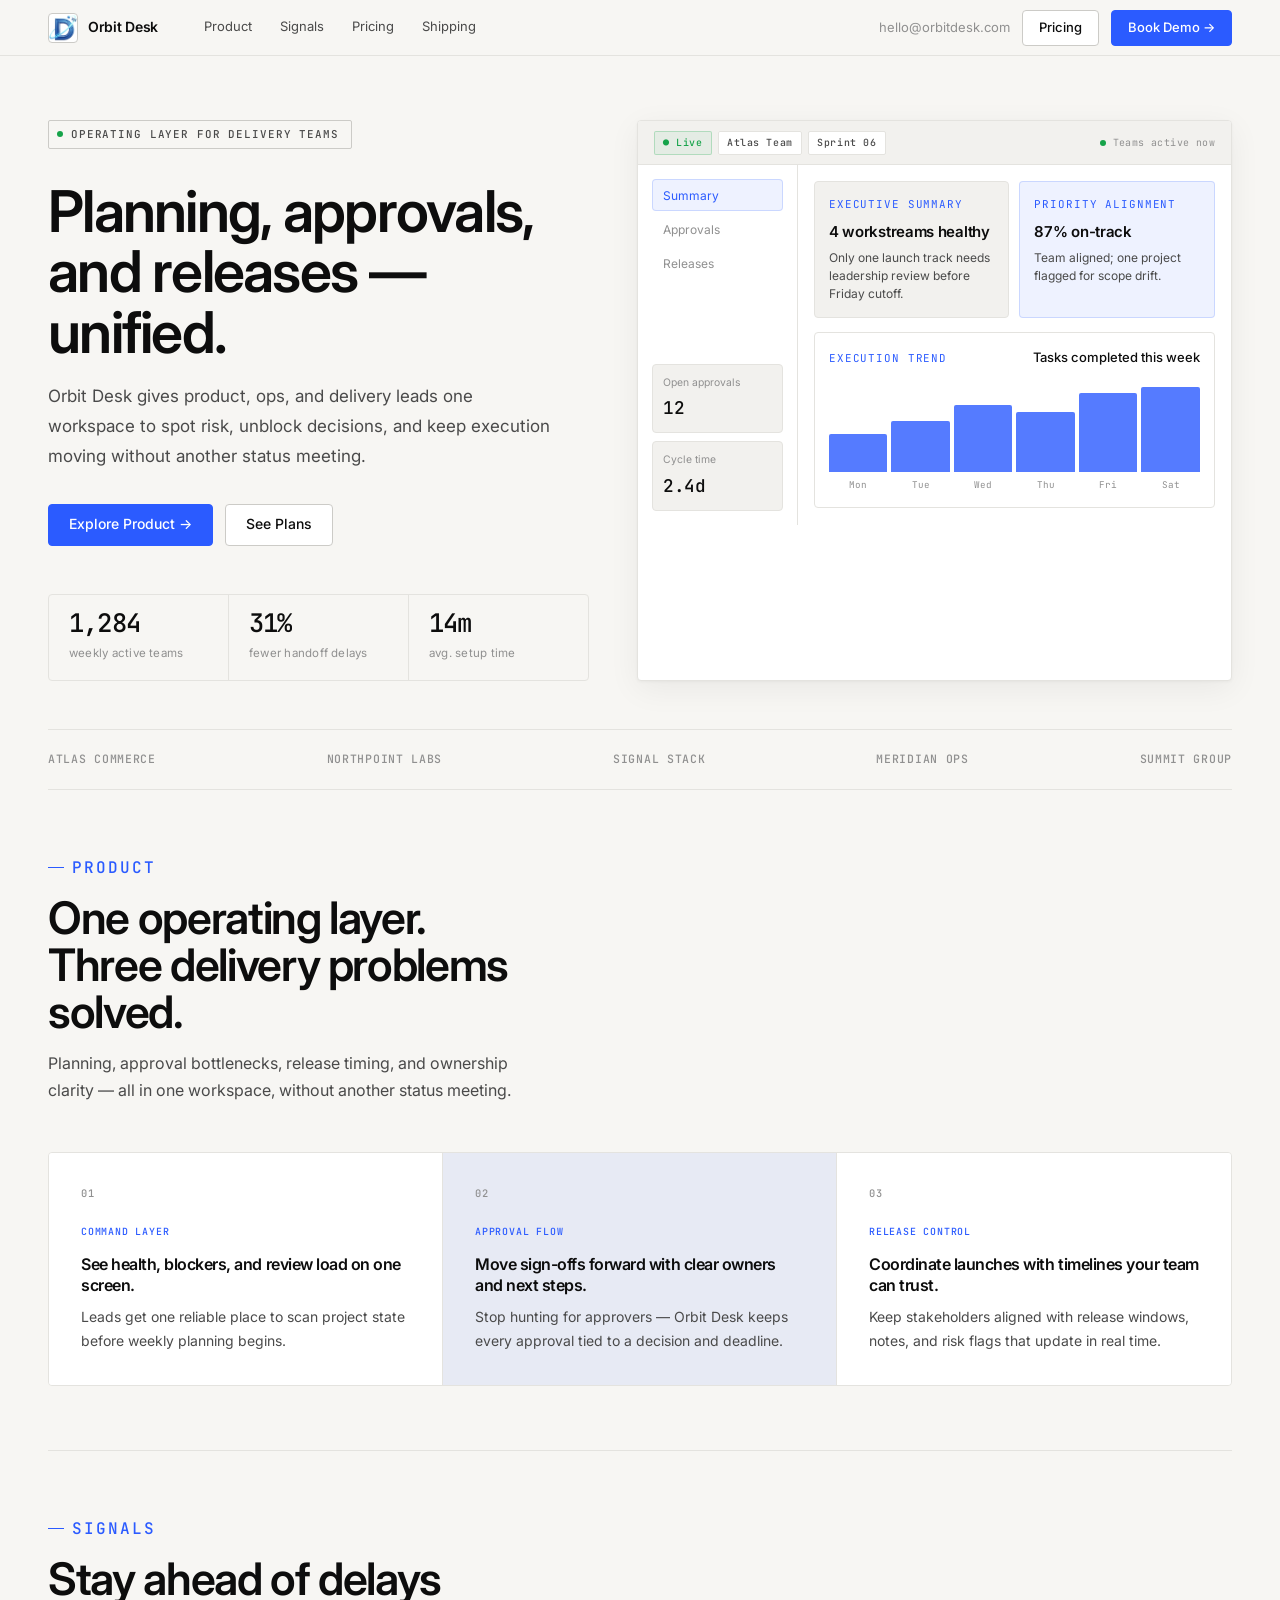
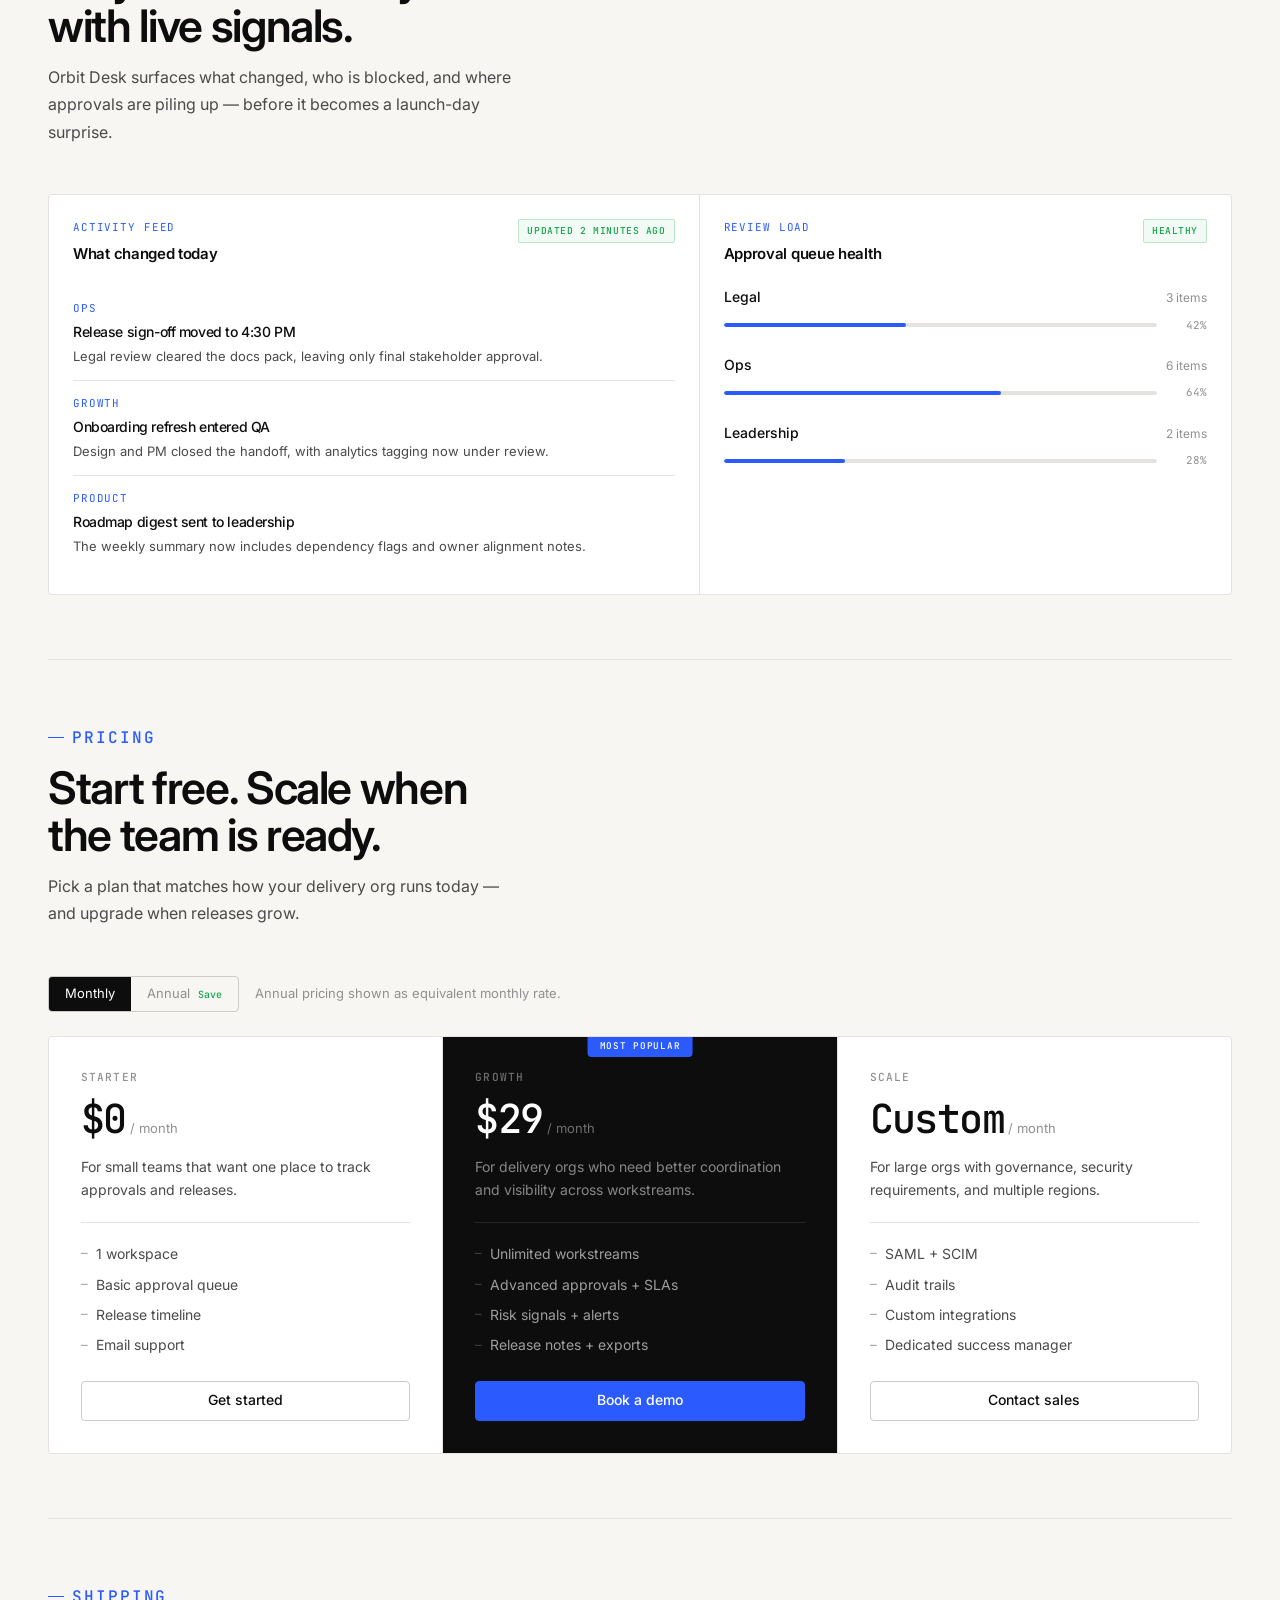
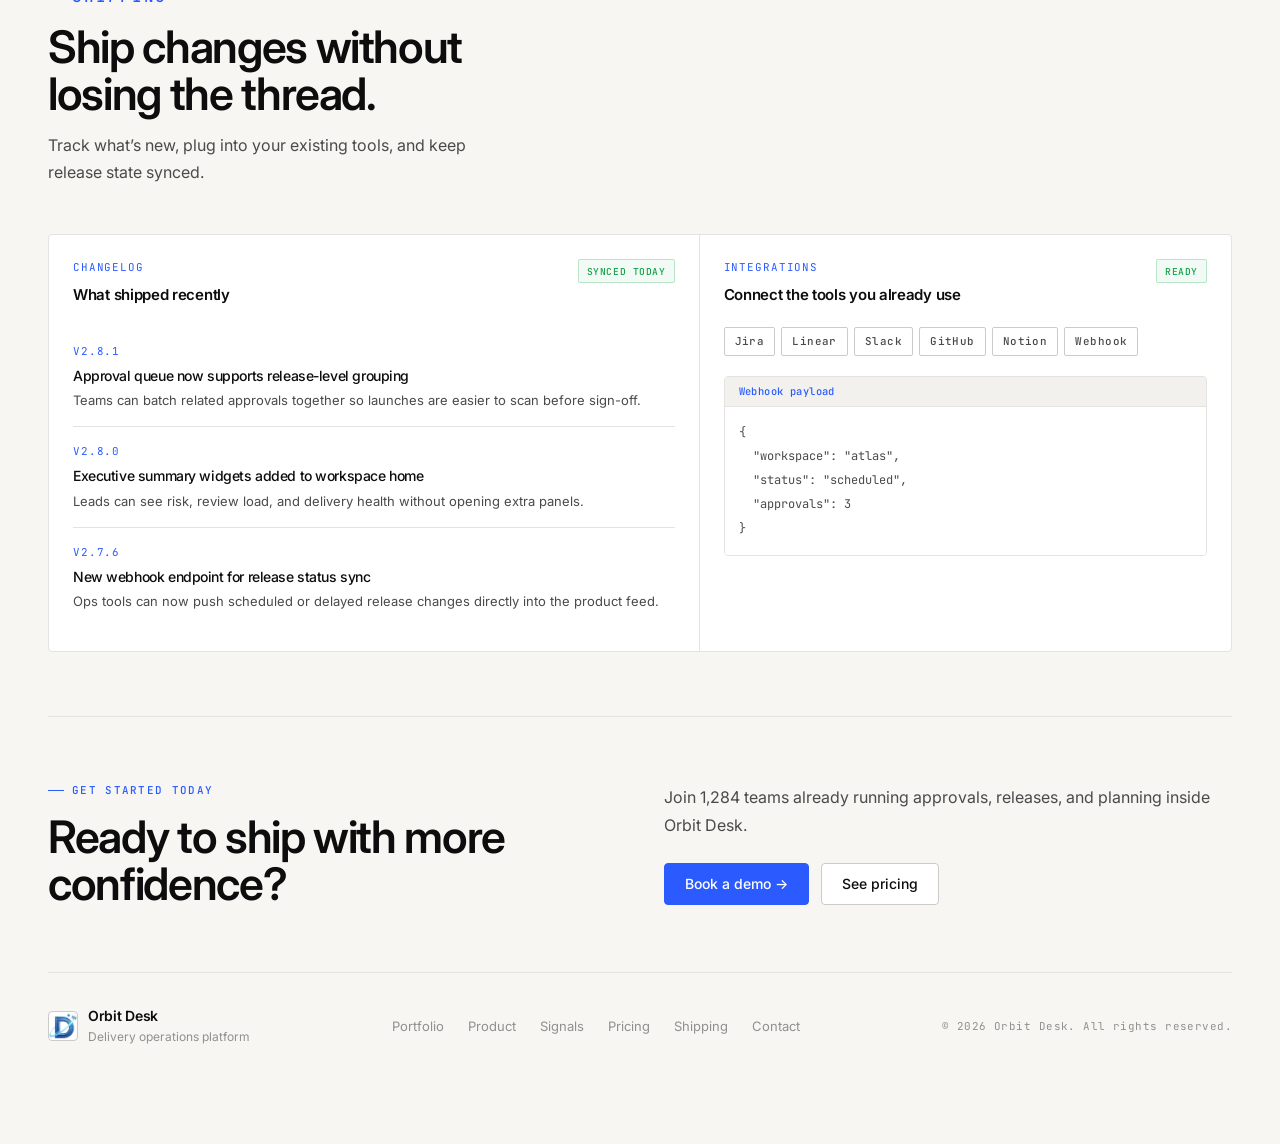
<file: project1/index.html>
<!doctype html>
<html lang="en">
<head>
  <meta charset="UTF-8">
  <meta name="viewport" content="width=device-width, initial-scale=1.0">
  <title>Orbit Desk | Delivery Operations Platform</title>
  <meta name="description" content="Orbit Desk is a delivery operations platform for planning, approvals, release coordination, and team visibility.">
  <meta name="theme-color" content="#0f172a">

  <meta property="og:type" content="website">
  <meta property="og:title" content="Orbit Desk | Delivery Operations Platform">
  <meta property="og:description" content="Planning, approvals, and releases in one operating layer.">
  <meta property="og:image" content="./images/og-image.png">
  <meta property="og:image:width" content="1200">
  <meta property="og:image:height" content="630">
  <meta property="og:image:alt" content="Orbit Desk">

  <meta name="twitter:card" content="summary_large_image">
  <meta name="twitter:title" content="Orbit Desk | Delivery Operations Platform">
  <meta name="twitter:description" content="Planning, approvals, and releases in one operating layer.">
  <meta name="twitter:image" content="./images/og-image.png">

  <script type="application/ld+json">
  {
    "@context": "https://schema.org",
    "@type": "SoftwareApplication",
    "name": "Orbit Desk",
    "description": "Delivery operations platform for planning, approvals, and releases.",
    "applicationCategory": "BusinessApplication",
    "operatingSystem": "Web",
    "offers": { "@type": "Offer", "price": "29", "priceCurrency": "USD" }
  }
  </script>

  <link rel="manifest" href="./manifest.json">
  <link rel="icon" href="./images/favicon.ico" sizes="any">
  <link rel="icon" type="image/png" sizes="32x32" href="./images/favicon-32.png">
  <link rel="icon" type="image/png" sizes="16x16" href="./images/favicon-16.png">
  <link rel="apple-touch-icon" sizes="180x180" href="./images/apple-touch-icon.png">

  <link rel="preconnect" href="https://fonts.googleapis.com">
  <link rel="preconnect" href="https://fonts.gstatic.com" crossorigin>
  <link href="https://fonts.googleapis.com/css2?family=Inter:wght@300;400;500;600&family=JetBrains+Mono:wght@400;500&display=swap" rel="stylesheet">
  <link rel="stylesheet" href="./styles.css">
</head>
<body>
  <a href="#top" class="skip-link">Skip to main content</a>

  <div class="page-shell">

    <!-- TOPBAR -->
    <header class="topbar">
      <a class="brand" href="#top" aria-label="Orbit Desk home">
        <span class="brand-mark" aria-hidden="true">
          <img class="brand-logo" src="./images/logo-design.png" width="30" height="30" alt="">
        </span>
        <span class="brand-name">Orbit Desk</span>
      </a>
      <nav class="topnav" aria-label="Primary">
        <a href="#product">Product</a>
        <a href="#signals">Signals</a>
        <a href="#pricing">Pricing</a>
        <a href="#shipping">Shipping</a>
      </nav>
      <div class="topbar-actions">
        <a class="text-link" href="mailto:hello@orbitdesk.com">hello@orbitdesk.com</a>
        <a class="btn btn-ghost" href="#pricing">Pricing</a>
        <a class="btn btn-solid" href="#product">Book Demo →</a>
      </div>
      <button class="menu-toggle" aria-label="Toggle menu" data-menu-toggle>
        <span></span><span></span><span></span>
      </button>
    </header>

    <main id="top">

      <!-- HERO -->
      <section class="hero">
        <div class="hero-left">
          <div class="hero-tag">
            <span class="tag-dot"></span>
            Operating layer for delivery teams
          </div>
          <h1>Planning, approvals, and releases — unified.</h1>
          <p class="hero-lead">Orbit Desk gives product, ops, and delivery leads one workspace to spot risk, unblock decisions, and keep execution moving without another status meeting.</p>
          <div class="hero-actions">
            <a class="btn btn-solid" href="#product">Explore Product →</a>
            <a class="btn btn-ghost" href="#pricing">See Plans</a>
          </div>
          <div class="hero-proof">
            <div class="proof-stat">
              <strong data-counter="1284">1,284</strong>
              <span>weekly active teams</span>
            </div>
            <div class="proof-stat">
              <strong data-counter="31" data-suffix="%">31%</strong>
              <span>fewer handoff delays</span>
            </div>
            <div class="proof-stat">
              <strong data-counter="14" data-suffix="m">14m</strong>
              <span>avg. setup time</span>
            </div>
          </div>
        </div>

        <div class="hero-surface">
          <div class="surface-topbar">
            <div class="surface-badges">
              <span class="s-badge s-badge-live">● Live</span>
              <span class="s-badge">Atlas Team</span>
              <span class="s-badge">Sprint 06</span>
            </div>
            <span class="surface-status">
              <span class="status-pulse"></span>
              <span data-workspace-status>Teams active now</span>
            </span>
          </div>

          <div class="surface-body">
            <div class="surface-sidebar">
              <nav class="mini-nav">
                <button class="mini-tab is-active" type="button" data-surface-view="summary">Summary</button>
                <button class="mini-tab" type="button" data-surface-view="approvals">Approvals</button>
                <button class="mini-tab" type="button" data-surface-view="releases">Releases</button>
              </nav>
              <div class="mini-stats">
                <div class="mini-stat">
                  <span>Open approvals</span>
                  <strong>12</strong>
                </div>
                <div class="mini-stat">
                  <span>Cycle time</span>
                  <strong>2.4d</strong>
                </div>
              </div>
            </div>

            <div class="surface-main">
              <section class="surface-panel is-active" data-surface-panel="summary">
                <div class="summary-row">
                  <div class="s-card">
                    <small>Executive summary</small>
                    <strong>4 workstreams healthy</strong>
                    <p>Only one launch track needs leadership review before Friday cutoff.</p>
                  </div>
                  <div class="s-card s-card-accent">
                    <small>Priority alignment</small>
                    <strong>87% on-track</strong>
                    <p>Team aligned; one project flagged for scope drift.</p>
                  </div>
                </div>
                <div class="trend-block">
                  <div class="trend-label-row">
                    <small>Execution trend</small>
                    <strong>Tasks completed this week</strong>
                  </div>
                  <div class="trend-bars" aria-hidden="true">
                    <span style="--h:42%"></span>
                    <span style="--h:56%"></span>
                    <span style="--h:74%"></span>
                    <span style="--h:66%"></span>
                    <span style="--h:88%"></span>
                    <span style="--h:94%"></span>
                  </div>
                  <div class="trend-days">
                    <span>Mon</span><span>Tue</span><span>Wed</span>
                    <span>Thu</span><span>Fri</span><span>Sat</span>
                  </div>
                </div>
              </section>

              <section class="surface-panel" data-surface-panel="approvals" hidden>
                <div class="queue-list">
                  <div class="queue-row">
                    <div>
                      <small>Legal review</small>
                      <strong>Release compliance pack</strong>
                    </div>
                    <span class="q-status q-waiting">Waiting</span>
                  </div>
                  <div class="queue-row">
                    <div>
                      <small>Ops handoff</small>
                      <strong>Billing retry workflow</strong>
                    </div>
                    <span class="q-status q-review">In review</span>
                  </div>
                  <div class="queue-row">
                    <div>
                      <small>Leadership sign-off</small>
                      <strong>Q2 roadmap digest</strong>
                    </div>
                    <span class="q-status q-ready">Ready</span>
                  </div>
                </div>
              </section>

              <section class="surface-panel" data-surface-panel="releases" hidden>
                <div class="release-list">
                  <div class="release-row">
                    <small>Scheduled</small>
                    <strong>Partner onboarding refresh</strong>
                    <p>Launches Friday with analytics and support notes already attached.</p>
                  </div>
                  <div class="release-row release-risk">
                    <small>At risk</small>
                    <strong>Webhook retry patch</strong>
                    <p>Ops is waiting on one final approval before the release window is confirmed.</p>
                  </div>
                </div>
              </section>
            </div>
          </div>
        </div>
      </section>

      <!-- LOGO BAND -->
      <div class="logo-band" aria-label="Trusted by">
        <span>Atlas Commerce</span>
        <span>Northpoint Labs</span>
        <span>Signal Stack</span>
        <span>Meridian Ops</span>
        <span>Summit Group</span>
      </div>

      <!-- PRODUCT -->
      <section id="product" class="section">
        <div class="section-head">
          <p class="eyebrow">Product</p>
          <h2>One operating layer.<br>Three delivery problems solved.</h2>
          <p>Planning, approval bottlenecks, release timing, and ownership clarity — all in one workspace, without another status meeting.</p>
        </div>
        <div class="feature-grid">
          <article class="feature-card">
            <div class="feature-index">01</div>
            <span class="feature-tag">Command Layer</span>
            <h3>See health, blockers, and review load on one screen.</h3>
            <p>Leads get one reliable place to scan project state before weekly planning begins.</p>
          </article>
          <article class="feature-card feature-card-accent">
            <div class="feature-index">02</div>
            <span class="feature-tag">Approval Flow</span>
            <h3>Move sign-offs forward with clear owners and next steps.</h3>
            <p>Stop hunting for approvers — Orbit Desk keeps every approval tied to a decision and deadline.</p>
          </article>
          <article class="feature-card">
            <div class="feature-index">03</div>
            <span class="feature-tag">Release Control</span>
            <h3>Coordinate launches with timelines your team can trust.</h3>
            <p>Keep stakeholders aligned with release windows, notes, and risk flags that update in real time.</p>
          </article>
        </div>
      </section>

      <!-- SIGNALS -->
      <section id="signals" class="section">
        <div class="section-head">
          <p class="eyebrow">Signals</p>
          <h2>Stay ahead of delays with live signals.</h2>
          <p>Orbit Desk surfaces what changed, who is blocked, and where approvals are piling up — before it becomes a launch-day surprise.</p>
        </div>

        <div class="signals-grid">
          <div class="signal-panel">
            <div class="panel-head">
              <div>
                <small>Activity feed</small>
                <strong>What changed today</strong>
              </div>
              <span class="panel-badge"><span data-activity-status>Syncing</span></span>
            </div>
            <div class="activity-list" data-activity-feed></div>
          </div>

          <div class="signal-panel">
            <div class="panel-head">
              <div>
                <small>Review load</small>
                <strong>Approval queue health</strong>
              </div>
              <span class="panel-badge">Healthy</span>
            </div>

            <div class="load-list">
              <div>
                <div class="load-meta">
                  <strong>Legal</strong>
                  <span>3 items</span>
                </div>
                <div class="meter-wrap">
                  <div class="meter"><span style="width: 42%"></span></div>
                  <span class="meter-pct">42%</span>
                </div>
              </div>
              <div>
                <div class="load-meta">
                  <strong>Ops</strong>
                  <span>6 items</span>
                </div>
                <div class="meter-wrap">
                  <div class="meter"><span style="width: 64%"></span></div>
                  <span class="meter-pct">64%</span>
                </div>
              </div>
              <div>
                <div class="load-meta">
                  <strong>Leadership</strong>
                  <span>2 items</span>
                </div>
                <div class="meter-wrap">
                  <div class="meter"><span style="width: 28%"></span></div>
                  <span class="meter-pct">28%</span>
                </div>
              </div>
            </div>
          </div>
        </div>
      </section>

      <!-- PRICING -->
      <section id="pricing" class="section">
        <div class="section-head">
          <p class="eyebrow">Pricing</p>
          <h2>Start free. Scale when the team is ready.</h2>
          <p>Pick a plan that matches how your delivery org runs today — and upgrade when releases grow.</p>
        </div>

        <div class="billing-row" aria-label="Billing period">
          <div class="billing-toggle" role="tablist" aria-label="Billing toggle">
            <button class="billing-opt is-active" type="button" data-billing="monthly" role="tab" aria-selected="true">Monthly</button>
            <button class="billing-opt" type="button" data-billing="annual" role="tab" aria-selected="false">Annual <span class="save-tag">Save</span></button>
          </div>
          <span>Annual pricing shown as equivalent monthly rate.</span>
        </div>

        <div class="pricing-grid">
          <article class="price-card">
            <div class="price-tier">Starter</div>
            <div class="price-amount">
              <strong data-price-starter>$0</strong>
              <span>/ month</span>
            </div>
            <p>For small teams that want one place to track approvals and releases.</p>
            <ul>
              <li>1 workspace</li>
              <li>Basic approval queue</li>
              <li>Release timeline</li>
              <li>Email support</li>
            </ul>
            <a class="btn btn-ghost price-btn" href="#product">Get started</a>
          </article>

          <article class="price-card price-card-featured">
            <div class="price-featured-label">Most Popular</div>
            <div class="price-tier">Growth</div>
            <div class="price-amount">
              <strong data-price-growth>$29</strong>
              <span>/ month</span>
            </div>
            <p>For delivery orgs who need better coordination and visibility across workstreams.</p>
            <ul>
              <li>Unlimited workstreams</li>
              <li>Advanced approvals + SLAs</li>
              <li>Risk signals + alerts</li>
              <li>Release notes + exports</li>
            </ul>
            <a class="btn btn-solid price-btn" href="#product">Book a demo</a>
          </article>

          <article class="price-card">
            <div class="price-tier">Scale</div>
            <div class="price-amount">
              <strong data-price-scale>Custom</strong>
              <span>/ month</span>
            </div>
            <p>For large orgs with governance, security requirements, and multiple regions.</p>
            <ul>
              <li>SAML + SCIM</li>
              <li>Audit trails</li>
              <li>Custom integrations</li>
              <li>Dedicated success manager</li>
            </ul>
            <a class="btn btn-ghost price-btn" href="mailto:hello@orbitdesk.com">Contact sales</a>
          </article>
        </div>
      </section>

      <!-- SHIPPING -->
      <section id="shipping" class="section">
        <div class="section-head">
          <p class="eyebrow">Shipping</p>
          <h2>Ship changes without losing the thread.</h2>
          <p>Track what’s new, plug into your existing tools, and keep release state synced.</p>
        </div>

        <div class="shipping-grid">
          <div class="shipping-panel">
            <div class="panel-head">
              <div>
                <small>Changelog</small>
                <strong>What shipped recently</strong>
              </div>
              <span class="panel-badge"><span data-changelog-status>Syncing</span></span>
            </div>
            <div class="changelog-list" data-changelog-feed></div>
          </div>

          <div class="shipping-panel">
            <div class="panel-head">
              <div>
                <small>Integrations</small>
                <strong>Connect the tools you already use</strong>
              </div>
              <span class="panel-badge">Ready</span>
            </div>

            <div class="integration-grid" aria-label="Integration tags">
              <span>Jira</span>
              <span>Linear</span>
              <span>Slack</span>
              <span>GitHub</span>
              <span>Notion</span>
              <span>Webhook</span>
            </div>

            <div class="code-block" aria-label="Example payload">
              <div class="code-label">Webhook payload</div>
              <pre><code>{
  "workspace": "atlas",
  "status": "scheduled",
  "approvals": 3
}</code></pre>
            </div>
          </div>
        </div>
      </section>

      <!-- CTA BAND -->
      <section class="cta-band">
        <div class="cta-left">
          <p class="eyebrow">Get started today</p>
          <h2>Ready to ship with more confidence?</h2>
        </div>
        <div class="cta-right">
          <p>Join 1,284 teams already running approvals, releases, and planning inside Orbit Desk.</p>
          <div class="cta-actions">
            <a class="btn btn-solid" href="#product">Book a demo →</a>
            <a class="btn btn-ghost" href="#pricing">See pricing</a>
          </div>
        </div>
      </section>

    </main>

    <!-- FOOTER -->
    <footer class="site-footer">
      <div class="footer-brand">
        <span class="brand-mark" aria-hidden="true">
          <img class="brand-logo" src="./images/logo-design.png" width="30" height="30" alt="">
        </span>
        <div>
          <strong>Orbit Desk</strong>
          <p>Delivery operations platform</p>
        </div>
      </div>
      <nav class="footer-links" aria-label="Footer">
        <a href="../">Portfolio</a>
        <a href="#product">Product</a>
        <a href="#signals">Signals</a>
        <a href="#pricing">Pricing</a>
        <a href="#shipping">Shipping</a>
        <a href="mailto:hello@orbitdesk.com">Contact</a>
      </nav>
      <p class="footer-copy">&copy; <span data-year></span> Orbit Desk. All rights reserved.</p>
    </footer>

  </div><!-- /page-shell -->

  <script src="./main.js" defer></script>
  <script>
    // Mobile menu
    const menuToggle = document.querySelector('[data-menu-toggle]');
    const topnav = document.querySelector('.topnav');
    if (menuToggle && topnav) {
      menuToggle.addEventListener('click', () => {
        const open = topnav.classList.toggle('is-open');
        menuToggle.classList.toggle('is-open', open);
        menuToggle.setAttribute('aria-expanded', open);
      });
    }
  </script>
</body>
</html>
</file>
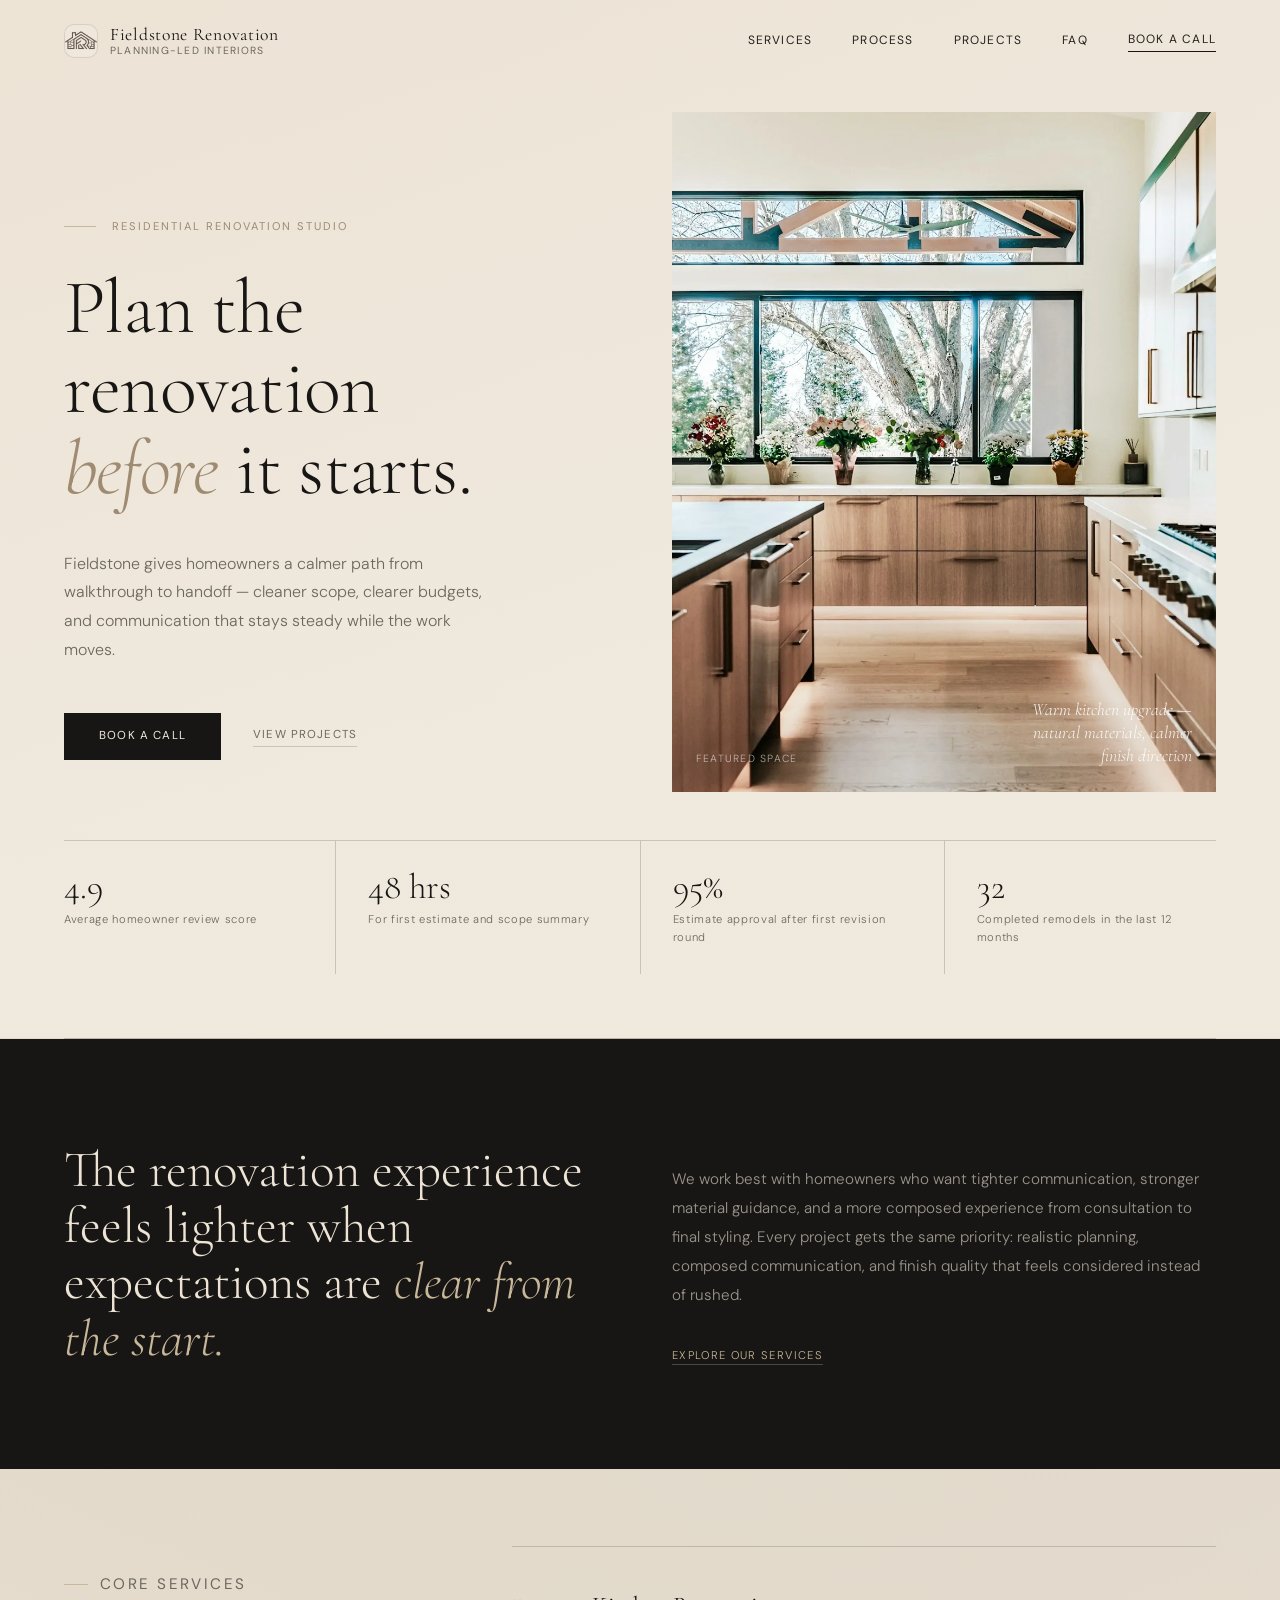
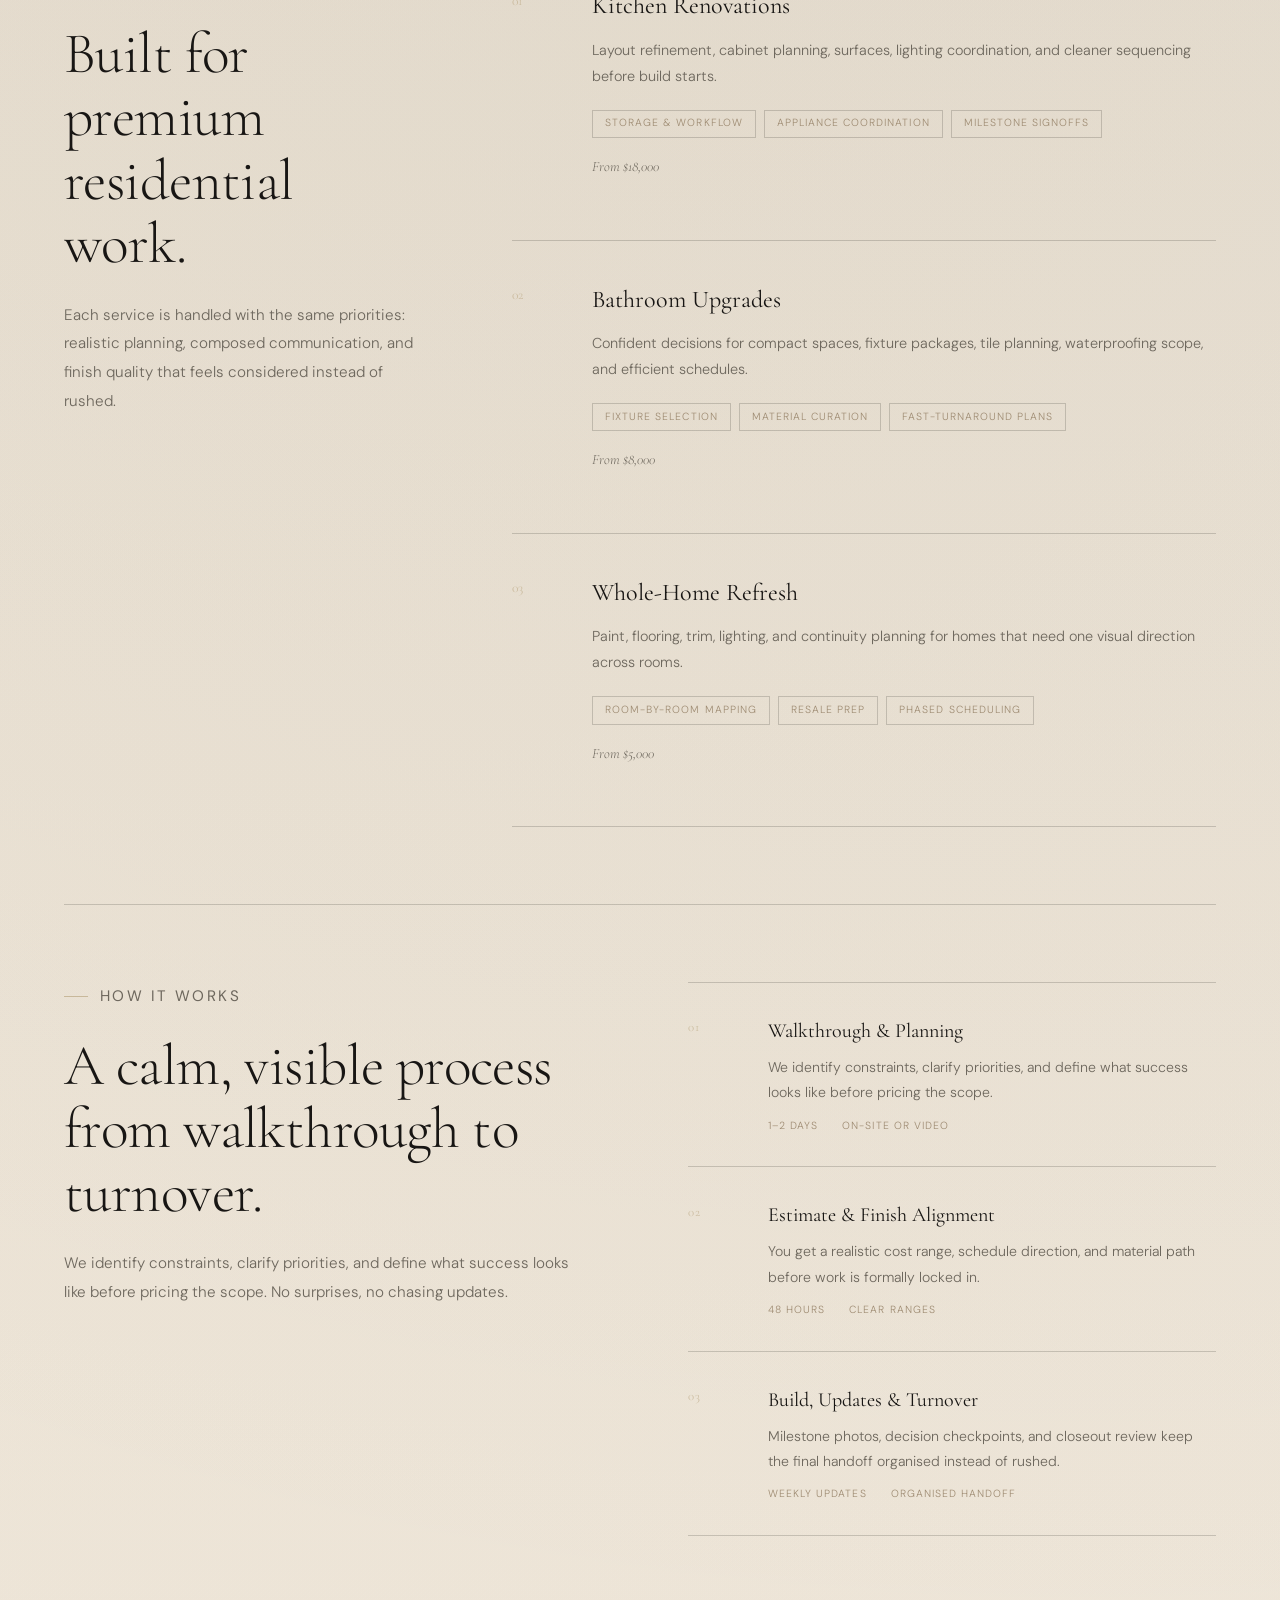
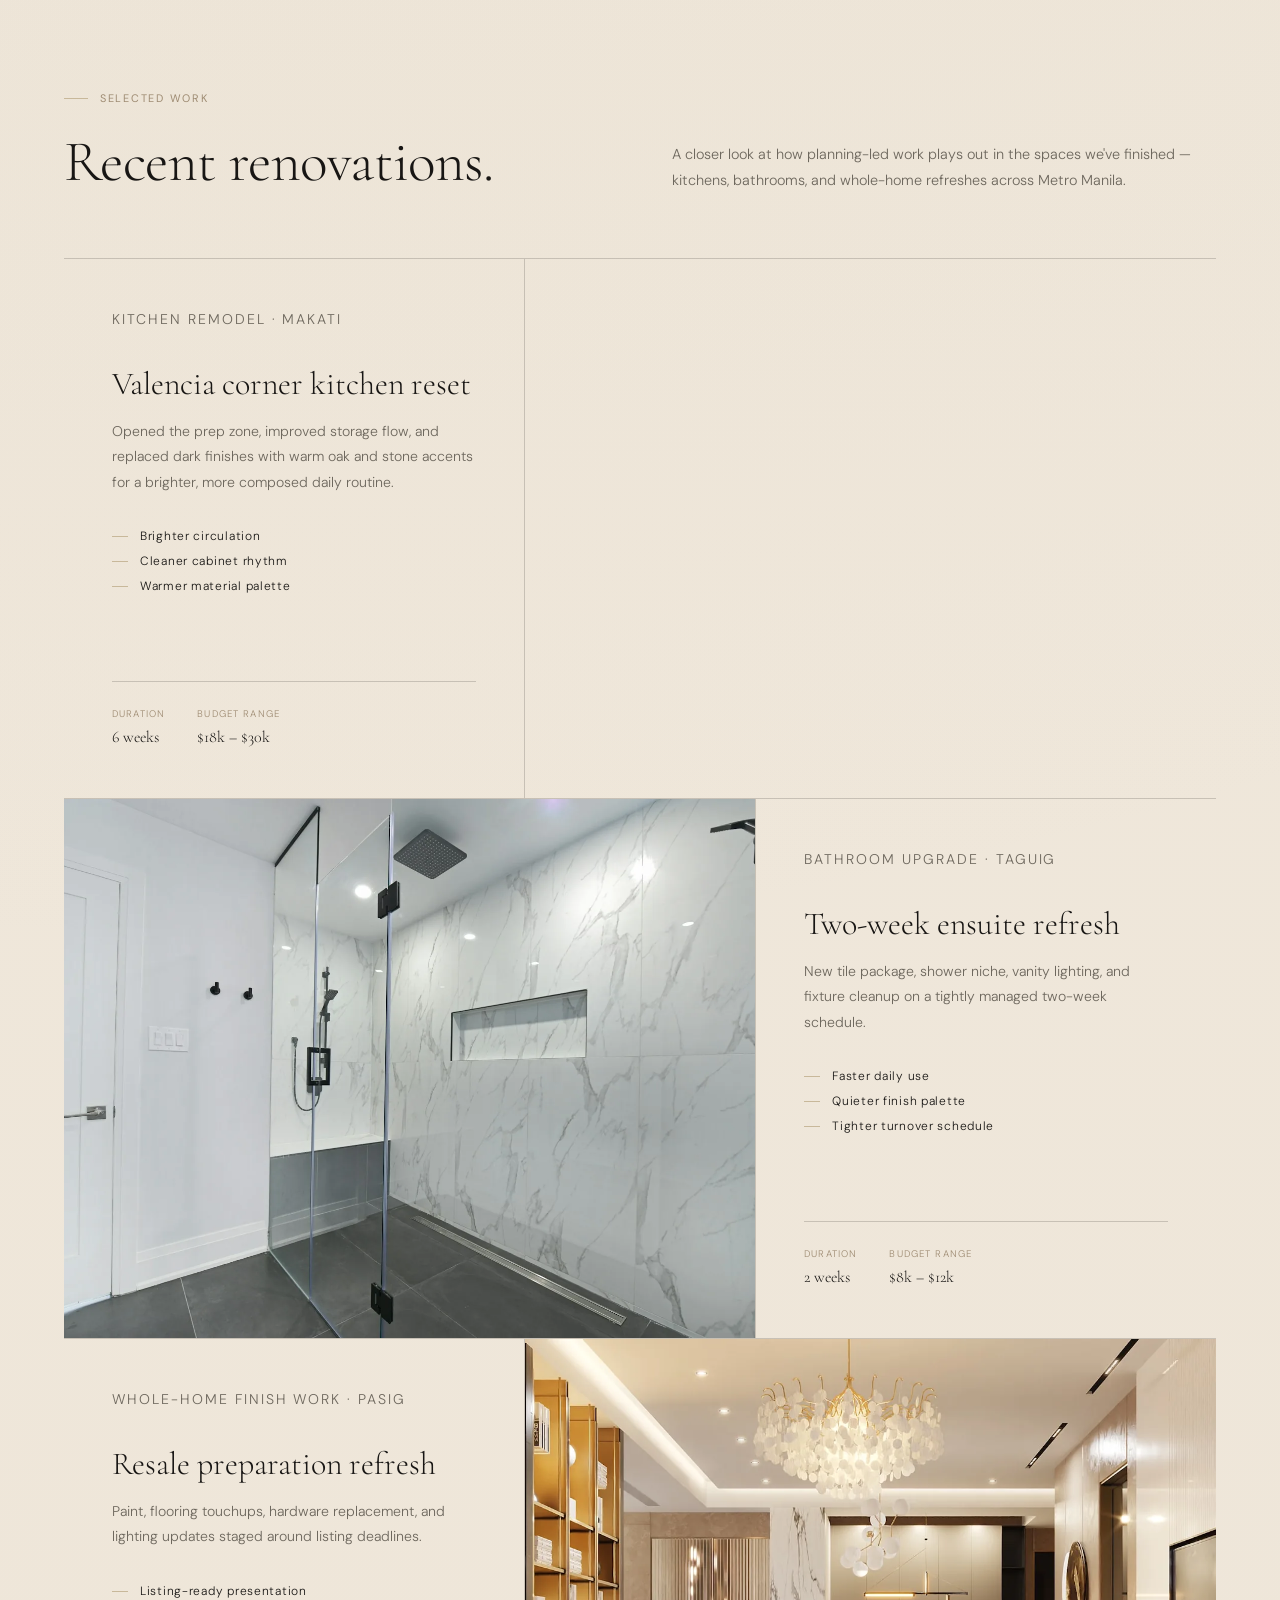
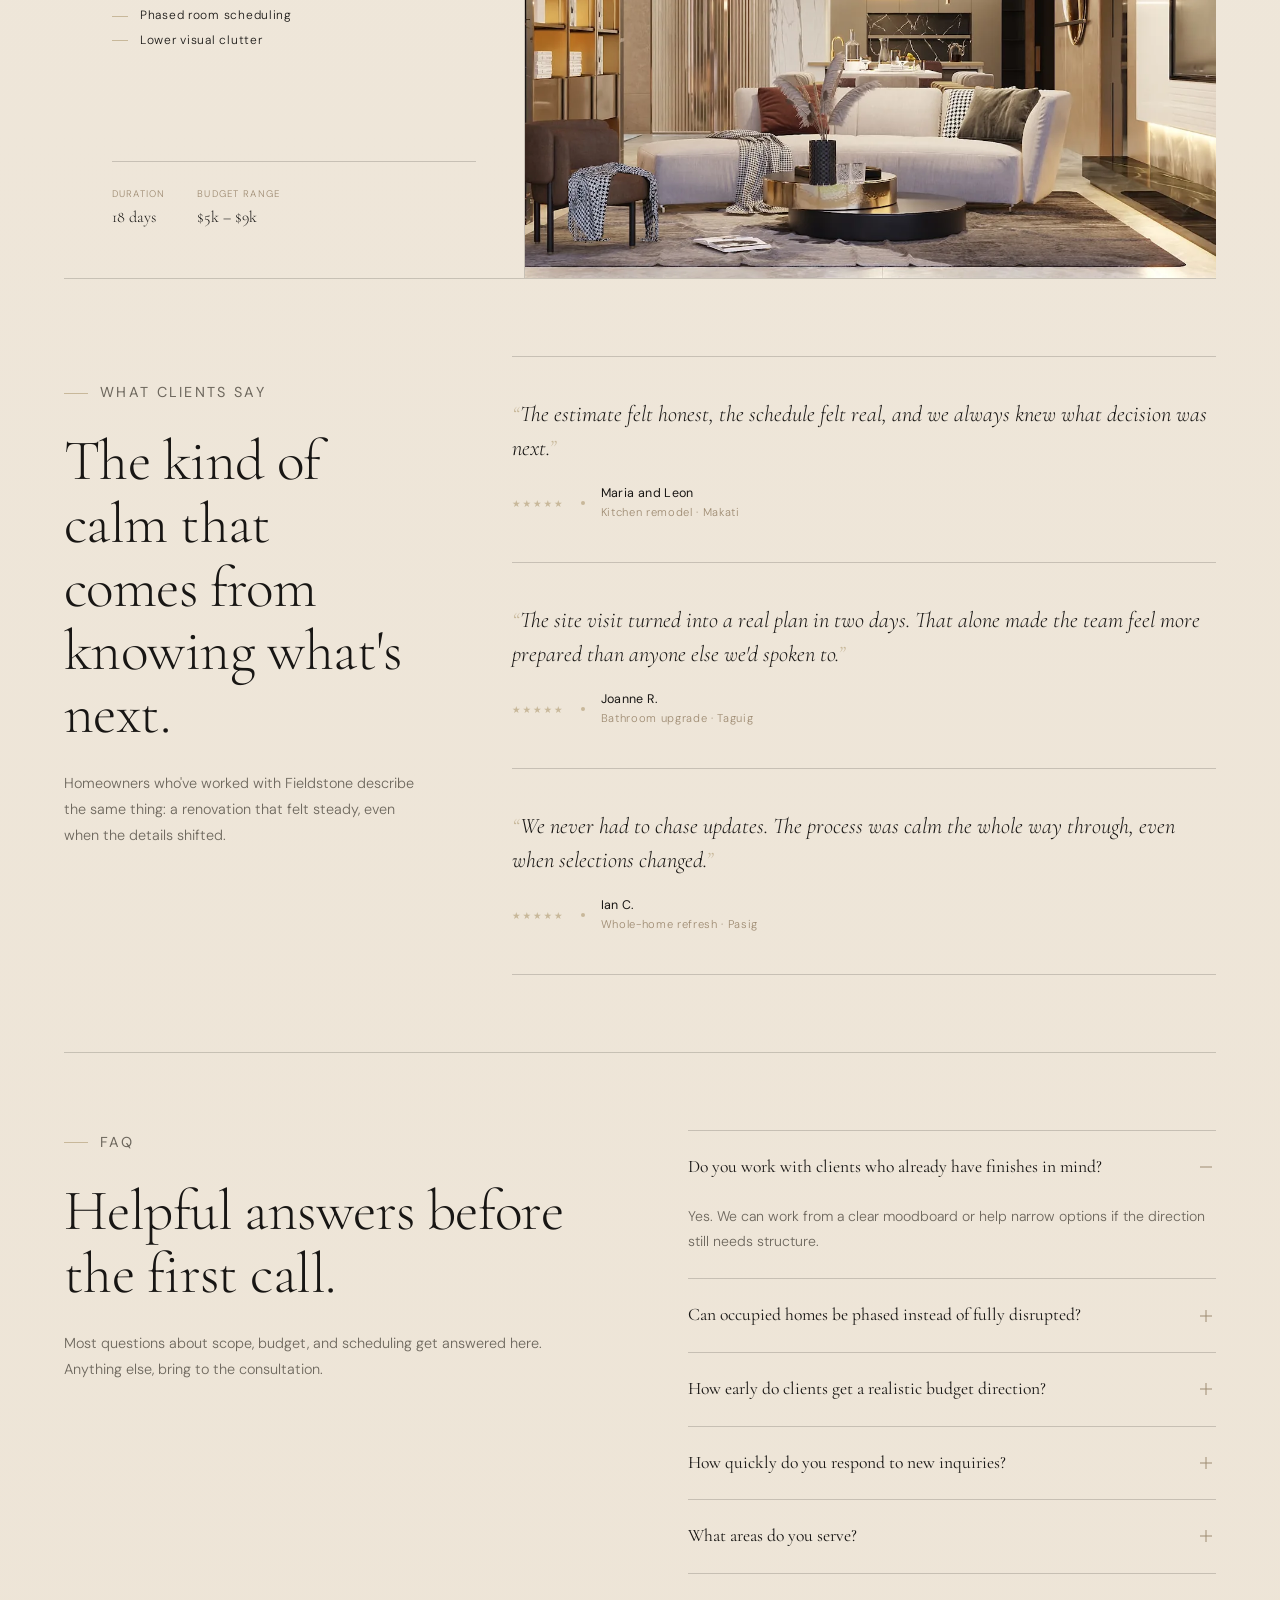
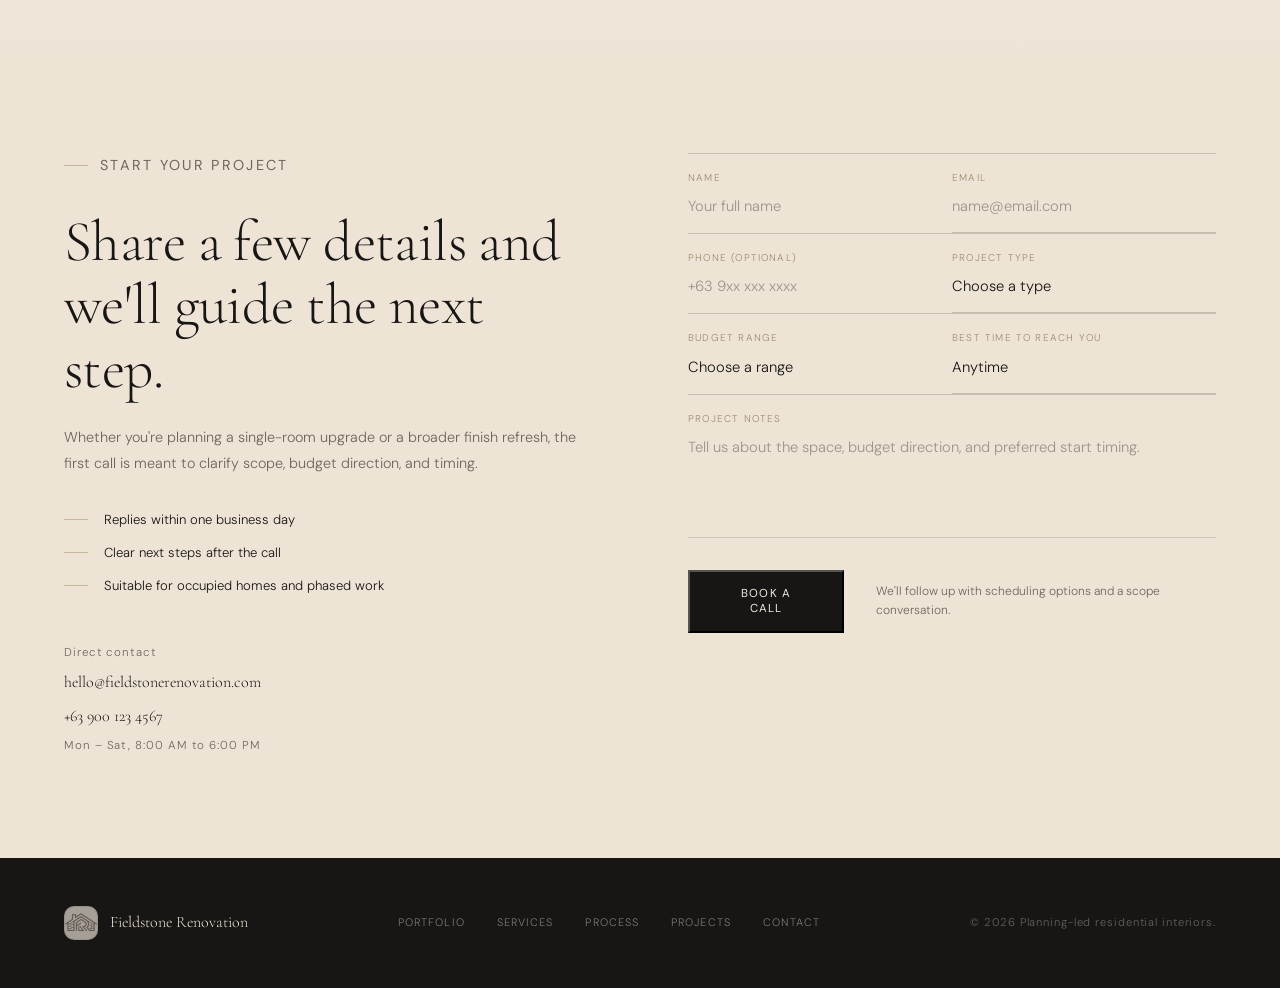
<file: project3/index.html>
<!doctype html>
<html lang="en">
<head>
  <meta charset="UTF-8">
  <meta name="viewport" content="width=device-width, initial-scale=1.0">
  <title>Fieldstone Renovation | Premium Renovation Planning</title>
  <meta name="description" content="Fieldstone Renovation helps homeowners plan and complete kitchen, bath, and whole-home renovations with clear pricing, thoughtful scheduling, and premium finish coordination.">
  <meta name="theme-color" content="#181614">

  <meta property="og:type" content="website">
  <meta property="og:title" content="Fieldstone Renovation | Premium Renovation Planning">
  <meta property="og:description" content="Planning-led kitchen, bath, and whole-home renovations with clear scope, calm communication, and premium finish coordination.">
  <meta property="og:image" content="./images/og-image.png">
  <meta property="og:image:width" content="1200">
  <meta property="og:image:height" content="630">
  <meta property="og:image:alt" content="Fieldstone Renovation">

  <meta name="twitter:card" content="summary_large_image">
  <meta name="twitter:title" content="Fieldstone Renovation | Premium Renovation Planning">
  <meta name="twitter:description" content="Planning-led kitchen, bath, and whole-home renovations with clear scope, calm communication, and premium finish coordination.">
  <meta name="twitter:image" content="./images/og-image.png">

  <link rel="manifest" href="./manifest.json">
  <link rel="icon" href="./images/favicon.ico" sizes="any">
  <link rel="icon" type="image/png" sizes="32x32" href="./images/favicon-32.png">
  <link rel="icon" type="image/png" sizes="16x16" href="./images/favicon-16.png">
  <link rel="apple-touch-icon" sizes="180x180" href="./images/apple-touch-icon.png">
  <link rel="preconnect" href="https://fonts.googleapis.com">
  <link rel="preconnect" href="https://fonts.gstatic.com" crossorigin>
  <link href="https://fonts.googleapis.com/css2?family=Cormorant+Garamond:ital,wght@0,300;0,400;0,500;1,300;1,400&family=DM+Sans:wght@300;400;500&display=swap" rel="stylesheet">
  <style>
    *, *::before, *::after { box-sizing: border-box; margin: 0; padding: 0; }

    :root {
      --cream: #EDE4D6;
      --warm-white: #F1EADF;
      --stone: #C8B89A;
      --stone-dark: #9E8B72;
      --charcoal: #181614;
      --ink: #24211D;
      --mid: #6D675D;
      --rule: rgba(24,22,20,0.18);
      --rule-light: rgba(24,22,20,0.11);

      --serif: 'Cormorant Garamond', Georgia, serif;
      --sans: 'DM Sans', system-ui, sans-serif;

      --gap: clamp(3rem, 6vw, 6rem);
      --page: clamp(1.5rem, 5vw, 5rem);
    }

    html { scroll-behavior: smooth; font-size: 16px; }

    body {
      background:
        radial-gradient(circle at 18% 8%, rgba(200,184,154,0.22), transparent 52%),
        radial-gradient(circle at 84% 0%, rgba(24,22,20,0.08), transparent 44%),
        linear-gradient(180deg, var(--warm-white), var(--cream));
      color: var(--charcoal);
      font-family: var(--sans);
      font-weight: 300;
      line-height: 1.6;
      overflow-x: hidden;
      -webkit-font-smoothing: antialiased;
    }

    /* ── TOPBAR ── */
    .topbar {
      position: fixed;
      top: 0; left: 0; right: 0;
      z-index: 100;
      display: flex;
      align-items: center;
      justify-content: space-between;
      padding: 1.5rem var(--page);
      background: transparent;
      mix-blend-mode: normal;
      transition: background 0.4s, padding 0.4s;
    }
    .topbar.scrolled {
      background: rgba(241,234,223,0.92);
      backdrop-filter: blur(12px);
      padding: 1rem var(--page);
      border-bottom: 1px solid var(--rule);
    }
    .brand {
      display: flex;
      align-items: center;
      gap: 0.75rem;
      font-family: var(--serif);
      font-weight: 400;
      font-size: 1.1rem;
      letter-spacing: 0.04em;
      color: var(--charcoal);
      text-decoration: none;
    }
    .brand-mark {
      width: 34px;
      height: 34px;
      border-radius: 10px;
      overflow: hidden;
      border: 1px solid var(--rule-light);
      background: rgba(241,234,223,0.65);
      display: inline-flex;
      align-items: center;
      justify-content: center;
      flex-shrink: 0;
    }
    .brand-logo { width: 100%; height: 100%; object-fit: contain; display: block; }
    .brand-wordmark { display: flex; flex-direction: column; line-height: 1.1; }
    .brand-name { display: block; }
    .brand-tagline {
      display: block;
      font-family: var(--sans);
      font-size: 0.65rem;
      font-weight: 400;
      letter-spacing: 0.12em;
      text-transform: uppercase;
      color: var(--mid);
      margin-top: 1px;
    }
    .topnav {
      display: flex;
      align-items: center;
      gap: 2.5rem;
    }
    .topnav a {
      font-family: var(--sans);
      font-size: 0.75rem;
      font-weight: 400;
      letter-spacing: 0.1em;
      text-transform: uppercase;
      color: var(--ink);
      text-decoration: none;
      transition: color 0.2s;
    }
    .topnav a:hover { color: var(--stone-dark); }
    .topnav .nav-cta {
      border-bottom: 1px solid var(--charcoal);
      padding-bottom: 1px;
    }
    .menu-toggle {
      display: none;
      flex-direction: column;
      gap: 5px;
      background: none;
      border: none;
      cursor: pointer;
      padding: 4px;
    }
    .menu-toggle span {
      display: block;
      width: 22px;
      height: 1px;
      background: var(--charcoal);
      transition: transform 0.3s, opacity 0.3s;
    }
    .menu-toggle.open span:nth-child(1) { transform: translateY(6px) rotate(45deg); }
    .menu-toggle.open span:nth-child(2) { opacity: 0; }
    .menu-toggle.open span:nth-child(3) { transform: translateY(-6px) rotate(-45deg); }

    /* ── HERO ── */
    .hero {
      min-height: 100svh;
      display: grid;
      grid-template-rows: 1fr auto;
      padding: 0 var(--page);
      padding-top: 7rem;
      padding-bottom: 4rem;
      position: relative;
    }
    .hero::before {
      content: '';
      position: absolute;
      inset: 0;
      background: linear-gradient(160deg, rgba(237,228,214,0.94) 0%, rgba(241,234,223,0.92) 60%);
      z-index: -1;
    }
    .hero-inner {
      display: grid;
      grid-template-columns: 1fr 1fr;
      gap: 4rem;
      align-items: end;
    }
    .hero-left { padding-bottom: 2rem; }
    .hero-eyebrow {
      font-family: var(--sans);
      font-size: 0.7rem;
      font-weight: 400;
      letter-spacing: 0.18em;
      text-transform: uppercase;
      color: var(--stone-dark);
      margin-bottom: 2rem;
      display: flex;
      align-items: center;
      gap: 1rem;
    }
    .hero-eyebrow::before {
      content: '';
      display: block;
      width: 32px;
      height: 1px;
      background: var(--stone);
    }
    .hero h1 {
      font-family: var(--serif);
      font-size: clamp(3rem, 6vw, 5.5rem);
      font-weight: 300;
      line-height: 1.05;
      letter-spacing: -0.01em;
      color: var(--charcoal);
      margin-bottom: 2.5rem;
    }
    .hero h1 em {
      font-style: italic;
      color: var(--stone-dark);
    }
    .hero-text {
      font-size: 1rem;
      line-height: 1.8;
      color: var(--mid);
      max-width: 40ch;
      margin-bottom: 3rem;
    }
    .hero-actions {
      display: flex;
      align-items: center;
      gap: 2rem;
    }
    .btn-primary {
      display: inline-block;
      padding: 0.9rem 2.2rem;
      background: var(--charcoal);
      color: var(--warm-white);
      font-family: var(--sans);
      font-size: 0.72rem;
      font-weight: 400;
      letter-spacing: 0.1em;
      text-transform: uppercase;
      text-decoration: none;
      transition: background 0.25s, transform 0.2s;
    }
    .btn-primary:hover { background: var(--ink); transform: translateY(-1px); }
    .btn-ghost {
      font-family: var(--sans);
      font-size: 0.72rem;
      font-weight: 400;
      letter-spacing: 0.1em;
      text-transform: uppercase;
      color: var(--mid);
      text-decoration: none;
      border-bottom: 1px solid var(--rule);
      padding-bottom: 2px;
      transition: color 0.2s, border-color 0.2s;
    }
    .btn-ghost:hover { color: var(--charcoal); border-color: var(--charcoal); }

    .hero-right {
      position: relative;
      display: flex;
      flex-direction: column;
      justify-content: flex-end;
      gap: 0;
    }
    .hero-image-wrap {
      position: relative;
      aspect-ratio: 4/5;
      overflow: hidden;
    }
    .hero-image-wrap img {
      width: 100%;
      height: 100%;
      object-fit: cover;
      display: block;
      transform: scale(1.02);
      transition: transform 8s ease;
    }
    .hero-image-wrap:hover img { transform: scale(1); }
    .hero-image-caption {
      position: absolute;
      bottom: 1.5rem;
      left: 1.5rem;
      right: 1.5rem;
      display: flex;
      justify-content: space-between;
      align-items: flex-end;
    }
    .hero-caption-label {
      font-size: 0.65rem;
      letter-spacing: 0.12em;
      text-transform: uppercase;
      color: rgba(255,255,255,0.6);
    }
    .hero-caption-desc {
      font-family: var(--serif);
      font-size: 1.1rem;
      font-style: italic;
      color: rgba(255,255,255,0.9);
      text-align: right;
      max-width: 22ch;
      line-height: 1.3;
    }
    .hero-metrics-row {
      display: flex;
      gap: 0;
      border-top: 1px solid var(--rule);
      margin-top: 3rem;
      grid-column: 1 / -1;
    }
    .hero-metric {
      flex: 1;
      padding: 1.75rem 0;
      border-right: 1px solid var(--rule);
    }
    .hero-metric:last-child { border-right: none; padding-left: 2rem; }
    .hero-metric:first-child { padding-right: 2rem; }
    .hero-metric:not(:first-child):not(:last-child) { padding: 1.75rem 2rem; }
    .metric-num {
      font-family: var(--serif);
      font-size: 2.2rem;
      font-weight: 300;
      color: var(--charcoal);
      line-height: 1;
      margin-bottom: 0.4rem;
    }
    .metric-label {
      font-size: 0.7rem;
      letter-spacing: 0.06em;
      color: var(--mid);
    }

    /* ── HORIZONTAL RULE ── */
    .divider {
      height: 1px;
      background: var(--rule);
      margin: 0 var(--page);
    }

    /* ── SECTION BASE ── */
    section { padding: var(--gap) var(--page); }
    .eyebrow {
      font-size: 0.68rem;
      font-weight: 400;
      letter-spacing: 0.16em;
      text-transform: uppercase;
      color: var(--stone-dark);
      margin-bottom: 1.5rem;
      display: flex;
      align-items: center;
      gap: 0.75rem;
    }
    .eyebrow::before {
      content: '';
      display: inline-block;
      width: 24px;
      height: 1px;
      background: var(--stone);
    }
    h2.display {
      font-family: var(--serif);
      font-weight: 300;
      font-size: clamp(2.2rem, 4.5vw, 3.8rem);
      line-height: 1.1;
      letter-spacing: -0.01em;
      color: var(--charcoal);
    }
    h2.display em { font-style: italic; color: var(--stone-dark); }

    /* ── STATEMENT BAND ── */
    .statement {
      padding: clamp(4rem,8vw,8rem) var(--page);
      background: var(--charcoal);
      display: grid;
      grid-template-columns: 1fr 1fr;
      gap: 4rem;
      align-items: end;
    }
    .statement-headline {
      font-family: var(--serif);
      font-size: clamp(2rem, 4vw, 3.5rem);
      font-weight: 300;
      line-height: 1.1;
      color: var(--cream);
    }
    .statement-headline em { font-style: italic; color: var(--stone); }
    .statement-body {
      font-size: 0.95rem;
      line-height: 1.9;
      color: rgba(237,228,214,0.62);
      margin-bottom: 2rem;
    }
    .statement-link {
      font-size: 0.7rem;
      letter-spacing: 0.12em;
      text-transform: uppercase;
      color: var(--stone);
      text-decoration: none;
      border-bottom: 1px solid rgba(200,184,154,0.3);
      padding-bottom: 2px;
      transition: border-color 0.2s;
    }
    .statement-link:hover { border-color: var(--stone); }

    /* ── SERVICES ── */
    .services-layout {
      display: grid;
      grid-template-columns: 1fr 2fr;
      gap: 6rem;
      align-items: start;
    }
    .services-intro { position: sticky; top: 7rem; }
    .services-intro p {
      font-size: 0.95rem;
      line-height: 1.9;
      color: var(--mid);
      margin-top: 1.5rem;
    }
    .services-list { display: flex; flex-direction: column; }
    .service-item {
      display: grid;
      grid-template-columns: 3rem 1fr;
      gap: 2rem;
      padding: 2.5rem 0;
      border-top: 1px solid var(--rule);
      transition: background 0.3s;
    }
    .service-item:last-child { border-bottom: 1px solid var(--rule); }
    .service-num {
      font-family: var(--serif);
      font-size: 0.85rem;
      color: var(--stone);
      padding-top: 0.2rem;
    }
    .service-content h3 {
      font-family: var(--serif);
      font-size: 1.5rem;
      font-weight: 400;
      color: var(--charcoal);
      margin-bottom: 0.75rem;
    }
    .service-content p {
      font-size: 0.9rem;
      line-height: 1.8;
      color: var(--mid);
      margin-bottom: 1.25rem;
    }
    .service-tags {
      display: flex;
      flex-wrap: wrap;
      gap: 0.5rem;
    }
    .service-tag {
      font-size: 0.65rem;
      letter-spacing: 0.1em;
      text-transform: uppercase;
      color: var(--stone-dark);
      border: 1px solid var(--rule);
      padding: 0.3rem 0.75rem;
    }
    .service-budget {
      font-family: var(--serif);
      font-size: 1.1rem;
      font-style: italic;
      color: var(--stone-dark);
      margin-top: 1rem;
    }

    /* ── PROCESS ── */
    .process-layout {
      display: grid;
      grid-template-columns: 1fr 1fr;
      gap: 6rem;
      align-items: start;
    }
    .process-intro h2 { margin-bottom: 1.5rem; }
    .process-intro p {
      font-size: 0.95rem;
      line-height: 1.9;
      color: var(--mid);
    }
    .process-steps { display: flex; flex-direction: column; gap: 0; }
    .process-step {
      display: grid;
      grid-template-columns: 3.5rem 1fr;
      gap: 1.5rem;
      padding: 2rem 0;
      border-top: 1px solid var(--rule);
    }
    .process-step:last-child { border-bottom: 1px solid var(--rule); }
    .step-index {
      font-family: var(--serif);
      font-size: 0.8rem;
      color: var(--stone);
      letter-spacing: 0.06em;
      padding-top: 0.15rem;
    }
    .step-body h3 {
      font-family: var(--serif);
      font-size: 1.25rem;
      font-weight: 400;
      color: var(--charcoal);
      margin-bottom: 0.5rem;
    }
    .step-body p { font-size: 0.88rem; line-height: 1.8; color: var(--mid); }
    .step-meta {
      display: flex;
      gap: 1.5rem;
      margin-top: 0.75rem;
    }
    .step-meta span {
      font-size: 0.65rem;
      letter-spacing: 0.1em;
      text-transform: uppercase;
      color: var(--stone-dark);
    }

    /* ── PROJECTS ── */
    #projects { padding-bottom: 0; }
    .projects-header {
      display: grid;
      grid-template-columns: 1fr 1fr;
      gap: 4rem;
      align-items: end;
      margin-bottom: 4rem;
    }
    .projects-subtext {
      font-size: 0.9rem;
      line-height: 1.8;
      color: var(--mid);
    }
    .project-full {
      display: grid;
      grid-template-columns: 3fr 2fr;
      min-height: 60vh;
      border-top: 1px solid var(--rule);
    }
    .project-full:nth-child(even) { grid-template-columns: 2fr 3fr; }
    .project-full:nth-child(even) .project-image { order: 2; }
    .project-full:nth-child(even) .project-info  { order: 1; }
    .project-image {
      position: relative;
      overflow: hidden;
      min-height: 400px;
    }
    .project-image img {
      width: 100%; height: 100%;
      object-fit: cover;
      display: block;
      transition: transform 0.8s ease;
    }
    .project-full:hover .project-image img { transform: scale(1.03); }
    .project-info {
      padding: 3rem;
      display: flex;
      flex-direction: column;
      justify-content: space-between;
      border-left: 1px solid var(--rule);
    }
    .project-full:nth-child(even) .project-info {
      border-left: none;
      border-right: 1px solid var(--rule);
    }
    .project-type-label {
      font-size: 0.65rem;
      letter-spacing: 0.14em;
      text-transform: uppercase;
      color: var(--stone-dark);
      margin-bottom: 1rem;
    }
    .project-info h3 {
      font-family: var(--serif);
      font-size: clamp(1.5rem, 2.5vw, 2rem);
      font-weight: 300;
      line-height: 1.2;
      color: var(--charcoal);
      margin-bottom: 1rem;
    }
    .project-info p {
      font-size: 0.88rem;
      line-height: 1.8;
      color: var(--mid);
      flex-grow: 1;
      margin-bottom: 2rem;
    }
    .project-outcomes-list {
      display: flex;
      flex-direction: column;
      gap: 0.35rem;
      margin-bottom: 2rem;
    }
    .project-outcome {
      font-size: 0.75rem;
      letter-spacing: 0.06em;
      color: var(--charcoal);
      display: flex;
      align-items: center;
      gap: 0.75rem;
    }
    .project-outcome::before {
      content: '';
      width: 16px;
      height: 1px;
      background: var(--stone);
      flex-shrink: 0;
    }
    .project-meta-line {
      display: flex;
      gap: 2rem;
      padding-top: 1.5rem;
      border-top: 1px solid var(--rule);
    }
    .project-meta-item { display: flex; flex-direction: column; gap: 0.2rem; }
    .project-meta-item span:first-child {
      font-size: 0.6rem;
      letter-spacing: 0.12em;
      text-transform: uppercase;
      color: var(--stone-dark);
    }
    .project-meta-item span:last-child {
      font-family: var(--serif);
      font-size: 1rem;
      color: var(--charcoal);
    }

    /* ── TESTIMONIALS ── */
    .testimonials-layout {
      display: grid;
      grid-template-columns: 1fr 2fr;
      gap: 6rem;
      align-items: start;
    }
    .testimonials-intro { position: sticky; top: 7rem; }
    .testimonials-intro p { font-size: 0.9rem; line-height: 1.8; color: var(--mid); margin-top: 1.5rem; }
    .testimonials-list { display: flex; flex-direction: column; }
    .testimonial-item {
      padding: 2.5rem 0;
      border-top: 1px solid var(--rule);
    }
    .testimonial-item:last-child { border-bottom: 1px solid var(--rule); }
    .testimonial-quote {
      font-family: var(--serif);
      font-size: clamp(1.15rem, 2vw, 1.4rem);
      font-weight: 300;
      font-style: italic;
      line-height: 1.5;
      color: var(--charcoal);
      margin-bottom: 1.25rem;
    }
    .testimonial-quote::before { content: '\201C'; color: var(--stone); }
    .testimonial-quote::after  { content: '\201D'; color: var(--stone); }
    .testimonial-author {
      display: flex;
      align-items: center;
      gap: 1rem;
    }
    .author-name {
      font-size: 0.78rem;
      font-weight: 400;
      color: var(--charcoal);
      letter-spacing: 0.03em;
    }
    .author-project {
      font-size: 0.7rem;
      color: var(--stone-dark);
      letter-spacing: 0.06em;
    }
    .author-dot {
      width: 4px; height: 4px;
      border-radius: 50%;
      background: var(--stone);
    }
    .stars {
      font-size: 0.6rem;
      letter-spacing: 0.2em;
      color: var(--stone);
    }

    /* ── FAQ ── */
    .faq-layout {
      display: grid;
      grid-template-columns: 1fr 1fr;
      gap: 6rem;
      align-items: start;
    }
    .faq-left { position: sticky; top: 7rem; }
    .faq-left h2 { margin-bottom: 1.5rem; }
    .faq-left p { font-size: 0.9rem; line-height: 1.8; color: var(--mid); }
    .faq-list { display: flex; flex-direction: column; }
    .faq-item { border-top: 1px solid var(--rule); }
    .faq-item:last-child { border-bottom: 1px solid var(--rule); }
    .faq-btn {
      width: 100%;
      background: none;
      border: none;
      cursor: pointer;
      display: flex;
      justify-content: space-between;
      align-items: center;
      gap: 1rem;
      padding: 1.5rem 0;
      text-align: left;
    }
    .faq-btn-text {
      font-family: var(--serif);
      font-size: 1.1rem;
      font-weight: 400;
      color: var(--charcoal);
      line-height: 1.4;
    }
    .faq-icon {
      width: 20px; height: 20px;
      position: relative;
      flex-shrink: 0;
    }
    .faq-icon::before, .faq-icon::after {
      content: '';
      position: absolute;
      background: var(--stone-dark);
      transition: transform 0.3s, opacity 0.3s;
    }
    .faq-icon::before { width: 12px; height: 1px; top: 50%; left: 50%; transform: translate(-50%,-50%); }
    .faq-icon::after  { width: 1px; height: 12px; top: 50%; left: 50%; transform: translate(-50%,-50%); }
    .faq-item.open .faq-icon::after { transform: translate(-50%,-50%) rotate(90deg); opacity: 0; }
    .faq-answer {
      font-size: 0.88rem;
      line-height: 1.8;
      color: var(--mid);
      max-height: 0;
      overflow: hidden;
      transition: max-height 0.4s ease, padding 0.4s ease;
    }
    .faq-item.open .faq-answer {
      max-height: 200px;
      padding-bottom: 1.5rem;
    }

    /* ── CONTACT ── */
    #contact {
      background: var(--cream);
      padding: clamp(4rem,8vw,8rem) var(--page);
    }
    .contact-layout {
      display: grid;
      grid-template-columns: 1fr 1fr;
      gap: 6rem;
      align-items: start;
    }
    .contact-left h2 { margin-bottom: 1.5rem; }
    .contact-left p { font-size: 0.9rem; line-height: 1.8; color: var(--mid); margin-bottom: 2rem; }
    .contact-checklist { display: flex; flex-direction: column; gap: 0.75rem; margin-bottom: 3rem; }
    .contact-check {
      display: flex;
      align-items: center;
      gap: 1rem;
      font-size: 0.82rem;
      color: var(--charcoal);
    }
    .contact-check::before {
      content: '';
      width: 24px; height: 1px;
      background: var(--stone);
      flex-shrink: 0;
    }
    .contact-direct { display: flex; flex-direction: column; gap: 0.5rem; }
    .contact-direct a {
      font-family: var(--serif);
      font-size: 1rem;
      color: var(--charcoal);
      text-decoration: none;
      transition: color 0.2s;
    }
    .contact-direct a:hover { color: var(--stone-dark); }
    .contact-direct span {
      font-size: 0.72rem;
      letter-spacing: 0.08em;
      color: var(--mid);
    }

    /* Form */
    .inquiry-form { display: flex; flex-direction: column; gap: 0; }
    .form-row { display: grid; grid-template-columns: 1fr 1fr; gap: 0; }
    .field {
      display: flex;
      flex-direction: column;
      border-top: 1px solid var(--rule);
      padding: 1rem 0 0.25rem;
    }
    .field:last-of-type { border-bottom: 1px solid var(--rule); }
    .field label {
      font-size: 0.62rem;
      letter-spacing: 0.12em;
      text-transform: uppercase;
      color: var(--stone-dark);
      margin-bottom: 0.4rem;
    }
    .field input, .field select, .field textarea {
      background: none;
      border: none;
      outline: none;
      font-family: var(--sans);
      font-size: 0.92rem;
      font-weight: 300;
      color: var(--charcoal);
      padding: 0.25rem 0 0.75rem;
      width: 100%;
    }
    .field select { cursor: pointer; appearance: none; -webkit-appearance: none; }
    .field textarea { resize: none; min-height: 100px; }
    .field input::placeholder, .field textarea::placeholder { color: rgba(24,22,20,0.38); }
    .form-submit {
      margin-top: 2rem;
      display: flex;
      align-items: center;
      gap: 2rem;
    }
    .form-note { font-size: 0.75rem; color: var(--mid); line-height: 1.6; }
    .form-status { font-size: 0.8rem; color: var(--stone-dark); margin-top: 0.5rem; min-height: 1rem; }

    /* ── FOOTER ── */
    .site-footer {
      background: var(--charcoal);
      padding: 3rem var(--page);
      display: flex;
      justify-content: space-between;
      align-items: center;
      flex-wrap: wrap;
      gap: 1rem;
    }
    .footer-brand {
      display: flex;
      align-items: center;
      gap: 0.75rem;
      font-family: var(--serif);
      font-size: 1rem;
      color: var(--cream);
      font-weight: 300;
    }
    .footer-copy {
      font-size: 0.7rem;
      letter-spacing: 0.08em;
      color: rgba(237,228,214,0.36);
    }
    .footer-links {
      display: flex;
      gap: 2rem;
    }
    .footer-links a {
      font-size: 0.68rem;
      letter-spacing: 0.1em;
      text-transform: uppercase;
      color: rgba(237,228,214,0.48);
      text-decoration: none;
      transition: color 0.2s;
    }
    .footer-links a:hover { color: var(--stone); }

    /* ── MOBILE CTA ── */
    .mobile-cta {
      display: none;
      position: fixed;
      bottom: 0; left: 0; right: 0;
      z-index: 90;
      padding: 1rem var(--page);
      background: rgba(241,234,223,0.96);
      backdrop-filter: blur(12px);
      border-top: 1px solid var(--rule);
      gap: 1rem;
    }
    .mobile-cta a {
      flex: 1;
      text-align: center;
      padding: 0.8rem;
      font-family: var(--sans);
      font-size: 0.72rem;
      letter-spacing: 0.1em;
      text-transform: uppercase;
      text-decoration: none;
    }
    .mobile-cta .mc-secondary {
      color: var(--charcoal);
      border: 1px solid var(--rule);
    }
    .mobile-cta .mc-primary {
      background: var(--charcoal);
      color: var(--warm-white);
    }

    /* ── SCROLL REVEAL ── */
    .reveal {
      opacity: 0;
      transform: translateY(24px);
      transition: opacity 0.7s ease, transform 0.7s ease;
    }
    .reveal.visible {
      opacity: 1;
      transform: translateY(0);
    }

    /* ── RESPONSIVE ── */
    @media (max-width: 900px) {
      .hero-inner { grid-template-columns: 1fr; }
      .hero-right { display: none; }
      .hero-metrics-row { flex-wrap: wrap; }
      .hero-metric { min-width: 45%; }
      .services-layout, .process-layout, .testimonials-layout,
      .faq-layout, .contact-layout { grid-template-columns: 1fr; gap: 3rem; }
      .services-intro, .testimonials-intro, .faq-left { position: static; }
      .projects-header { grid-template-columns: 1fr; gap: 1.5rem; }
      .project-full, .project-full:nth-child(even) { grid-template-columns: 1fr; }
      .project-full:nth-child(even) .project-image,
      .project-full:nth-child(even) .project-info { order: unset; }
      .project-info { border-left: none !important; border-right: none !important; border-top: 1px solid var(--rule); }
      .statement { grid-template-columns: 1fr; gap: 2rem; }
      .topnav { display: none; }
      .topnav.open {
        display: flex;
        flex-direction: column;
        position: fixed;
        top: 0; left: 0; right: 0; bottom: 0;
        background: var(--warm-white);
        justify-content: center;
        align-items: center;
        gap: 2.5rem;
        z-index: 99;
      }
      .topnav.open a { font-size: 1rem; letter-spacing: 0.12em; }
      .menu-toggle { display: flex; z-index: 101; }
      .mobile-cta { display: flex; }
      body { padding-bottom: 70px; }
      .form-row { grid-template-columns: 1fr; }
      .site-footer { flex-direction: column; align-items: flex-start; gap: 1.5rem; }
    }
  </style>
</head>
<body>

  <header class="topbar" data-topbar>
    <a class="brand" href="#top" aria-label="Fieldstone Renovation home">
      <span class="brand-mark" aria-hidden="true">
        <img class="brand-logo" src="./images/fr_logo.png" width="34" height="34" alt="">
      </span>
      <span class="brand-wordmark">
        <span class="brand-name">Fieldstone Renovation</span>
        <span class="brand-tagline">Planning-led interiors</span>
      </span>
    </a>
    <button class="menu-toggle" aria-label="Toggle menu" aria-expanded="false" data-nav-toggle>
      <span></span><span></span><span></span>
    </button>
    <nav class="topnav" id="site-navigation" aria-label="Primary">
      <a href="#services">Services</a>
      <a href="#process">Process</a>
      <a href="#projects">Projects</a>
      <a href="#faq">FAQ</a>
      <a href="#contact" class="nav-cta">Book a Call</a>
    </nav>
  </header>

  <main id="top">

    <!-- HERO -->
    <section class="hero" aria-label="Introduction">
      <div class="hero-inner">
        <div class="hero-left reveal">
          <p class="hero-eyebrow">Residential Renovation Studio</p>
          <h1>Plan the renovation<br><em>before</em> it starts.</h1>
          <p class="hero-text">Fieldstone gives homeowners a calmer path from walkthrough to handoff — cleaner scope, clearer budgets, and communication that stays steady while the work moves.</p>
          <div class="hero-actions">
            <a href="#contact" class="btn-primary">Book a Call</a>
            <a href="#projects" class="btn-ghost">View Projects</a>
          </div>
        </div>
        <div class="hero-right reveal">
          <div class="hero-image-wrap">
            <picture>
              <source type="image/webp" srcset="./images/hero-kitchen.webp">
              <img src="./images/hero-kitchen.jpg" alt="Warm modern kitchen with wood cabinetry and stone counters" loading="eager" fetchpriority="high" decoding="async" width="1600" height="1280">
            </picture>
            <div class="hero-image-caption">
              <span class="hero-caption-label">Featured Space</span>
              <span class="hero-caption-desc">Warm kitchen upgrade — natural materials, calmer finish direction</span>
            </div>
          </div>
        </div>
      </div>
      <div class="hero-metrics-row reveal">
        <div class="hero-metric">
          <div class="metric-num">4.9</div>
          <div class="metric-label">Average homeowner review score</div>
        </div>
        <div class="hero-metric">
          <div class="metric-num">48 hrs</div>
          <div class="metric-label">For first estimate and scope summary</div>
        </div>
        <div class="hero-metric">
          <div class="metric-num">95%</div>
          <div class="metric-label">Estimate approval after first revision round</div>
        </div>
        <div class="hero-metric">
          <div class="metric-num">32</div>
          <div class="metric-label">Completed remodels in the last 12 months</div>
        </div>
      </div>
    </section>

    <div class="divider"></div>

    <!-- STATEMENT -->
    <section class="statement" aria-label="Fieldstone approach">
      <div class="reveal">
        <h2 class="statement-headline">The renovation experience feels lighter when expectations are <em>clear from the start.</em></h2>
      </div>
      <div class="reveal">
        <p class="statement-body">We work best with homeowners who want tighter communication, stronger material guidance, and a more composed experience from consultation to final styling. Every project gets the same priority: realistic planning, composed communication, and finish quality that feels considered instead of rushed.</p>
        <a href="#services" class="statement-link">Explore our services</a>
      </div>
    </section>

    <!-- SERVICES -->
    <section id="services" aria-label="Services">
      <div class="services-layout">
        <div class="services-intro reveal">
          <p class="eyebrow">Core Services</p>
          <h2 class="display">Built for premium residential work.</h2>
          <p>Each service is handled with the same priorities: realistic planning, composed communication, and finish quality that feels considered instead of rushed.</p>
        </div>
        <div class="services-list">
          <div class="service-item reveal">
            <span class="service-num">01</span>
            <div class="service-content">
              <h3>Kitchen Renovations</h3>
              <p>Layout refinement, cabinet planning, surfaces, lighting coordination, and cleaner sequencing before build starts.</p>
              <div class="service-tags">
                <span class="service-tag">Storage &amp; workflow</span>
                <span class="service-tag">Appliance coordination</span>
                <span class="service-tag">Milestone signoffs</span>
              </div>
              <p class="service-budget">From $18,000</p>
            </div>
          </div>
          <div class="service-item reveal">
            <span class="service-num">02</span>
            <div class="service-content">
              <h3>Bathroom Upgrades</h3>
              <p>Confident decisions for compact spaces, fixture packages, tile planning, waterproofing scope, and efficient schedules.</p>
              <div class="service-tags">
                <span class="service-tag">Fixture selection</span>
                <span class="service-tag">Material curation</span>
                <span class="service-tag">Fast-turnaround plans</span>
              </div>
              <p class="service-budget">From $8,000</p>
            </div>
          </div>
          <div class="service-item reveal">
            <span class="service-num">03</span>
            <div class="service-content">
              <h3>Whole-Home Refresh</h3>
              <p>Paint, flooring, trim, lighting, and continuity planning for homes that need one visual direction across rooms.</p>
              <div class="service-tags">
                <span class="service-tag">Room-by-room mapping</span>
                <span class="service-tag">Resale prep</span>
                <span class="service-tag">Phased scheduling</span>
              </div>
              <p class="service-budget">From $5,000</p>
            </div>
          </div>
        </div>
      </div>
    </section>

    <div class="divider"></div>

    <!-- PROCESS -->
    <section id="process" aria-label="Process">
      <div class="process-layout">
        <div class="process-intro reveal">
          <p class="eyebrow">How It Works</p>
          <h2 class="display">A calm, visible process from walkthrough to turnover.</h2>
          <p>We identify constraints, clarify priorities, and define what success looks like before pricing the scope. No surprises, no chasing updates.</p>
        </div>
        <div class="process-steps">
          <div class="process-step reveal">
            <span class="step-index">01</span>
            <div class="step-body">
              <h3>Walkthrough &amp; Planning</h3>
              <p>We identify constraints, clarify priorities, and define what success looks like before pricing the scope.</p>
              <div class="step-meta">
                <span>1–2 days</span>
                <span>On-site or video</span>
              </div>
            </div>
          </div>
          <div class="process-step reveal">
            <span class="step-index">02</span>
            <div class="step-body">
              <h3>Estimate &amp; Finish Alignment</h3>
              <p>You get a realistic cost range, schedule direction, and material path before work is formally locked in.</p>
              <div class="step-meta">
                <span>48 hours</span>
                <span>Clear ranges</span>
              </div>
            </div>
          </div>
          <div class="process-step reveal">
            <span class="step-index">03</span>
            <div class="step-body">
              <h3>Build, Updates &amp; Turnover</h3>
              <p>Milestone photos, decision checkpoints, and closeout review keep the final handoff organised instead of rushed.</p>
              <div class="step-meta">
                <span>Weekly updates</span>
                <span>Organised handoff</span>
              </div>
            </div>
          </div>
        </div>
      </div>
    </section>

    <!-- PROJECTS -->
    <section id="projects" aria-label="Selected work">
      <div class="projects-header">
        <div class="reveal">
          <p class="eyebrow">Selected Work</p>
          <h2 class="display">Recent renovations.</h2>
        </div>
        <p class="projects-subtext reveal">A closer look at how planning-led work plays out in the spaces we've finished — kitchens, bathrooms, and whole-home refreshes across Metro Manila.</p>
      </div>

      <div class="project-full reveal">
        <div class="project-image">
          <picture>
            <source type="image/webp" srcset="./images/project-kitchen.webp">
            <img src="./images/project-kitchen.jpg" alt="Refined kitchen interior with warm cabinetry" loading="lazy" decoding="async" width="1600" height="960">
          </picture>
        </div>
        <div class="project-info">
          <div>
            <p class="project-type-label">Kitchen Remodel · Makati</p>
            <h3>Valencia corner kitchen reset</h3>
            <p>Opened the prep zone, improved storage flow, and replaced dark finishes with warm oak and stone accents for a brighter, more composed daily routine.</p>
            <div class="project-outcomes-list">
              <span class="project-outcome">Brighter circulation</span>
              <span class="project-outcome">Cleaner cabinet rhythm</span>
              <span class="project-outcome">Warmer material palette</span>
            </div>
          </div>
          <div class="project-meta-line">
            <div class="project-meta-item"><span>Duration</span><span>6 weeks</span></div>
            <div class="project-meta-item"><span>Budget range</span><span>$18k – $30k</span></div>
          </div>
        </div>
      </div>

      <div class="project-full reveal">
        <div class="project-image">
          <picture>
            <source type="image/webp" srcset="./images/project-bathroom.webp">
            <img src="./images/project-bathroom.jpg" alt="Modern bathroom with clean tile finishes" loading="lazy" decoding="async" width="1600" height="1067">
          </picture>
        </div>
        <div class="project-info">
          <div>
            <p class="project-type-label">Bathroom Upgrade · Taguig</p>
            <h3>Two-week ensuite refresh</h3>
            <p>New tile package, shower niche, vanity lighting, and fixture cleanup on a tightly managed two-week schedule.</p>
            <div class="project-outcomes-list">
              <span class="project-outcome">Faster daily use</span>
              <span class="project-outcome">Quieter finish palette</span>
              <span class="project-outcome">Tighter turnover schedule</span>
            </div>
          </div>
          <div class="project-meta-line">
            <div class="project-meta-item"><span>Duration</span><span>2 weeks</span></div>
            <div class="project-meta-item"><span>Budget range</span><span>$8k – $12k</span></div>
          </div>
        </div>
      </div>

      <div class="project-full reveal">
        <div class="project-image">
          <picture>
            <source type="image/webp" srcset="./images/project-living.webp">
            <img src="./images/project-living.jpg" alt="Refreshed living space with neutral finishes" loading="lazy" decoding="async" width="1600" height="900">
          </picture>
        </div>
        <div class="project-info">
          <div>
            <p class="project-type-label">Whole-Home Finish Work · Pasig</p>
            <h3>Resale preparation refresh</h3>
            <p>Paint, flooring touchups, hardware replacement, and lighting updates staged around listing deadlines.</p>
            <div class="project-outcomes-list">
              <span class="project-outcome">Listing-ready presentation</span>
              <span class="project-outcome">Phased room scheduling</span>
              <span class="project-outcome">Lower visual clutter</span>
            </div>
          </div>
          <div class="project-meta-line">
            <div class="project-meta-item"><span>Duration</span><span>18 days</span></div>
            <div class="project-meta-item"><span>Budget range</span><span>$5k – $9k</span></div>
          </div>
        </div>
      </div>
    </section>

    <div class="divider"></div>

    <!-- TESTIMONIALS -->
    <section aria-label="Client testimonials">
      <div class="testimonials-layout">
        <div class="testimonials-intro reveal">
          <p class="eyebrow">What Clients Say</p>
          <h2 class="display">The kind of calm that comes from knowing what's next.</h2>
          <p>Homeowners who've worked with Fieldstone describe the same thing: a renovation that felt steady, even when the details shifted.</p>
        </div>
        <div class="testimonials-list">
          <div class="testimonial-item reveal">
            <p class="testimonial-quote">The estimate felt honest, the schedule felt real, and we always knew what decision was next.</p>
            <div class="testimonial-author">
              <span class="stars">★★★★★</span>
              <span class="author-dot"></span>
              <div>
                <div class="author-name">Maria and Leon</div>
                <div class="author-project">Kitchen remodel · Makati</div>
              </div>
            </div>
          </div>
          <div class="testimonial-item reveal">
            <p class="testimonial-quote">The site visit turned into a real plan in two days. That alone made the team feel more prepared than anyone else we'd spoken to.</p>
            <div class="testimonial-author">
              <span class="stars">★★★★★</span>
              <span class="author-dot"></span>
              <div>
                <div class="author-name">Joanne R.</div>
                <div class="author-project">Bathroom upgrade · Taguig</div>
              </div>
            </div>
          </div>
          <div class="testimonial-item reveal">
            <p class="testimonial-quote">We never had to chase updates. The process was calm the whole way through, even when selections changed.</p>
            <div class="testimonial-author">
              <span class="stars">★★★★★</span>
              <span class="author-dot"></span>
              <div>
                <div class="author-name">Ian C.</div>
                <div class="author-project">Whole-home refresh · Pasig</div>
              </div>
            </div>
          </div>
        </div>
      </div>
    </section>

    <div class="divider"></div>

    <!-- FAQ -->
    <section id="faq" aria-label="Frequently asked questions">
      <div class="faq-layout">
        <div class="faq-left reveal">
          <p class="eyebrow">FAQ</p>
          <h2 class="display">Helpful answers before the first call.</h2>
          <p>Most questions about scope, budget, and scheduling get answered here. Anything else, bring to the consultation.</p>
        </div>
        <div class="faq-list">
          <div class="faq-item open reveal">
            <button class="faq-btn" aria-expanded="true">
              <span class="faq-btn-text">Do you work with clients who already have finishes in mind?</span>
              <span class="faq-icon" aria-hidden="true"></span>
            </button>
            <div class="faq-answer">Yes. We can work from a clear moodboard or help narrow options if the direction still needs structure.</div>
          </div>
          <div class="faq-item reveal">
            <button class="faq-btn" aria-expanded="false">
              <span class="faq-btn-text">Can occupied homes be phased instead of fully disrupted?</span>
              <span class="faq-icon" aria-hidden="true"></span>
            </button>
            <div class="faq-answer">For many finish refreshes, yes. We sequence rooms and protect key areas so the home stays usable where possible.</div>
          </div>
          <div class="faq-item reveal">
            <button class="faq-btn" aria-expanded="false">
              <span class="faq-btn-text">How early do clients get a realistic budget direction?</span>
              <span class="faq-icon" aria-hidden="true"></span>
            </button>
            <div class="faq-answer">Most clients get an initial range after the first walkthrough and a tighter estimate once selections and scope are aligned.</div>
          </div>
          <div class="faq-item reveal">
            <button class="faq-btn" aria-expanded="false">
              <span class="faq-btn-text">How quickly do you respond to new inquiries?</span>
              <span class="faq-icon" aria-hidden="true"></span>
            </button>
            <div class="faq-answer">Most new inquiries receive a response within one business day, with consultation scheduling usually handled within the same week.</div>
          </div>
          <div class="faq-item reveal">
            <button class="faq-btn" aria-expanded="false">
              <span class="faq-btn-text">What areas do you serve?</span>
              <span class="faq-icon" aria-hidden="true"></span>
            </button>
            <div class="faq-answer">We serve Metro Manila residential neighborhoods including Makati, Taguig, Pasig, Quezon City, San Juan, and Mandaluyong.</div>
          </div>
        </div>
      </div>
    </section>

    <!-- CONTACT -->
    <section id="contact" aria-label="Contact and booking">
      <div class="contact-layout">
        <div class="contact-left reveal">
          <p class="eyebrow">Start Your Project</p>
          <h2 class="display">Share a few details and we'll guide the next step.</h2>
          <p>Whether you're planning a single-room upgrade or a broader finish refresh, the first call is meant to clarify scope, budget direction, and timing.</p>
          <div class="contact-checklist">
            <span class="contact-check">Replies within one business day</span>
            <span class="contact-check">Clear next steps after the call</span>
            <span class="contact-check">Suitable for occupied homes and phased work</span>
          </div>
          <div class="contact-direct">
            <span>Direct contact</span>
            <a href="mailto:hello@fieldstonerenovation.com">hello@fieldstonerenovation.com</a>
            <a href="tel:+639001234567">+63 900 123 4567</a>
            <span>Mon – Sat, 8:00 AM to 6:00 PM</span>
          </div>
        </div>
        <div class="reveal">
          <form class="inquiry-form" action="./submit.php" method="post" novalidate>
            <div class="form-row">
              <div class="field">
                <label for="name">Name</label>
                <input type="text" id="name" name="name" placeholder="Your full name" autocomplete="name" required>
              </div>
              <div class="field">
                <label for="email">Email</label>
                <input type="email" id="email" name="email" placeholder="name@email.com" autocomplete="email" required>
              </div>
            </div>
            <div class="form-row">
              <div class="field">
                <label for="phone">Phone (optional)</label>
                <input type="tel" id="phone" name="phone" placeholder="+63 9xx xxx xxxx" autocomplete="tel">
              </div>
              <div class="field">
                <label for="project_type">Project type</label>
                <select id="project_type" name="project_type">
                  <option value="">Choose a type</option>
                  <option>Kitchen renovation</option>
                  <option>Bathroom upgrade</option>
                  <option>Whole-home refresh</option>
                  <option>Turnover / resale prep</option>
                </select>
              </div>
            </div>
            <div class="form-row">
              <div class="field">
                <label for="budget_range">Budget range</label>
                <select id="budget_range" name="budget_range">
                  <option value="">Choose a range</option>
                  <option>$5k – $10k</option>
                  <option>$10k – $25k</option>
                  <option>$25k – $50k</option>
                  <option>$50k+</option>
                </select>
              </div>
              <div class="field">
                <label for="preferred_time">Best time to reach you</label>
                <select id="preferred_time" name="preferred_time">
                  <option value="">Anytime</option>
                  <option>Morning</option>
                  <option>Afternoon</option>
                  <option>Evening</option>
                </select>
              </div>
            </div>
            <div class="field" style="border-bottom: 1px solid rgba(30,28,25,0.15);">
              <label for="notes">Project notes</label>
              <textarea id="notes" name="notes" rows="4" placeholder="Tell us about the space, budget direction, and preferred start timing." required></textarea>
            </div>
            <input type="text" name="company" style="display:none" tabindex="-1" autocomplete="off" aria-hidden="true">
            <div class="form-submit">
              <button type="submit" class="btn-primary">Book a Call</button>
              <p class="form-note">We'll follow up with scheduling options and a scope conversation.</p>
            </div>
            <p class="form-status" aria-live="polite"></p>
          </form>
        </div>
      </div>
    </section>

  </main>

  <footer class="site-footer">
    <div class="footer-brand" aria-label="Fieldstone Renovation">
      <span class="brand-mark" aria-hidden="true">
        <img class="brand-logo" src="./images/fr_logo.png" width="34" height="34" alt="">
      </span>
      <span>Fieldstone Renovation</span>
    </div>
    <nav class="footer-links" aria-label="Footer">
      <a href="../">Portfolio</a>
      <a href="#services">Services</a>
      <a href="#process">Process</a>
      <a href="#projects">Projects</a>
      <a href="#contact">Contact</a>
    </nav>
    <span class="footer-copy">&copy; <span data-year></span> Planning-led residential interiors.</span>
  </footer>

  <div class="mobile-cta" aria-label="Quick contact">
    <a href="tel:+639001234567" class="mc-secondary">Call now</a>
    <a href="#contact" class="mc-primary">Book a call</a>
  </div>

  <script>
    // Year
    document.querySelectorAll('[data-year]').forEach(el => el.textContent = new Date().getFullYear());

    // Topbar scroll
    const topbar = document.querySelector('[data-topbar]');
    window.addEventListener('scroll', () => {
      topbar.classList.toggle('scrolled', window.scrollY > 60);
    }, { passive: true });

    // Nav toggle
    const toggle = document.querySelector('[data-nav-toggle]');
    const nav = document.getElementById('site-navigation');
    toggle.addEventListener('click', () => {
      const open = nav.classList.toggle('open');
      toggle.classList.toggle('open', open);
      toggle.setAttribute('aria-expanded', open);
      document.body.style.overflow = open ? 'hidden' : '';
    });
    nav.querySelectorAll('a').forEach(a => a.addEventListener('click', () => {
      nav.classList.remove('open');
      toggle.classList.remove('open');
      toggle.setAttribute('aria-expanded', 'false');
      document.body.style.overflow = '';
    }));

    // FAQ accordion
    document.querySelectorAll('.faq-btn').forEach(btn => {
      btn.addEventListener('click', () => {
        const item = btn.closest('.faq-item');
        const wasOpen = item.classList.contains('open');
        document.querySelectorAll('.faq-item').forEach(i => {
          i.classList.remove('open');
          i.querySelector('.faq-btn').setAttribute('aria-expanded', 'false');
        });
        if (!wasOpen) {
          item.classList.add('open');
          btn.setAttribute('aria-expanded', 'true');
        }
      });
    });

    // Scroll reveal
    const observer = new IntersectionObserver(entries => {
      entries.forEach((e, i) => {
        if (e.isIntersecting) {
          setTimeout(() => e.target.classList.add('visible'), i * 80);
          observer.unobserve(e.target);
        }
      });
    }, { threshold: 0.08 });
    document.querySelectorAll('.reveal').forEach(el => observer.observe(el));

    // Form
    const form = document.querySelector('.inquiry-form');
    if (form) {
      form.addEventListener('submit', async e => {
        e.preventDefault();
        const status = form.querySelector('.form-status');
        const btn = form.querySelector('[type=submit]');
        btn.textContent = 'Sending…';
        btn.disabled = true;
        await new Promise(r => setTimeout(r, 900));
        status.textContent = 'Thank you — we\'ll be in touch within one business day.';
        btn.textContent = 'Sent';
      });
    }
  </script>
</body>
</html>
</file>
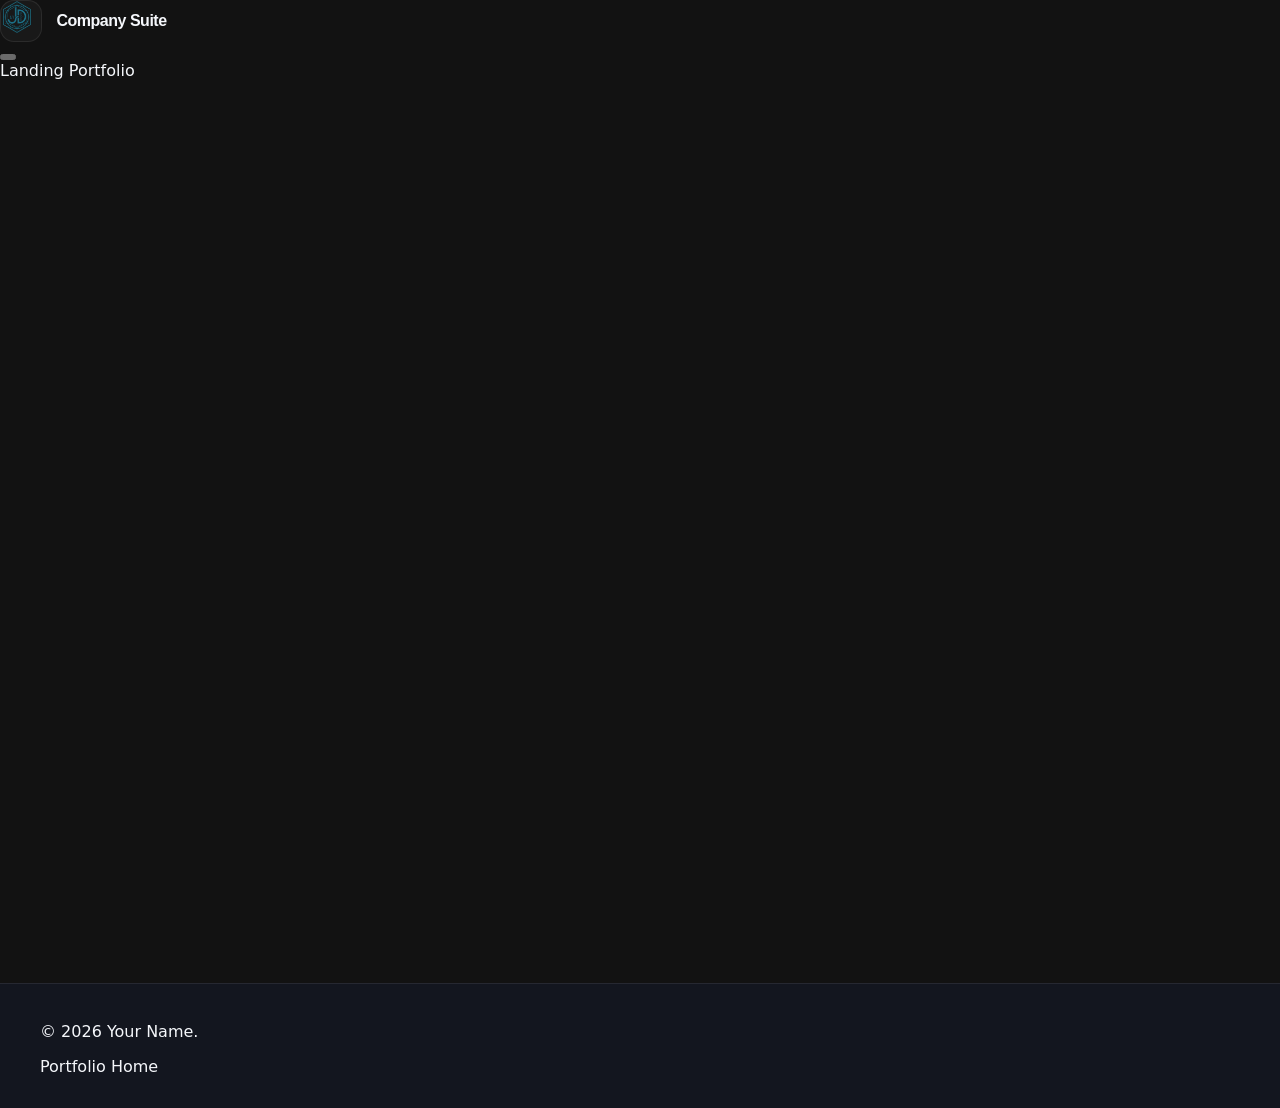
<file: project4/system/index.html>
<!doctype html>
<html lang="en">
  <head>
    <meta charset="UTF-8" />
    <meta name="viewport" content="width=device-width, initial-scale=1.0" />
    <meta name="description" content="Company Suite internal system (portfolio demo)." />
    <title>Company Suite — Internal System</title>
    <link rel="icon" href="../../portfolio-jdlogo.png" type="image/png" />
    <link rel="apple-touch-icon" href="../../portfolio-jdlogo.png" />

    <link rel="preconnect" href="https://fonts.googleapis.com" />
    <link rel="preconnect" href="https://fonts.gstatic.com" crossorigin />
    <link
      href="https://fonts.googleapis.com/css2?family=Syne:wght@400;600;700;800&family=Geist+Mono:wght@300;400;500&display=swap"
      rel="stylesheet"
    />

    <link rel="stylesheet" href="../../style.css" />
    <script defer src="../../script.js"></script>
  </head>
  <body>
    <div class="grain" aria-hidden="true"></div>

    <a class="skip-link" href="#main">Skip to content</a>

    <header class="site-header">
      <nav class="nav" aria-label="Primary">
        <a class="brand" href="../">
          <span class="brand-mark">
            <img class="brand-logo" src="../../portfolio-jdlogo.png" alt="JD logo" width="32" height="32" />
          </span>
          <span class="brand-name">Company Suite</span>
        </a>

        <button class="nav-toggle" type="button" aria-controls="nav-links" aria-expanded="false">
          <span class="nav-toggle__bar" aria-hidden="true"></span>
          <span class="nav-toggle__bar" aria-hidden="true"></span>
          <span class="nav-toggle__bar" aria-hidden="true"></span>
          <span class="sr-only">Menu</span>
        </button>

        <div class="nav-links" id="nav-links">
          <a href="../">Landing</a>
          <a href="../../#proud">Portfolio</a>
        </div>
      </nav>
    </header>

    <main id="main">
      <section class="section">
        <div class="container">
          <div class="section-head reveal">
            <span class="section-label">Internal System</span>
            <h2>Ops dashboard (demo).</h2>
            <p class="muted">
              A lightweight UI mock to represent an internal tool. Swap in your real pages/components as needed.
            </p>
          </div>

          <div class="content-grid reveal">
            <div class="card">
              <h3>Today</h3>
              <p class="muted">3 new leads · 2 pending approvals · 1 scheduled deployment</p>
            </div>
            <div class="card">
              <h3>Pipeline</h3>
              <p class="muted">Qualified → Proposal → In progress → Delivered</p>
            </div>
            <div class="card">
              <h3>Alerts</h3>
              <p class="muted">1 invoice overdue · 2 tasks due tomorrow</p>
            </div>
          </div>

          <div class="card reveal" style="margin-top: 1.5rem;">
            <h3>Recent requests</h3>
            <div style="overflow-x: auto; margin-top: 0.75rem;">
              <table style="width: 100%; border-collapse: collapse; min-width: 640px;">
                <thead>
                  <tr>
                    <th style="text-align: left; padding: 0.75rem; border-bottom: 1px solid var(--border); color: var(--muted-2); font-size: 0.75rem; letter-spacing: 0.12em; text-transform: uppercase;">Ticket</th>
                    <th style="text-align: left; padding: 0.75rem; border-bottom: 1px solid var(--border); color: var(--muted-2); font-size: 0.75rem; letter-spacing: 0.12em; text-transform: uppercase;">Owner</th>
                    <th style="text-align: left; padding: 0.75rem; border-bottom: 1px solid var(--border); color: var(--muted-2); font-size: 0.75rem; letter-spacing: 0.12em; text-transform: uppercase;">Status</th>
                    <th style="text-align: left; padding: 0.75rem; border-bottom: 1px solid var(--border); color: var(--muted-2); font-size: 0.75rem; letter-spacing: 0.12em; text-transform: uppercase;">Updated</th>
                  </tr>
                </thead>
                <tbody>
                  <tr>
                    <td style="padding: 0.75rem; border-bottom: 1px solid var(--border);">REQ-1042 · Website inquiry</td>
                    <td style="padding: 0.75rem; border-bottom: 1px solid var(--border);">You</td>
                    <td style="padding: 0.75rem; border-bottom: 1px solid var(--border);"><span class="ptag">New</span></td>
                    <td style="padding: 0.75rem; border-bottom: 1px solid var(--border);">10m ago</td>
                  </tr>
                  <tr>
                    <td style="padding: 0.75rem; border-bottom: 1px solid var(--border);">REQ-1039 · Proposal approval</td>
                    <td style="padding: 0.75rem; border-bottom: 1px solid var(--border);">Ops</td>
                    <td style="padding: 0.75rem; border-bottom: 1px solid var(--border);"><span class="ptag">Pending</span></td>
                    <td style="padding: 0.75rem; border-bottom: 1px solid var(--border);">2h ago</td>
                  </tr>
                  <tr>
                    <td style="padding: 0.75rem;">REQ-1033 · Access request</td>
                    <td style="padding: 0.75rem;">Admin</td>
                    <td style="padding: 0.75rem;"><span class="ptag">Approved</span></td>
                    <td style="padding: 0.75rem;">Yesterday</td>
                  </tr>
                </tbody>
              </table>
            </div>
          </div>

          <div class="proud-block reveal" style="margin-top: 1.5rem;">
            <div class="proud-left">
              <div class="project-tags">
                <span class="ptag">Role-Based</span>
                <span class="ptag">Dashboard</span>
                <span class="ptag">Operations</span>
              </div>
              <h3 class="proud-title">Connect back to the landing page</h3>
              <p class="muted proud-desc">
                Keep the narrative clear: visitors see the marketing side first, then the internal tool that powers the workflow.
              </p>
            </div>
            <div class="proud-right">
              <a class="btn btn-primary" href="../">Back to Landing</a>
              <a class="btn btn-ghost" href="../../#projects">View Other Projects</a>
            </div>
          </div>
        </div>
      </section>
    </main>

    <footer class="footer">
      <div class="container footer__inner">
        <p class="muted">© <span id="year">2026</span> Your Name.</p>
        <a class="footer-top" href="../../">Portfolio Home</a>
      </div>
    </footer>
  </body>
</html>
</file>
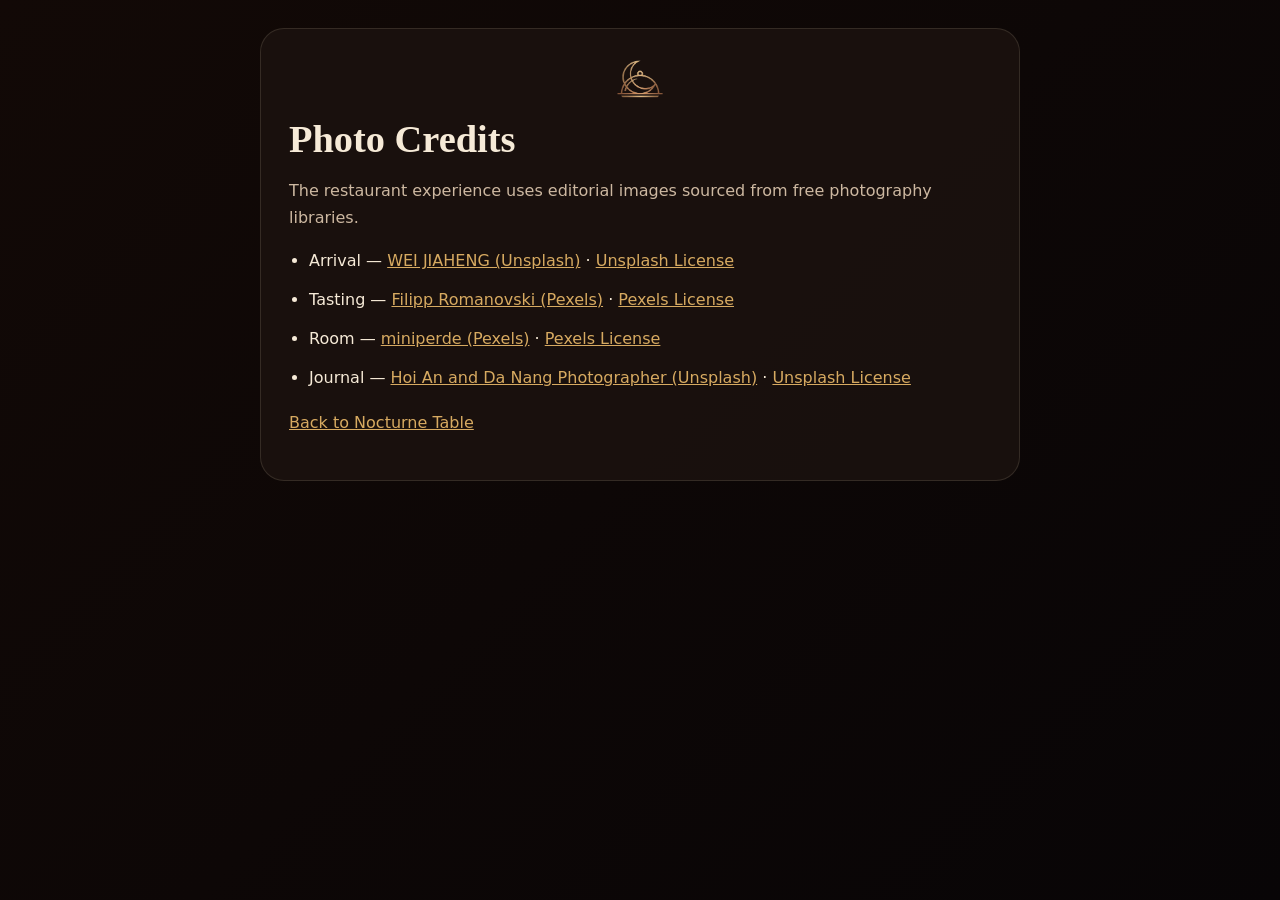
<file: project2/credits.html>
<!doctype html>
<html lang="en">
<head>
    <meta charset="UTF-8">
    <meta name="viewport" content="width=device-width, initial-scale=1.0">
    <title>Nocturne Table | Photo Credits</title>
    <style>
        :root {
            color-scheme: dark;
            --bg: #0f0908;
            --panel: #1b120f;
            --line: rgba(255, 232, 205, 0.12);
            --text: #f6ead7;
            --muted: #cdb8a1;
            --gold: #d7aa61;
            --font-display: "Georgia", serif;
            --font-body: "Inter", system-ui, sans-serif;
        }

        * { box-sizing: border-box; }
        body {
            margin: 0;
            min-height: 100vh;
            padding: 28px 16px;
            background: linear-gradient(135deg, #120906, #080506);
            color: var(--text);
            font-family: var(--font-body);
        }

        .wrap {
            width: min(760px, 100%);
            margin: 0 auto;
            padding: 28px;
            border: 1px solid var(--line);
            border-radius: 24px;
            background: rgba(27, 18, 15, 0.92);
        }

        h1 {
            margin: 0 0 12px;
            font-family: var(--font-display);
            font-size: 2.4rem;
            color: var(--text);
        }

        p {
            color: var(--muted);
            line-height: 1.7;
        }

        ul {
            padding-left: 20px;
            line-height: 1.8;
        }

        li + li {
            margin-top: 10px;
        }

        a {
            color: var(--gold);
        }

        .logo-row {
            display: flex;
            align-items: center;
            justify-content: center;
            margin-bottom: 14px;
        }

        .logo-row img {
            width: 46px;
            height: 46px;
            object-fit: contain;
            opacity: 0.95;
        }
    </style>
</head>
<body>
    <main class="wrap">
        <div class="logo-row" aria-hidden="true">
            <img src="./images/restauran-logo.png" alt="" width="46" height="46" decoding="async">
        </div>
        <h1>Photo Credits</h1>
        <p>The restaurant experience uses editorial images sourced from free photography libraries.</p>
        <ul>
            <li>
                Arrival — <a href="https://unsplash.com/photos/an-asian-restaurant-at-night-with-neon-signs-0TXQ72yf_bA">WEI JIAHENG (Unsplash)</a>
                · <a href="https://unsplash.com/license">Unsplash License</a>
            </li>
            <li>
                Tasting — <a href="https://www.pexels.com/photo/gourmet-fine-dining-plate-with-sauce-and-herbs-28705621/">Filipp Romanovski (Pexels)</a>
                · <a href="https://www.pexels.com/license/">Pexels License</a>
            </li>
            <li>
                Room — <a href="https://www.pexels.com/photo/dark-modern-interior-of-a-restaurant-15627000/">miniperde (Pexels)</a>
                · <a href="https://www.pexels.com/license/">Pexels License</a>
            </li>
            <li>
                Journal — <a href="https://unsplash.com/photos/man-writing-in-notebook-at-a-table-8wNsPjF6jls">Hoi An and Da Nang Photographer (Unsplash)</a>
                · <a href="https://unsplash.com/license">Unsplash License</a>
            </li>
        </ul>
        <p><a href="./index.html">Back to Nocturne Table</a></p>
    </main>
</body>
</html>
</file>
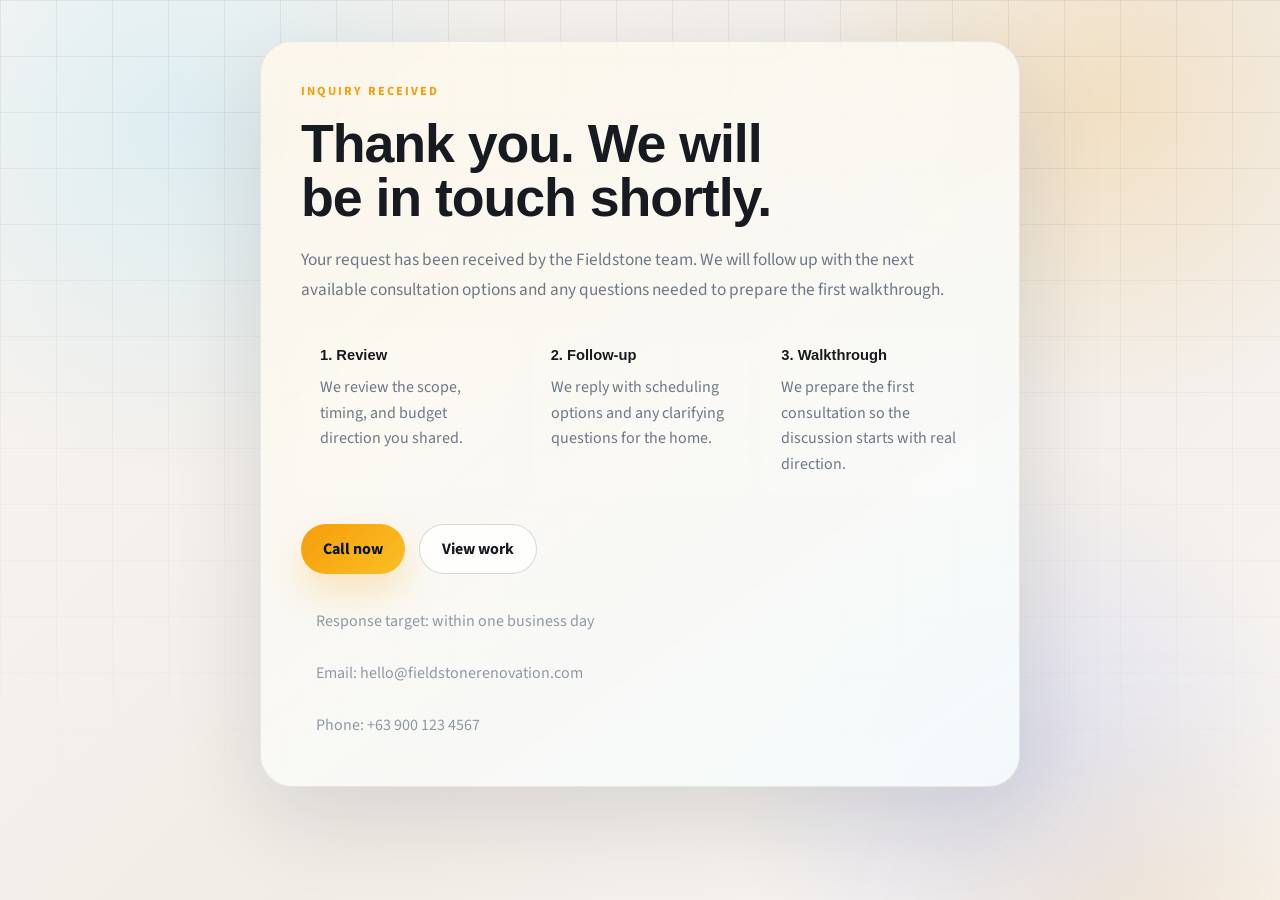
<file: project3/thank-you.html>
<!doctype html>
<html lang="en">
<head>
    <meta charset="UTF-8">
    <meta name="viewport" content="width=device-width, initial-scale=1.0">
    <title>Thank You | Fieldstone Renovation</title>
    <meta
        name="description"
        content="Thank you for contacting Fieldstone Renovation. Your inquiry has been received and our team will follow up with the next available consultation options."
    >
    <meta name="theme-color" content="#181614">
    <link rel="manifest" href="./manifest.json">
    <link rel="icon" href="./images/favicon.ico" sizes="any">
    <link rel="icon" type="image/png" sizes="32x32" href="./images/favicon-32.png">
    <link rel="icon" type="image/png" sizes="16x16" href="./images/favicon-16.png">
    <link rel="apple-touch-icon" sizes="180x180" href="./images/apple-touch-icon.png">
    <link rel="preconnect" href="https://fonts.googleapis.com">
    <link rel="preconnect" href="https://fonts.gstatic.com" crossorigin>
    <link href="https://fonts.googleapis.com/css2?family=Archivo+Expanded:wght@400;600;700&family=Source+Sans+3:wght@400;500;600;700&display=swap" rel="stylesheet">
    <link rel="stylesheet" href="./styles.css">
</head>
<body>
    <div class="site-shell">
        <main class="thank-you-page">
            <section class="thank-you-card reveal is-visible">
                <p class="eyebrow">Inquiry Received</p>
                <h1>Thank you. We will be in touch shortly.</h1>
                <p class="thank-you-text">
                    Your request has been received by the Fieldstone team. We will follow up with the next available consultation options and any questions needed to prepare the first walkthrough.
                </p>
                <div class="thank-you-steps">
                    <article>
                        <strong>1. Review</strong>
                        <p>We review the scope, timing, and budget direction you shared.</p>
                    </article>
                    <article>
                        <strong>2. Follow-up</strong>
                        <p>We reply with scheduling options and any clarifying questions for the home.</p>
                    </article>
                    <article>
                        <strong>3. Walkthrough</strong>
                        <p>We prepare the first consultation so the discussion starts with real direction.</p>
                    </article>
                </div>
                <div class="thank-you-actions">
                    <a href="tel:+639001234567" class="button button-primary">Call now</a>
                    <a href="./index.html#projects" class="button button-secondary">View work</a>
                </div>
                <div class="thank-you-meta">
                    <span>Response target: within one business day</span>
                    <span>Email: hello@fieldstonerenovation.com</span>
                    <span>Phone: +63 900 123 4567</span>
                </div>
            </section>
        </main>
    </div>
</body>
</html>
</file>
<file: project1/styles.css>
/* ══════════════════════════════════════
   ORBIT DESK — DESIGN SYSTEM
   Raw, data-forward, high-density.
   Think Linear/Vercel meets Bloomberg.
   Sharp edges. Monospace data. One accent.
   No dark mode. No glass. No gradients.
   Fonts: Inter (UI) + JetBrains Mono (code/data)
══════════════════════════════════════ */

/* ── RESET ── */
*, *::before, *::after { box-sizing: border-box; margin: 0; padding: 0; }

/* ── TOKENS ── */
:root {
  --bg:        #F7F6F3;
  --surface:   #FFFFFF;
  --surface-2: #F2F1EE;
  --ink:       #0D0D0D;
  --ink-2:     #4A4A4A;
  --ink-3:     #909090;
  --rule:      #E4E3DF;
  --rule-2:    #CCCBC7;
  --blue:      #2B5BFF;
  --blue-dim:  rgba(43, 91, 255, 0.08);
  --blue-mid:  rgba(43, 91, 255, 0.18);
  --green:     #16A34A;
  --amber:     #D97706;
  --red:       #DC2626;
  --mono: 'JetBrains Mono', 'Fira Code', monospace;
  --sans: 'Inter', system-ui, sans-serif;
  --radius: 4px;
  --page: clamp(1.25rem, 4vw, 3rem);
}

/* ── BASE ── */
html { font-size: 16px; scroll-behavior: smooth; overflow-x: hidden; }

body {
  background: var(--bg);
  color: var(--ink);
  font-family: var(--sans);
  font-size: 0.9375rem;
  line-height: 1.6;
  font-weight: 400;
  -webkit-font-smoothing: antialiased;
}

a { color: inherit; text-decoration: none; }
button { cursor: pointer; font: inherit; }

a:focus-visible,
button:focus-visible {
  outline: 2px solid var(--blue);
  outline-offset: 2px;
}

h1, h2, h3, h4 {
  font-family: var(--sans);
  letter-spacing: -0.03em;
  line-height: 1.05;
  color: var(--ink);
}

h1 { font-size: clamp(2.4rem, 4.5vw, 3.8rem); font-weight: 600; }
h2 { font-size: clamp(1.9rem, 3.5vw, 2.9rem); font-weight: 600; }
h3 { font-size: 1.15rem; font-weight: 600; line-height: 1.3; }

p { color: var(--ink-2); line-height: 1.7; }

small {
  font-family: var(--mono);
  font-size: 0.68rem;
  font-weight: 400;
  letter-spacing: 0.08em;
  text-transform: uppercase;
  color: var(--blue);
}

/* ── SKIP LINK ── */
.skip-link { position: absolute; left: -9999px; top: 1rem; padding: 0.5rem 1rem; background: var(--blue); color: #fff; font-size: 0.875rem; z-index: 9999; }
.skip-link:focus { left: 1rem; }

/* ══════════════════════════════════════
   PAGE SHELL
══════════════════════════════════════ */
.page-shell { max-width: 1280px; margin: 0 auto; padding: 0 var(--page) 4rem; }

/* ══════════════════════════════════════
   TOPBAR
══════════════════════════════════════ */
.topbar {
  display: flex;
  align-items: center;
  gap: 2rem;
  height: 56px;
  border-bottom: 1px solid var(--rule);
  position: sticky;
  top: 0;
  background: rgba(247,246,243,0.96);
  backdrop-filter: blur(8px);
  z-index: 100;
  margin: 0 calc(-1 * var(--page));
  padding: 0 var(--page);
}

.brand { display: flex; align-items: center; gap: 0.625rem; flex-shrink: 0; }

.brand-mark {
  display: inline-flex; align-items: center; justify-content: center;
  width: 30px; height: 30px;
  background: var(--surface); color: #fff;
  border: 1px solid var(--rule-2);
  border-radius: var(--radius);
  overflow: hidden;
}

.brand-logo { width: 100%; height: 100%; object-fit: contain; display: block; }

.brand-name { font-size: 0.875rem; font-weight: 600; letter-spacing: -0.02em; }

.topnav { display: flex; align-items: center; }

.topnav a {
  display: flex; align-items: center;
  height: 56px; padding: 0 0.875rem;
  font-size: 0.8125rem; font-weight: 400; color: var(--ink-2);
  border-bottom: 2px solid transparent;
  transition: color 0.15s, border-color 0.15s;
}
.topnav a:hover { color: var(--ink); border-bottom-color: var(--rule-2); }

.topbar-actions { display: flex; align-items: center; gap: 0.75rem; margin-left: auto; }

.text-link { font-size: 0.8125rem; color: var(--ink-3); transition: color 0.15s; }
.text-link:hover { color: var(--ink); }

/* ── BUTTONS ── */
.btn {
  display: inline-flex; align-items: center; justify-content: center;
  height: 36px; padding: 0 1rem;
  font-size: 0.8125rem; font-weight: 500;
  border-radius: var(--radius);
  transition: background 0.15s, color 0.15s, border-color 0.15s, box-shadow 0.15s;
  border: 1px solid transparent;
  cursor: pointer; white-space: nowrap;
}

.btn-solid { background: var(--blue); color: #fff; border-color: var(--blue); }
.btn-solid:hover { background: #1a45ee; box-shadow: 0 2px 12px rgba(43,91,255,0.3); }

.btn-ghost { background: var(--surface); color: var(--ink); border-color: var(--rule-2); }
.btn-ghost:hover { background: var(--surface-2); border-color: var(--ink-3); }

/* ── MOBILE MENU ── */
.menu-toggle {
  display: none; flex-direction: column; gap: 4px;
  background: none; border: none; padding: 4px; margin-left: auto; cursor: pointer;
}
.menu-toggle span { display: block; width: 20px; height: 1.5px; background: var(--ink); transition: transform 0.2s, opacity 0.2s; }
.menu-toggle.is-open span:nth-child(1) { transform: translateY(5.5px) rotate(45deg); }
.menu-toggle.is-open span:nth-child(2) { opacity: 0; }
.menu-toggle.is-open span:nth-child(3) { transform: translateY(-5.5px) rotate(-45deg); }

/* ── EYEBROW ── */
.eyebrow {
  font-family: var(--mono); font-size: 0.68rem; font-weight: 500;
  letter-spacing: 0.12em; text-transform: uppercase; color: var(--blue);
  margin-bottom: 0.875rem;
  display: flex; align-items: center; gap: 0.5rem;
}
.eyebrow::before { content: ''; display: inline-block; width: 16px; height: 1px; background: var(--blue); }

/* ══════════════════════════════════════
   HERO
══════════════════════════════════════ */
.hero {
  display: grid;
  grid-template-columns: 1fr 1.1fr;
  gap: 3rem;
  padding: 4rem 0 3rem;
  border-bottom: 1px solid var(--rule);
}

.hero-tag {
  display: inline-flex; align-items: center; gap: 0.5rem;
  font-family: var(--mono); font-size: 0.68rem; font-weight: 500;
  letter-spacing: 0.08em; text-transform: uppercase; color: var(--ink-2);
  border: 1px solid var(--rule-2); padding: 0.3rem 0.75rem 0.3rem 0.5rem;
  border-radius: 2px; margin-bottom: 2rem;
}

.tag-dot {
  width: 6px; height: 6px; border-radius: 50%; background: var(--green);
  animation: pulse 2s ease-in-out infinite;
}

@keyframes pulse {
  0%, 100% { opacity: 1; box-shadow: 0 0 0 0 rgba(22,163,74,0.4); }
  50%       { opacity: 0.8; box-shadow: 0 0 0 4px rgba(22,163,74,0); }
}

.hero-left h1 { margin-bottom: 1.25rem; }

.hero-lead {
  font-size: 1.0625rem; line-height: 1.75; color: var(--ink-2);
  max-width: 46ch; margin-bottom: 2rem;
}

.hero-actions { display: flex; gap: 0.75rem; margin-bottom: 3rem; flex-wrap: wrap; }
.hero-actions .btn { height: 42px; padding: 0 1.25rem; font-size: 0.875rem; }

.hero-proof {
  display: flex; align-items: center;
  border: 1px solid var(--rule); border-radius: var(--radius); overflow: hidden;
}

.proof-stat { flex: 1; padding: 1rem 1.25rem; border-right: 1px solid var(--rule); }
.proof-stat:last-child { border-right: none; }

.proof-stat strong {
  display: block;
  font-family: var(--mono); font-size: 1.6rem; font-weight: 500;
  color: var(--ink); letter-spacing: -0.03em; line-height: 1; margin-bottom: 0.25rem;
}

.proof-stat span { font-size: 0.72rem; color: var(--ink-3); letter-spacing: 0.02em; }
.proof-divider { display: none; }

/* ── HERO SURFACE ── */
.hero-surface {
  border: 1px solid var(--rule); border-radius: var(--radius);
  background: var(--surface); overflow: hidden;
  box-shadow: 0 1px 3px rgba(0,0,0,0.04), 0 8px 32px rgba(0,0,0,0.06);
}

.surface-topbar {
  display: flex; justify-content: space-between; align-items: center;
  padding: 0.6rem 1rem; border-bottom: 1px solid var(--rule);
  background: var(--surface-2); gap: 0.75rem; flex-wrap: wrap;
}

.surface-badges { display: flex; gap: 0.4rem; align-items: center; }

.s-badge {
  font-family: var(--mono); font-size: 0.62rem; font-weight: 500;
  letter-spacing: 0.06em; padding: 0.2rem 0.5rem;
  border: 1px solid var(--rule); border-radius: 2px;
  color: var(--ink-2); background: var(--surface);
}

.s-badge-live { color: var(--green); border-color: rgba(22,163,74,0.25); background: rgba(22,163,74,0.06); }

.surface-status {
  display: flex; align-items: center; gap: 0.4rem;
  font-family: var(--mono); font-size: 0.62rem; color: var(--ink-3); letter-spacing: 0.04em;
}

.status-pulse { width: 6px; height: 6px; border-radius: 50%; background: var(--green); flex-shrink: 0; }

.surface-body { display: flex; height: 360px; }

.surface-sidebar {
  width: 160px; flex-shrink: 0;
  border-right: 1px solid var(--rule); padding: 0.875rem;
  display: flex; flex-direction: column; gap: 1rem;
}

.mini-nav { display: flex; flex-direction: column; gap: 2px; }

.mini-tab {
  display: flex; align-items: center; height: 32px; padding: 0 0.625rem;
  border: 1px solid transparent; border-radius: var(--radius);
  background: none; font-size: 0.75rem; font-weight: 400;
  color: var(--ink-3); text-align: left; transition: background 0.1s, color 0.1s; cursor: pointer;
}
.mini-tab:hover { background: var(--surface-2); color: var(--ink); }
.mini-tab.is-active { background: var(--blue-dim); color: var(--blue); border-color: var(--blue-mid); }

.mini-stats { display: flex; flex-direction: column; gap: 0.5rem; margin-top: auto; }

.mini-stat {
  padding: 0.625rem; border: 1px solid var(--rule);
  border-radius: var(--radius); background: var(--surface-2);
}
.mini-stat span { display: block; font-size: 0.65rem; color: var(--ink-3); margin-bottom: 0.2rem; }
.mini-stat strong { font-family: var(--mono); font-size: 1.1rem; font-weight: 500; color: var(--ink); letter-spacing: -0.02em; }

.surface-main { flex: 1; min-width: 0; padding: 1rem; overflow-y: auto; }

.surface-panel { display: none; }
.surface-panel.is-active { display: block; }

/* Summary */
.summary-row { display: grid; grid-template-columns: 1fr 1fr; gap: 0.625rem; margin-bottom: 0.875rem; }

.s-card { padding: 0.875rem; border: 1px solid var(--rule); border-radius: var(--radius); background: var(--surface-2); }
.s-card-accent { border-color: var(--blue-mid); background: var(--blue-dim); }
.s-card small { display: block; margin-bottom: 0.4rem; }
.s-card strong { display: block; font-size: 0.9375rem; font-weight: 600; color: var(--ink); margin-bottom: 0.3rem; letter-spacing: -0.02em; }
.s-card p { font-size: 0.75rem; line-height: 1.5; }

.trend-block { border: 1px solid var(--rule); border-radius: var(--radius); padding: 0.875rem; }
.trend-label-row { display: flex; justify-content: space-between; align-items: baseline; margin-bottom: 0.875rem; }
.trend-label-row small { display: block; }
.trend-label-row strong { font-size: 0.8125rem; font-weight: 500; color: var(--ink); }

.trend-bars { display: grid; grid-template-columns: repeat(6,1fr); gap: 4px; align-items: end; height: 90px; }
.trend-bars span { display: block; height: var(--h); background: var(--blue); border-radius: 2px 2px 0 0; opacity: 0.8; transition: opacity 0.15s; }
.trend-bars span:hover { opacity: 1; }

.trend-days { display: grid; grid-template-columns: repeat(6,1fr); gap: 4px; margin-top: 0.375rem; }
.trend-days span { font-family: var(--mono); font-size: 0.58rem; color: var(--ink-3); text-align: center; }

/* Approvals */
.queue-list { display: flex; flex-direction: column; }
.queue-row { display: flex; justify-content: space-between; align-items: center; gap: 1rem; padding: 0.75rem 0; border-bottom: 1px solid var(--rule); }
.queue-row:last-child { border-bottom: none; }
.queue-row small { display: block; margin-bottom: 0.2rem; }
.queue-row > div strong { font-size: 0.8125rem; font-weight: 500; color: var(--ink); }

.q-status {
  font-family: var(--mono); font-size: 0.62rem; font-weight: 500;
  padding: 0.2rem 0.5rem; border-radius: 2px; white-space: nowrap; letter-spacing: 0.04em;
}
.q-waiting { background: rgba(217,119,6,0.1); color: var(--amber); border: 1px solid rgba(217,119,6,0.2); }
.q-review  { background: rgba(43,91,255,0.08);  color: var(--blue);  border: 1px solid rgba(43,91,255,0.18); }
.q-ready   { background: rgba(22,163,74,0.08);  color: var(--green); border: 1px solid rgba(22,163,74,0.2); }

/* Releases */
.release-list { display: flex; flex-direction: column; gap: 0.5rem; }
.release-row { padding: 0.875rem; border: 1px solid var(--rule); border-radius: var(--radius); background: var(--surface-2); }
.release-row small { display: block; margin-bottom: 0.3rem; }
.release-row strong { display: block; font-size: 0.875rem; font-weight: 600; color: var(--ink); margin-bottom: 0.3rem; }
.release-row p { font-size: 0.75rem; line-height: 1.5; }
.release-risk { border-color: rgba(220,38,38,0.2); background: rgba(220,38,38,0.04); }
.release-risk small { color: var(--red); }

/* ── LOGO BAND ── */
.logo-band {
  display: flex; align-items: center; justify-content: space-between;
  flex-wrap: wrap; gap: 1rem; padding: 1.25rem 0; border-bottom: 1px solid var(--rule);
}
.logo-band span {
  font-family: var(--mono); font-size: 0.72rem; font-weight: 500;
  letter-spacing: 0.06em; color: var(--ink-3); text-transform: uppercase;
}

/* ══════════════════════════════════════
   SECTIONS
══════════════════════════════════════ */
.section { padding: 4rem 0; border-bottom: 1px solid var(--rule); }
.section-head { max-width: 52ch; margin-bottom: 3rem; }
.section-head h2 { margin-bottom: 0.875rem; }
.section-head p { font-size: 1rem; }

/* ── FEATURE GRID ── */
.feature-grid {
  display: grid; grid-template-columns: repeat(3,1fr);
  border: 1px solid var(--rule); border-radius: var(--radius); overflow: hidden;
}
.feature-card { padding: 2rem; border-right: 1px solid var(--rule); background: var(--surface); }
.feature-card:last-child { border-right: none; }
.feature-card-accent { background: var(--blue-dim); }
.feature-index { font-family: var(--mono); font-size: 0.65rem; font-weight: 500; color: var(--ink-3); letter-spacing: 0.06em; margin-bottom: 1rem; }
.feature-tag { display: inline-block; font-family: var(--mono); font-size: 0.62rem; font-weight: 500; letter-spacing: 0.08em; text-transform: uppercase; color: var(--blue); margin-bottom: 0.875rem; }
.feature-card h3 { font-size: 1rem; margin-bottom: 0.625rem; color: var(--ink); }
.feature-card p { font-size: 0.875rem; }

/* ── SIGNALS GRID ── */
.signals-grid {
  display: grid; grid-template-columns: 1.1fr 0.9fr;
  gap: 1px; border: 1px solid var(--rule); border-radius: var(--radius);
  overflow: hidden; background: var(--rule);
}
.signal-panel { background: var(--surface); padding: 1.5rem; }

.panel-head { display: flex; justify-content: space-between; align-items: flex-start; margin-bottom: 1.25rem; gap: 1rem; }
.panel-head small { display: block; margin-bottom: 0.375rem; }
.panel-head strong { font-size: 0.9375rem; font-weight: 600; color: var(--ink); letter-spacing: -0.02em; }

.panel-badge {
  font-family: var(--mono); font-size: 0.6rem; font-weight: 500;
  padding: 0.2rem 0.5rem; border: 1px solid rgba(22,163,74,0.25);
  border-radius: 2px; background: rgba(22,163,74,0.06); color: var(--green);
  letter-spacing: 0.06em; text-transform: uppercase; white-space: nowrap;
}

.activity-list { display: flex; flex-direction: column; }
.activity-item { padding: 0.875rem 0; border-bottom: 1px solid var(--rule); }
.activity-item:last-child { border-bottom: none; }
.activity-item small { display: block; margin-bottom: 0.3rem; }
.activity-item h3 { font-size: 0.875rem; font-weight: 500; color: var(--ink); margin-bottom: 0.25rem; line-height: 1.4; }
.activity-item p { font-size: 0.8125rem; line-height: 1.55; }

.load-list { display: flex; flex-direction: column; gap: 1.25rem; }
.load-meta { display: flex; justify-content: space-between; align-items: baseline; margin-bottom: 0.5rem; }
.load-meta strong { font-size: 0.875rem; font-weight: 500; color: var(--ink); }
.load-meta span { font-size: 0.75rem; color: var(--ink-3); }
.meter-wrap { display: flex; align-items: center; gap: 0.625rem; }
.meter { flex: 1; height: 4px; background: var(--rule); border-radius: 2px; overflow: hidden; }
.meter span { display: block; height: 100%; background: var(--blue); border-radius: inherit; }
.meter-pct { font-family: var(--mono); font-size: 0.68rem; color: var(--ink-3); min-width: 2.5rem; text-align: right; }

/* ── PRICING ── */
.billing-row { display: flex; align-items: center; gap: 1rem; margin-bottom: 1.5rem; flex-wrap: wrap; }
.billing-row > span { font-size: 0.8125rem; color: var(--ink-3); }

.billing-toggle { display: inline-flex; border: 1px solid var(--rule-2); border-radius: var(--radius); overflow: hidden; }
.billing-opt { height: 34px; padding: 0 1rem; border: none; background: none; font-size: 0.8125rem; font-weight: 400; color: var(--ink-3); transition: background 0.15s, color 0.15s; }
.billing-opt.is-active { background: var(--ink); color: #fff; }
.save-tag { font-family: var(--mono); font-size: 0.62rem; font-weight: 500; color: var(--green); margin-left: 0.25rem; }

.pricing-grid {
  display: grid; grid-template-columns: repeat(3,1fr);
  border: 1px solid var(--rule); border-radius: var(--radius);
  overflow: hidden; background: var(--rule); gap: 1px;
}

.price-card { background: var(--surface); padding: 2rem; display: flex; flex-direction: column; }
.price-card-featured { background: var(--ink); position: relative; }

.price-featured-label {
  position: absolute; top: -1px; left: 50%; transform: translateX(-50%);
  font-family: var(--mono); font-size: 0.58rem; font-weight: 500;
  letter-spacing: 0.08em; text-transform: uppercase;
  background: var(--blue); color: #fff;
  padding: 0.2rem 0.75rem; border-radius: 0 0 4px 4px;
}

.price-tier { font-family: var(--mono); font-size: 0.7rem; font-weight: 500; letter-spacing: 0.1em; text-transform: uppercase; color: var(--ink-3); margin-bottom: 0.75rem; }
.price-card-featured .price-tier { color: rgba(255,255,255,0.4); }

.price-amount { display: flex; align-items: baseline; gap: 0.25rem; margin-bottom: 1rem; }
.price-amount strong { font-family: var(--mono); font-size: 2.5rem; font-weight: 500; color: var(--ink); letter-spacing: -0.04em; line-height: 1; }
.price-card-featured .price-amount strong { color: #fff; }
.price-amount span { font-size: 0.8125rem; color: var(--ink-3); }
.price-card-featured .price-amount span { color: rgba(255,255,255,0.4); }

.price-card > p { font-size: 0.875rem; margin-bottom: 1.25rem; padding-bottom: 1.25rem; border-bottom: 1px solid var(--rule); }
.price-card-featured > p { color: rgba(255,255,255,0.5); border-bottom-color: rgba(255,255,255,0.1); }

.price-card ul { list-style: none; display: flex; flex-direction: column; gap: 0.5rem; margin-bottom: 1.5rem; flex: 1; }
.price-card ul li { font-size: 0.875rem; color: var(--ink-2); display: flex; align-items: center; gap: 0.5rem; }
.price-card ul li::before { content: '—'; font-family: var(--mono); color: var(--ink-3); font-size: 0.7rem; flex-shrink: 0; }
.price-card-featured ul li { color: rgba(255,255,255,0.6); }
.price-card-featured ul li::before { color: rgba(255,255,255,0.25); }

.price-btn { width: 100%; height: 40px; font-size: 0.875rem; margin-top: auto; }

/* ── SHIPPING ── */
.shipping-grid {
  display: grid; grid-template-columns: 1.1fr 0.9fr;
  gap: 1px; border: 1px solid var(--rule); border-radius: var(--radius);
  overflow: hidden; background: var(--rule);
}
.shipping-panel { background: var(--surface); padding: 1.5rem; }

.changelog-list { display: flex; flex-direction: column; }
.changelog-item { padding: 1rem 0; border-bottom: 1px solid var(--rule); }
.changelog-item:last-child { border-bottom: none; }
.changelog-item small { display: block; margin-bottom: 0.35rem; }
.changelog-item h3 { font-size: 0.875rem; font-weight: 500; color: var(--ink); margin-bottom: 0.3rem; line-height: 1.4; }
.changelog-item p { font-size: 0.8125rem; line-height: 1.55; }

.integration-grid { display: flex; flex-wrap: wrap; gap: 0.375rem; margin-bottom: 1.25rem; }
.integration-grid span {
  font-family: var(--mono); font-size: 0.68rem; font-weight: 500;
  padding: 0.3rem 0.625rem; border: 1px solid var(--rule-2); border-radius: 2px;
  color: var(--ink-2); letter-spacing: 0.04em;
  transition: border-color 0.15s, color 0.15s;
}
.integration-grid span:hover { border-color: var(--blue); color: var(--blue); }

.code-block { border: 1px solid var(--rule); border-radius: var(--radius); overflow: hidden; }
.code-label {
  font-family: var(--mono); font-size: 0.65rem; font-weight: 500; color: var(--blue);
  background: var(--surface-2); padding: 0.4rem 0.875rem;
  border-bottom: 1px solid var(--rule); letter-spacing: 0.04em;
}
.code-block pre { margin: 0; padding: 0.875rem; background: var(--surface); }
.code-block code { font-family: var(--mono); font-size: 0.75rem; line-height: 1.7; color: var(--ink-2); white-space: pre; }

/* ── CTA BAND ── */
.cta-band {
  display: grid; grid-template-columns: 1fr 1fr;
  gap: 3rem; align-items: center;
  padding: 4rem 0; border-bottom: 1px solid var(--rule);
}
.cta-right p { font-size: 1rem; margin-bottom: 1.5rem; }
.cta-actions { display: flex; gap: 0.75rem; flex-wrap: wrap; }
.cta-actions .btn { height: 42px; padding: 0 1.25rem; font-size: 0.875rem; }

/* ── FOOTER ── */
.site-footer { display: flex; align-items: center; justify-content: space-between; gap: 2rem; padding: 2rem 0; flex-wrap: wrap; }
.footer-brand { display: flex; align-items: center; gap: 0.625rem; }
.footer-brand strong { display: block; font-size: 0.875rem; font-weight: 600; letter-spacing: -0.02em; color: var(--ink); }
.footer-brand p { font-size: 0.75rem; color: var(--ink-3); margin: 0; }
.footer-links { display: flex; gap: 1.5rem; flex-wrap: wrap; }
.footer-links a { font-size: 0.8125rem; color: var(--ink-3); transition: color 0.15s; }
.footer-links a:hover { color: var(--ink); }
.footer-copy { font-family: var(--mono); font-size: 0.68rem; color: var(--ink-3); letter-spacing: 0.04em; }

/* ══════════════════════════════════════
   RESPONSIVE
══════════════════════════════════════ */
@media (max-width: 1024px) {
  .hero { grid-template-columns: 1fr; gap: 2.5rem; }
  .signals-grid, .shipping-grid { grid-template-columns: 1fr; }
  .cta-band { grid-template-columns: 1fr; gap: 2rem; }
  .feature-grid { grid-template-columns: 1fr 1fr; }
  .feature-card:nth-child(2) { border-right: none; }
  .feature-card:nth-child(3) { grid-column: 1 / -1; border-right: none; border-top: 1px solid var(--rule); }
}

@media (max-width: 640px) {
  .topbar-actions { display: none; }
  .topnav { display: none; margin-left: auto; }
  .topnav.is-open {
    display: flex; flex-direction: column;
    position: fixed; inset: 56px 0 0;
    background: var(--bg); z-index: 99;
    padding: 1rem var(--page); border-top: 1px solid var(--rule); gap: 0;
  }
  .topnav.is-open a { height: 48px; border-bottom: 1px solid var(--rule); font-size: 0.9375rem; color: var(--ink); }
  .menu-toggle { display: flex; }
  .feature-grid { grid-template-columns: 1fr; }
  .feature-card { border-right: none !important; border-top: 1px solid var(--rule); }
  .feature-card:first-child { border-top: none; }
  .feature-card:nth-child(3) { grid-column: auto; }
  .pricing-grid { grid-template-columns: 1fr; }
  .price-card { border-right: none !important; border-bottom: 1px solid var(--rule) !important; }
  .summary-row { grid-template-columns: 1fr; }
  .hero-proof { flex-direction: column; }
  .proof-stat { border-right: none; border-bottom: 1px solid var(--rule); }
  .proof-stat:last-child { border-bottom: none; }
  .site-footer { flex-direction: column; align-items: flex-start; }
}
</file>
<file: style.css>
:root {
  color-scheme: dark;

  /* 1. Surfaces & Borders */
  --bg-page: #090b10; /* Deepest background */
  --bg-elevated: #10141d; /* Gradient end */
  --bg-surface: #111318; /* Default card/panel background */
  --bg-surface-raised: #1a1d23; /* For hovered or active elements */
  --surface: rgba(17, 20, 29, 0.82); /* Old var, for compatibility */
  --surface-strong: rgba(20, 24, 35, 0.96); /* Old var, for compatibility */
  --surface-soft: rgba(255, 255, 255, 0.03); /* Old var, for compatibility */
  --surface-tint: rgba(255, 255, 255, 0.06); /* Old var, for compatibility */
  --border: rgba(255, 255, 255, 0.08); /* Old var, for compatibility */
  --border-subtle: rgba(255, 255, 255, 0.08);
  --border-interactive: rgba(255, 255, 255, 0.2);
  --border-strong: rgba(255, 255, 255, 0.14); /* Old var, for compatibility */

  /* 2. Typography */
  --text-primary: #f0f2f5; /* Headings and key text */
  --text-secondary: #a0a7b2; /* Body copy */
  --text-tertiary: #6c737f; /* Meta info, disabled states */
  --text: #f5f7fb; /* Old var */
  --muted: #a0a7b2; /* Old var, mapped to secondary */
  --faint: #6c737f; /* Old var, mapped to tertiary */

  /* 3. Misc */
  --shadow: 0 30px 70px rgba(0, 0, 0, 0.4);

  /* 4. Sizing & Radius */
  --radius-xl: 30px;
  --radius-lg: 22px;
  --radius-md: 16px;
  --radius-sm: 12px;
  --radius-3: 1rem;
  --size-1: 0.25rem;
  --size-2: 0.5rem;
  --size-3: 0.75rem;
  --size-4: 1rem;
  --size-5: 1.25rem;
  --size-6: 1.5rem;
  --size-8: 2rem;
  --size-10: 2.5rem;
  --size-12: 3rem;

  /* 5. Accents (Dynamically set by JS) */
  --accent: #79f0ca;
  --accent-rgb: 121 240 202;
  --accent-soft: rgba(121, 240, 202, 0.12);
  --accent-strong: #9ef8df;
  --accent-contrast: #07110e;
  --accent-2: #7ea8ff;
  --accent-2-rgb: 126 168 255;
  --accent-2-soft: rgba(126, 168, 255, 0.13);
  --max-width: 1200px;

  /* 6. Fonts */
  --font-display: "Space Grotesk", sans-serif;
  --font-body: "Manrope", sans-serif;
  --font-mono: "IBM Plex Mono", monospace;
}

[data-theme="light"] {
  color-scheme: light;
  --bg: #f4f6f8;
  --bg-elevated: #ffffff;
  --surface: rgba(255, 255, 255, 0.85);
  --surface-strong: rgba(255, 255, 255, 0.98);
  --surface-soft: rgba(16, 24, 40, 0.03);
  --surface-tint: rgba(16, 24, 40, 0.05);
  --border: rgba(15, 23, 42, 0.1);
  --border-strong: rgba(15, 23, 42, 0.16);
  --text: #0f172a;
  --muted: #475569; /* Mapped to secondary */
  --faint: #64748b; /* Mapped to tertiary */
  --shadow: 0 28px 70px rgba(15, 23, 42, 0.12);
  --accent-contrast: #fbfffe;
}

*,
*::before,
*::after {
  box-sizing: border-box;
}

html {
  scroll-behavior: smooth;
}

body {
  margin: 0;
  min-height: 100vh;
  font-family: "Manrope", system-ui, sans-serif;
  background:
    radial-gradient(circle at top left, rgba(var(--accent-rgb) / 0.16), transparent 26%),
    radial-gradient(circle at top right, rgba(var(--accent-2-rgb) / 0.14), transparent 28%),
    linear-gradient(180deg, var(--bg) 0%, var(--bg-elevated) 100%);
  color: var(--text);
  -webkit-font-smoothing: antialiased;
  text-rendering: optimizeLegibility;
  overflow-x: hidden;
}

img,
svg {
  display: block;
  max-width: 100%;
}

a {
  color: inherit;
  text-decoration: none;
}

button,
input,
textarea {
  font: inherit;
}

button {
  cursor: pointer;
}

::selection {
  background: rgba(var(--accent-rgb) / 0.22);
  color: var(--text);
}

.sr-only {
  position: absolute;
  width: 1px;
  height: 1px;
  padding: 0;
  margin: -1px;
  overflow: hidden;
  clip: rect(0, 0, 0, 0);
  white-space: nowrap;
  border: 0;
}

.noise {
  position: fixed;
  inset: 0;
  pointer-events: none;
  opacity: 0.035;
  background-image: url("data:image/svg+xml,%3Csvg viewBox='0 0 256 256' xmlns='http://www.w3.org/2000/svg'%3E%3Cfilter id='n'%3E%3CfeTurbulence type='fractalNoise' baseFrequency='0.85' numOctaves='4' stitchTiles='stitch'/%3E%3C/filter%3E%3Crect width='100%25' height='100%25' filter='url(%23n)'/%3E%3C/svg%3E");
  background-size: 220px 220px;
  mix-blend-mode: overlay;
  z-index: 0;
}

.ambient {
  position: fixed;
  border-radius: 999px;
  filter: blur(70px);
  pointer-events: none;
  z-index: 0;
  opacity: 0.9;
}

.ambient-a {
  top: -180px;
  left: -120px;
  width: 420px;
  height: 420px;
  background: radial-gradient(circle, rgba(var(--accent-rgb) / 0.18), transparent 68%);
}

.ambient-b {
  top: 140px;
  right: -120px;
  width: 520px;
  height: 520px;
  background: radial-gradient(circle, rgba(var(--accent-2-rgb) / 0.16), transparent 68%);
}

.ambient-c {
  bottom: -180px;
  left: 20%;
  width: 460px;
  height: 460px;
  background: radial-gradient(circle, rgba(255, 255, 255, 0.06), transparent 70%);
}

.skip-link {
  position: absolute;
  left: 16px;
  top: 12px;
  z-index: 30;
  padding: 0.7rem 1rem;
  border-radius: 999px;
  background: var(--accent);
  color: var(--accent-contrast);
  transform: translateY(-160%);
  transition: transform 0.18s ease;
  font-weight: 700;
}

.skip-link:focus {
  transform: translateY(0);
}

.container {
  position: relative;
  z-index: 1;
  width: min(var(--max-width), calc(100% - 2rem));
  margin-inline: auto;
}

.section {
  padding: 5.5rem 0;
  scroll-margin-top: 88px;
}

.topbar {
  position: sticky;
  top: 0;
  z-index: 20;
  display: flex;
  align-items: center;
  justify-content: space-between;
  gap: 1rem;
  width: min(var(--max-width), calc(100% - 1rem));
  margin: 0.75rem auto 0;
  padding: 0.85rem 1rem;
  border: 1px solid var(--border);
  border-radius: 999px;
  background: color-mix(in srgb, var(--surface-strong) 82%, transparent);
  backdrop-filter: blur(24px);
  box-shadow: var(--shadow);
}

.brand {
  display: flex;
  align-items: center;
  gap: 0.9rem;
  min-width: 0;
}

.brand-mark {
  width: 42px;
  height: 42px;
  border-radius: 14px;
  border: 1px solid var(--border);
  background: var(--surface-soft);
  flex-shrink: 0;
  object-fit: cover;
}

.brand-copy {
  display: flex;
  flex-direction: column;
  min-width: 0;
}

.brand-name {
  font-family: "Space Grotesk", sans-serif;
  font-weight: 700;
  letter-spacing: -0.03em;
  line-height: 1.1;
}

.brand-role {
  color: var(--faint);
  font-size: 0.82rem;
  white-space: nowrap;
  overflow: hidden;
  text-overflow: ellipsis;
}

.topbar-actions {
  display: flex;
  align-items: center;
  gap: 0.6rem;
  flex-wrap: wrap;
  justify-content: flex-end;
}

.status-pill {
  display: inline-flex;
  align-items: center;
  gap: 0.55rem;
  padding: 0.72rem 0.95rem;
  border-radius: 999px;
  border: 1px solid var(--border);
  background: var(--surface-soft);
  color: var(--muted);
  font-size: 0.84rem;
}

.status-dot {
  width: 9px;
  height: 9px;
  border-radius: 999px;
  background: var(--accent);
  box-shadow: 0 0 0 0 rgba(var(--accent-rgb) / 0.3);
  animation: pulse 2s ease-in-out infinite;
}

@keyframes pulse {
  0% {
    box-shadow: 0 0 0 0 rgba(var(--accent-rgb) / 0.34);
  }
  70% {
    box-shadow: 0 0 0 10px rgba(var(--accent-rgb) / 0);
  }
  100% {
    box-shadow: 0 0 0 0 rgba(var(--accent-rgb) / 0);
  }
}

.icon-button {
  display: inline-flex;
  align-items: center;
  gap: 0.45rem;
  padding: 0.72rem 0.95rem;
  border-radius: 999px;
  border: 1px solid var(--border);
  background: var(--surface-soft);
  color: var(--text);
  transition: transform 0.18s ease, border-color 0.18s ease, background 0.18s ease;
}

.icon-button:hover {
  transform: translateY(-1px);
  border-color: var(--border-strong);
  background: var(--surface-tint);
}

.icon-button__label,
.icon-button__hint {
  font-weight: 700;
  font-size: 0.82rem;
}

.icon-button__hint {
  color: var(--faint);
}

.hero-grid,
.proof-layout,
.skills-layout,
.contact-layout {
  display: grid;
  gap: 1.5rem;
}

.hero {
  padding-top: 3rem;
}

.hero-grid {
  align-items: start;
}

.hero-copy {
  padding: clamp(0.5rem, 2vw, 1rem) 0 0;
}

.eyebrow {
  margin: 0 0 0.85rem;
  color: var(--accent);
  font-family: "IBM Plex Mono", monospace;
  font-size: 0.72rem;
  letter-spacing: 0.16em;
  text-transform: uppercase;
}

.hero h1,
.section-heading h2,
.briefing-shell h2,
.project-detail h3,
.availability-card h3,
.case-modal h2 {
  margin: 0;
  font-family: "Space Grotesk", sans-serif;
  letter-spacing: -0.05em;
  line-height: 0.95;
}

.hero h1 {
  max-width: 10ch;
  font-size: clamp(3.4rem, 8vw, 7.2rem);
}

.hero-lead {
  max-width: 62ch;
  margin: 1.2rem 0 1.7rem;
  color: var(--muted);
  font-size: 1.04rem;
  line-height: 1.75;
}

.route-grid {
  display: grid;
  gap: 0.85rem;
  grid-template-columns: repeat(1, minmax(0, 1fr));
}

.route-card {
  display: grid;
  gap: 0.45rem;
  padding: 1rem 1rem 1.05rem;
  border: 1px solid var(--border);
  border-radius: var(--radius-lg);
  background:
    linear-gradient(180deg, rgba(var(--accent-rgb) / 0.06), transparent 40%),
    var(--surface);
  color: var(--text);
  text-align: left;
  transition:
    transform 0.18s ease,
    border-color 0.18s ease,
    background 0.18s ease,
    box-shadow 0.18s ease;
  min-height: 126px;
}

.route-card:hover,
.route-card.is-active {
  transform: translateY(-2px);
  border-color: rgba(var(--accent-rgb) / 0.45);
  background:
    linear-gradient(180deg, rgba(var(--accent-rgb) / 0.1), rgba(var(--accent-rgb) / 0.03) 45%, transparent),
    var(--surface-strong);
  box-shadow: 0 20px 40px rgba(0, 0, 0, 0.22);
}

.route-card__eyebrow {
  color: var(--accent);
  font-family: "IBM Plex Mono", monospace;
  font-size: 0.68rem;
  letter-spacing: 0.14em;
  text-transform: uppercase;
}

.route-card__title {
  font-family: "Space Grotesk", sans-serif;
  font-size: 1.12rem;
  font-weight: 700;
  letter-spacing: -0.03em;
}

.route-card__body {
  color: var(--muted);
  line-height: 1.55;
  font-size: 0.92rem;
}

.hero-actions {
  display: flex;
  flex-wrap: wrap;
  gap: 0.7rem;
  margin-top: 1.35rem;
}

.button {
  display: inline-flex;
  align-items: center;
  justify-content: center;
  min-height: 48px;
  padding: 0.85rem 1.15rem;
  border-radius: 999px;
  border: 1px solid transparent;
  font-weight: 700;
  transition:
    transform 0.18s ease,
    border-color 0.18s ease,
    background 0.18s ease,
    color 0.18s ease;
}

.button:hover {
  transform: translateY(-1px);
}

.button-primary {
  background: var(--accent);
  color: var(--accent-contrast);
}

.button-primary:hover {
  background: var(--accent-strong);
}

.button-secondary,
.button-tertiary {
  border-color: var(--border);
  background: var(--surface-soft);
  color: var(--text);
}

.button-secondary:hover,
.button-tertiary:hover {
  border-color: var(--border-strong);
  background: var(--surface-tint);
}

.briefing-panel {
  position: relative;
}

.briefing-shell,
.signal-panel,
.skills-panel,
.contact-card,
.project-detail,
.timeline-shell {
  border: 1px solid var(--border);
  border-radius: var(--radius-xl);
  background: linear-gradient(180deg, rgba(var(--accent-rgb) / 0.05), transparent 28%), var(--surface);
  backdrop-filter: blur(20px);
  box-shadow: var(--shadow);
}

.briefing-shell {
  padding: 1.25rem;
}

.briefing-top,
.signal-panel__header,
.project-detail__top,
.case-modal__head {
  display: flex;
  align-items: start;
  justify-content: space-between;
  gap: 1rem;
}

.briefing-kicker,
.signal-panel__note,
.project-kicker,
.case-modal .eyebrow {
  font-family: "IBM Plex Mono", monospace;
  font-size: 0.7rem;
  letter-spacing: 0.14em;
  text-transform: uppercase;
  color: var(--faint);
}

.briefing-badge {
  padding: 0.45rem 0.7rem;
  border-radius: 999px;
  background: var(--accent-soft);
  color: var(--accent-strong);
  font-size: 0.8rem;
  font-weight: 700;
}

.briefing-shell h2 {
  margin-top: 1rem;
  font-size: clamp(2rem, 4vw, 3.35rem);
  max-width: 12ch;
}

.briefing-shell p {
  max-width: 62ch;
  margin-top: 0.95rem;
  color: var(--muted);
  line-height: 1.7;
}

.briefing-metrics {
  display: grid;
  grid-template-columns: repeat(2, 1fr);
  gap: var(--size-6);
  margin-top: 1.4rem;
}

.briefing-metric {
  display: flex;
  flex-direction: column;
}

.briefing-metric__value {
  font-family: var(--font-mono);
  font-size: 1.75rem;
  font-weight: 600;
  color: var(--text-primary);
  letter-spacing: -0.03em;
}

.briefing-metric__label {
  margin-top: var(--size-1);
  color: var(--text-secondary);
  font-size: 0.875rem;
  line-height: 1.5;
}

.briefing-path {
  display: grid;
  gap: 0.65rem;
  margin-top: 1rem;
}

.briefing-step {
  display: flex;
  align-items: center;
  gap: 0.7rem;
  padding: 0.8rem 0.9rem;
  border-radius: var(--radius-md);
  border: 1px solid var(--border);
  background: color-mix(in srgb, var(--surface-strong) 80%, transparent);
}

.briefing-step__index {
  width: 28px;
  height: 28px;
  border-radius: 999px;
  display: grid;
  place-items: center;
  background: var(--accent-soft);
  color: var(--accent-strong);
  font-family: "IBM Plex Mono", monospace;
  font-size: 0.7rem;
  font-weight: 700;
  flex-shrink: 0;
}

.briefing-step__body {
  display: grid;
  gap: 0.15rem;
}

.briefing-step__title {
  font-weight: 700;
}

.briefing-step__copy {
  color: var(--muted);
  font-size: 0.9rem;
  line-height: 1.45;
}

.section-heading {
  max-width: 740px;
  margin-bottom: 1.5rem;
}

.section-heading h2 {
  font-size: clamp(2.2rem, 5vw, 4rem);
}

.section-heading p {
  margin: 1rem 0 0;
  color: var(--muted);
  line-height: 1.75;
}

/* ============================================= */
/* 4. Journey Section (Timeline)                */
/* ============================================= */

/* The grid is now a single-column layout for the timeline */
.journey-grid {
  position: relative;
  display: flex;
  flex-direction: column;
  gap: var(--size-10); /* More space between cards */
  margin-top: var(--size-10);
  /* Add padding on the left to make room for the timeline line and markers */
  padding-left: 80px;
}

/* The vertical line running down the timeline */
.journey-grid::before {
  content: "";
  position: absolute;
  left: 40px; /* Centered in the 80px padding */
  top: 24px; /* Align with the top of the first marker */
  bottom: 24px; /* Align with the bottom of the last marker */
  width: 2px;
  background-color: var(--border-subtle);
}

/* Each card/entry in the timeline */
.journey-card {
  position: relative;
  padding: var(--size-6);
  background-color: var(--bg-surface);
  border: 1px solid var(--border-subtle);
  border-radius: var(--radius-3);
}

/* The head element is now used to position the marker outside the card */
.journey-card__head {
  position: absolute;
  /* Position the center of the head at the timeline line */
  left: -40px; /* (80px padding / 2) */
  top: var(--size-6);
  transform: translateX(-50%);
  z-index: 1;
  display: flex;
  flex-direction: column;
  align-items: center;
}

/* The index number becomes the circular marker */
.journey-card__index {
  width: 48px;
  height: 48px;
  display: flex;
  align-items: center;
  justify-content: center;
  border-radius: 50%;
  background-color: var(--bg-surface);
  border: 2px solid var(--border-interactive);
  color: var(--text-primary);
  font-family: var(--font-mono);
  font-weight: 700;
  font-size: 1rem;
  flex-shrink: 0;
  transition:
    background-color 180ms ease-out,
    border-color 180ms ease-out,
    color 180ms ease-out;
}

/* The kicker (route badge) is redundant on each step, so we hide it */
.journey-card .project-kicker {
  display: none;
}

/* Highlight marker on hover of the card */
.journey-card:hover .journey-card__index {
  background-color: var(--accent);
  border-color: var(--accent);
  color: var(--bg-page);
}

/* Typography for the card content, using the new system */
.journey-card h3 {
  font-family: var(--font-display);
  font-size: 1.5rem; /* 24px */
  font-weight: 600;
  color: var(--text-primary);
  margin-bottom: var(--size-2);
}

.journey-card h3 {
  font-size: clamp(1.3rem, 2vw, 1.5rem);
}
.journey-card p {
  color: var(--text-secondary);
  line-height: 1.7;
  margin-bottom: var(--size-5);
  max-width: 65ch;
}

.journey-card__footer {
  display: flex;
  gap: var(--size-2);
  flex-wrap: wrap;
}

.chip {
  display: inline-flex;
  align-items: center;
  padding: 0.42rem 0.65rem;
  border-radius: 999px;
  border: 1px solid var(--border);
  background: var(--surface-soft);
  color: var(--muted);
  font-size: 0.78rem;
}

/* ============================================= */
/* 5. Proof Section                             */
/* ============================================= */

/*
  Redesigned layout for the #proof section.
  On larger screens, it becomes a two-column layout with the stats
  on the left and the signal panel on the right.
*/
.proof-layout {
  display: grid;
  grid-template-columns: 1fr;
  gap: var(--size-8);
}

/*
  New "dashboard" style for the stats grid.
  Removes the card containers in favor of a scannable,
  typography-driven grid of key metrics.
*/
.proof-grid {
  display: grid;
  grid-template-columns: repeat(2, 1fr);
  gap: var(--size-8) var(--size-4);
}

/*
  Individual stat item. No background or border needed.
  The hierarchy is created through type scale and color.
*/
.stat-item {
  display: flex;
  flex-direction: column;
}

.stat-item__value {
  font-family: var(--font-display);
  font-size: clamp(2.5rem, 8vw, 3.5rem); /* Responsive font size */
  font-weight: 700;
  line-height: 1.1;
  color: var(--text-primary);
  letter-spacing: -0.05em;
}

.stat-item__label {
  margin-top: var(--size-2);
  font-size: 0.9375rem; /* 15px */
  line-height: 1.6;
  color: var(--text-secondary);
  max-width: 24ch; /* Prevents long labels from wrapping awkwardly */
}

/*
  Redesigned signal panel.
  Uses the new surface color and a subtle border to feel like a
  distinct UI panel.
*/
.signal-panel {
  background-color: var(--bg-surface);
  border: 1px solid var(--border-subtle);
  border-radius: var(--radius-3);
  padding: var(--size-6);
}

.signal-panel__header {
  display: flex;
  justify-content: space-between;
  align-items: center;
  margin-bottom: var(--size-5);
}

.signal-panel__note {
  font-family: var(--font-mono);
  font-size: 0.75rem; /* 12px */
  color: var(--text-tertiary);
  text-transform: uppercase;
  letter-spacing: 0.05em;
}

/*
  Styling for the new <dl> signal list.
  Creates a clean, readable list of key takeaways.
*/
.signal-list {
  display: grid;
  gap: var(--size-5);
}

.signal-list dt {
  font-family: var(--font-body);
  font-weight: 700;
  color: var(--text-primary);
  font-size: 0.9375rem; /* 15px */
}

.signal-list dd {
  margin-left: 0;
  color: var(--text-secondary);
  font-size: 0.9375rem; /* 15px */
  line-height: 1.6;
}

.project-explorer {
  display: grid;
  gap: 1rem;
}

.project-rail {
  display: grid;
  gap: 0.85rem;
}

.project-card__thumbnail {
  aspect-ratio: 16 / 8;
  border-radius: var(--radius-md);
  overflow: hidden;
  border: 1px solid var(--border);
}

.project-card__thumbnail img {
  width: 100%;
  height: 100%;
  object-fit: cover;
}

.project-card {
  border-radius: var(--radius-lg);
  border: 1px solid var(--border);
  background: var(--surface);
  display: grid;
  grid-template-rows: auto 1fr;
  gap: 0.8rem;
  transition:
    transform 0.18s ease,
    border-color 0.18s ease,
    background 0.18s ease;
  text-align: left;
}

.project-card:hover,
.project-card.is-active {
  transform: translateY(-2px);
  border-color: rgba(var(--accent-rgb) / 0.45);
  background: linear-gradient(180deg, rgba(var(--accent-rgb) / 0.09), transparent 44%), var(--surface-strong);
}

.project-card__content {
  padding: 0 1rem 1rem;
  display: grid;
  gap: 0.8rem;
}

.project-card__meta {
  display: flex;
  flex-wrap: wrap;
  gap: 0.45rem;
}

.project-card__title {
  margin: 0;
  font-family: "Space Grotesk", sans-serif;
  font-size: 1.3rem;
  font-weight: 700;
  letter-spacing: -0.04em;
}

.project-card__summary {
  margin: 0;
  color: var(--muted);
  line-height: 1.7;
}

.project-detail {
  overflow: hidden;
}

.project-detail__inner {
  display: grid;
  gap: 1rem;
  padding: 1.1rem;
}

.project-detail__top {
  align-items: start;
}

.project-detail__title {
  font-size: clamp(1.6rem, 3vw, 2.6rem);
  margin: 0.2rem 0 0;
}

.project-detail__summary {
  margin: 0.8rem 0 0;
  color: var(--muted);
  line-height: 1.75;
}

.case-links {
  display: flex;
  flex-wrap: wrap;
  gap: 0.65rem;
}

.case-link {
  display: inline-flex;
  align-items: center;
  justify-content: center;
  min-height: 42px;
  padding: 0.65rem 0.95rem;
  border-radius: 999px;
  border: 1px solid var(--border);
  background: var(--surface-soft);
  font-weight: 700;
}

.case-link:hover {
  border-color: var(--border-strong);
  background: var(--surface-tint);
}

.case-grid {
  display: grid;
  gap: 0.75rem;
}

.case-block {
  padding: 0.95rem;
  border-radius: var(--radius-md);
  border: 1px solid var(--border);
  background: var(--surface-soft);
}

.case-block h4 {
  margin: 0 0 0.45rem;
  font-size: 0.9rem;
  text-transform: uppercase;
  letter-spacing: 0.12em;
  color: var(--accent);
  font-family: "IBM Plex Mono", monospace;
}

.case-block p,
.case-block li {
  color: var(--muted);
  line-height: 1.7;
}

.case-block ul {
  margin: 0;
  padding-left: 1rem;
  display: grid;
  gap: 0.35rem;
}

.shot-grid {
  display: grid;
  gap: 0.75rem;
}

.shot-card {
  margin: 0;
  border-radius: var(--radius-md);
  border: 1px solid var(--border);
  overflow: hidden;
}

.shot-card {
  min-height: 120px;
  padding: 0.95rem;
  border-radius: var(--radius-md);
  border: 1px solid var(--border);
  background: linear-gradient(180deg, rgba(var(--accent-2-rgb) / 0.12), transparent 40%), var(--surface-soft);
  display: grid;
  align-content: space-between;
}

.shot-card__label {
  color: var(--faint);
  font-family: "IBM Plex Mono", monospace;
  font-size: 0.68rem;
  letter-spacing: 0.14em;
  text-transform: uppercase;
}

.shot-card img {
  width: 100%;
  height: auto;
  aspect-ratio: 16 / 10;
  object-fit: cover;
}

.shot-card figcaption {
  padding: var(--size-3) var(--size-4);
}

.shot-card__body {
  font-family: "Space Grotesk", sans-serif;
  font-size: 1.1rem;
  font-weight: 700;
  letter-spacing: -0.03em;
}

.skills-panel {
  padding: 1.1rem;
}

.skill-bars {
  display: grid;
  gap: 0.9rem;
}

.skill-row {
  display: grid;
  gap: 0.55rem;
}

.skill-row__head {
  display: flex;
  align-items: center;
  justify-content: space-between;
  gap: 1rem;
}

.skill-row__name {
  font-weight: 700;
}

.skill-row__value {
  color: var(--faint);
  font-family: "IBM Plex Mono", monospace;
  font-size: 0.82rem;
}

.skill-track {
  width: 100%;
  height: 12px;
  border-radius: 999px;
  background: color-mix(in srgb, var(--surface-soft) 80%, transparent);
  overflow: hidden;
  border: 1px solid var(--border);
}

.skill-fill {
  width: 0;
  height: 100%;
  border-radius: inherit;
  background: linear-gradient(90deg, var(--accent), var(--accent-2));
  transition: width 0.8s cubic-bezier(0.2, 0.8, 0.2, 1);
}

.tool-cloud {
  display: flex;
  flex-wrap: wrap;
  gap: 0.5rem;
  margin-top: 1rem;
}

.tool-chip {
  padding: 0.5rem 0.75rem;
  border-radius: 999px;
  border: 1px solid var(--border);
  background: var(--surface-soft);
  color: var(--muted);
  font-size: 0.82rem;
}

.timeline-shell {
  padding: 1rem;
}

.timeline-list {
  display: grid;
  gap: 0.9rem;
}

.timeline-item {
  display: grid;
  gap: 0.5rem;
  padding: 0.95rem;
  border-radius: var(--radius-md);
  border: 1px solid var(--border);
  background: var(--surface-soft);
  position: relative;
}

.timeline-item::before {
  content: "";
  position: absolute;
  left: 0.85rem;
  top: 1.1rem;
  width: 10px;
  height: 10px;
  border-radius: 999px;
  background: var(--accent);
  box-shadow: 0 0 0 6px rgba(var(--accent-rgb) / 0.08);
}

.timeline-item.is-active {
  border-color: rgba(var(--accent-rgb) / 0.45);
  background: linear-gradient(180deg, rgba(var(--accent-rgb) / 0.08), transparent 44%), var(--surface-strong);
}

.timeline-item__inner {
  padding-left: 1.5rem;
}

.timeline-item__date {
  color: var(--faint);
  font-family: "IBM Plex Mono", monospace;
  font-size: 0.76rem;
  letter-spacing: 0.12em;
  text-transform: uppercase;
}

.timeline-item__title {
  margin: 0.25rem 0 0;
  font-size: 1.05rem;
  font-weight: 700;
}

.timeline-item__body {
  margin: 0.35rem 0 0;
  color: var(--muted);
  line-height: 1.7;
}

.timeline-tags {
  display: flex;
  flex-wrap: wrap;
  gap: 0.45rem;
}

.contact-card {
  padding: 1.15rem;
}

.contact-layout {
  gap: 1.5rem;
}

.contact-form {
  display: grid;
  gap: 0.95rem;
}

.field-grid {
  display: grid;
  gap: 0.85rem;
}

.field {
  display: grid;
  gap: 0.4rem;
}

.field span {
  color: var(--muted);
  font-size: 0.88rem;
}

.field input,
.field textarea,
.palette-search input {
  width: 100%;
  border-radius: var(--radius-md);
  border: 1px solid var(--border);
  background: var(--surface-strong);
  color: var(--text);
  padding: 0.95rem 1rem;
  outline: none;
  transition: border-color 0.18s ease, box-shadow 0.18s ease, background 0.18s ease;
}

.field textarea {
  resize: vertical;
  min-height: 140px;
}

.field input:focus,
.field textarea:focus,
.palette-search input:focus {
  border-color: rgba(var(--accent-rgb) / 0.45);
  box-shadow: 0 0 0 4px rgba(var(--accent-rgb) / 0.12);
}

.form-actions {
  display: flex;
  align-items: center;
  gap: 1rem;
  flex-wrap: wrap;
}

.form-note {
  margin: 0;
  color: var(--muted);
  line-height: 1.6;
}

.contact-side {
  display: grid;
  gap: 1rem;
  margin-top: 1rem;
}

.availability-card {
  padding: 1rem;
  border-radius: var(--radius-lg);
  border: 1px solid var(--border);
  background: var(--surface-soft);
}

.availability-card h3 {
  margin-top: 0.5rem;
}

.availability-card p {
  margin: 0.65rem 0 0;
  color: var(--muted);
  line-height: 1.7;
}

.contact-links {
  display: grid;
  gap: 0.55rem;
}

.contact-links a {
  padding: 0.85rem 0.95rem;
  border-radius: var(--radius-md);
  border: 1px solid var(--border);
  background: var(--surface-soft);
  color: var(--muted);
  transition: transform 0.18s ease, border-color 0.18s ease, background 0.18s ease, color 0.18s ease;
}

.contact-links a:hover {
  transform: translateY(-1px);
  border-color: var(--border-strong);
  background: var(--surface-tint);
  color: var(--text);
}

.footer {
  padding: 1.35rem 0 2rem;
  border-top: 1px solid var(--border);
  background: color-mix(in srgb, var(--surface-strong) 84%, transparent);
}

.footer-inner {
  display: flex;
  align-items: center;
  justify-content: space-between;
  gap: 1rem;
  flex-wrap: wrap;
  color: var(--muted);
}

.footer-inner p {
  margin: 0;
}

.footer-inner a {
  color: var(--text);
}

.reveal {
  opacity: 0;
  transform: translateY(18px);
  transition: opacity 0.7s ease, transform 0.7s ease;
}

.reveal.is-visible {
  opacity: 1;
  transform: translateY(0);
}

.palette-backdrop {
  position: fixed;
  inset: 0;
  z-index: 60;
  display: grid;
  place-items: center;
  padding: 1rem;
  background: rgba(3, 6, 12, 0.72);
  backdrop-filter: blur(18px);
}

.palette-backdrop[hidden] {
  display: none !important;
}

.palette {
  width: min(720px, 100%);
  border-radius: 28px;
  border: 1px solid var(--border);
  background: var(--surface-strong);
  box-shadow: var(--shadow);
  padding: 1rem;
}

.palette__head {
  display: flex;
  align-items: start;
  justify-content: space-between;
  gap: 1rem;
}

.palette h2 {
  margin: 0.15rem 0 0;
  font-family: "Space Grotesk", sans-serif;
  font-size: 1.8rem;
  letter-spacing: -0.04em;
}

.palette-search {
  display: block;
  margin-top: 1rem;
}

.palette-results {
  display: grid;
  gap: 0.55rem;
  margin-top: 0.95rem;
  max-height: min(58vh, 520px);
  overflow: auto;
  padding-right: 0.15rem;
}

.palette-result {
  width: 100%;
  padding: 0.9rem 1rem;
  border-radius: var(--radius-md);
  border: 1px solid var(--border);
  background: var(--surface-soft);
  color: var(--text);
  text-align: left;
}

.palette-result:hover,
.palette-result.is-active {
  border-color: rgba(var(--accent-rgb) / 0.45);
  background: linear-gradient(180deg, rgba(var(--accent-rgb) / 0.08), transparent 44%), var(--surface-strong);
}

.palette-result__title {
  font-weight: 700;
}

.palette-result__body {
  margin-top: 0.25rem;
  color: var(--muted);
  line-height: 1.55;
  font-size: 0.92rem;
}

.case-modal {
  width: min(1080px, calc(100% - 1.2rem));
  max-height: min(92vh, 920px);
  border: 0;
  padding: 0;
  background: transparent;
}

.case-modal::backdrop {
  background: rgba(3, 6, 12, 0.72);
  backdrop-filter: blur(16px);
}

.case-modal__shell {
  display: grid;
  gap: 1rem;
  padding: 1rem;
  border-radius: 28px;
  border: 1px solid var(--border);
  background: var(--surface-strong);
  box-shadow: var(--shadow);
}

.case-modal__body {
  display: grid;
  gap: 1rem;
  max-height: calc(92vh - 140px);
  overflow: auto;
  padding-right: 0.15rem;
}

.case-modal .case-grid {
  grid-template-columns: repeat(2, minmax(0, 1fr));
}

.case-modal .shot-grid {
  grid-template-columns: repeat(3, minmax(0, 1fr));
}

.toast {
  position: fixed;
  right: 1rem;
  bottom: 1rem;
  z-index: 70;
  padding: 0.9rem 1rem;
  border-radius: 999px;
  border: 1px solid var(--border);
  background: var(--surface-strong);
  box-shadow: var(--shadow);
  color: var(--text);
}

@media (min-width: 760px) {
  .route-grid,
  .journey-grid,
  .proof-grid,
  .project-rail,
  .timeline-list {
    grid-template-columns: repeat(2, minmax(0, 1fr));
  }

  .field-grid {
    grid-template-columns: repeat(2, minmax(0, 1fr));
  }
}

@media (min-width: 980px) {
  .hero-grid {
    grid-template-columns: minmax(0, 1.15fr) minmax(320px, 0.85fr);
    gap: 1.5rem;
  }

  .route-grid {
    grid-template-columns: repeat(2, minmax(0, 1fr));
  }

  .proof-layout,
  .skills-layout {
    grid-template-columns: minmax(0, 0.8fr) minmax(0, 1.2fr);
    align-items: start;
  }

  .proof-grid {
    gap: var(--size-10);
    grid-template-columns: repeat(2, minmax(0, 1fr));
  }

  .project-explorer {
    grid-template-columns: minmax(0, 0.95fr) minmax(0, 1.05fr);
    align-items: start;
  }

  .contact-layout {
    grid-template-columns: minmax(0, 0.85fr) minmax(0, 1.15fr);
    align-items: start;
  }
}

@media (min-width: 1180px) {
  .route-grid {
    grid-template-columns: repeat(3, minmax(0, 1fr));
  }

  .journey-grid {
    grid-template-columns: repeat(3, minmax(0, 1fr));
  }

  .proof-grid {
    gap: var(--size-10);
    grid-template-columns: repeat(4, minmax(0, 1fr));
  }

  .project-rail {
    grid-template-columns: repeat(2, minmax(0, 1fr));
  }

  .timeline-list {
    grid-template-columns: repeat(3, minmax(0, 1fr));
  }
}

@media (max-width: 760px) {
  .topbar {
    border-radius: 24px;
    padding: 0.8rem;
    align-items: start;
  }

  .topbar-actions {
    justify-content: flex-start;
  }

  .brand-role {
    display: none;
  }

  .status-pill {
    display: none;
  }

  .case-modal .case-grid,
  .case-modal .shot-grid {
    grid-template-columns: 1fr;
  }

  .journey-grid {
    padding-left: 0;
  }
  .journey-grid::before {
    display: none; /* Hide timeline line */
  }
  .journey-card {
    padding-left: var(--size-5);
  }
  .journey-card__head {
    position: static;
    transform: none;
    margin-bottom: var(--size-4);
    flex-direction: row;
    align-items: center;
    gap: var(--size-3);
  }
  .journey-card__index {
    width: 36px;
    height: 36px;
    font-size: 0.875rem;
    border-width: 1px;
  }
  .journey-card .project-kicker {
    display: inline; /* Show kicker again when marker is inline */
  }
}

@media (prefers-reduced-motion: reduce) {
  html {
    scroll-behavior: auto;
  }

  *,
  *::before,
  *::after {
    animation-duration: 0.01ms !important;
    animation-iteration-count: 1 !important;
    transition-duration: 0.01ms !important;
    scroll-behavior: auto !important;
  }
}
</file>
<file: project3/styles.css>
/* Light mode */
:root {
    --bg: #f8f5f2;
    --bg-deep: #f3efeb;
    --bg-panel: rgba(255, 255, 255, 0.88);
    --bg-panel-soft: rgba(248, 245, 242, 0.88);
    --line: rgba(12, 18, 32, 0.08);
    --line-strong: rgba(12, 18, 32, 0.16);
    --text: #181a22;
    --muted: #6d7789;
    --muted-strong: #8f98a4;
    --accent: #f59e0b;
    --accent-soft: rgba(245, 158, 11, 0.12);
    --cool: #6fd7ff;
    --cool-soft: rgba(111, 215, 255, 0.08);
    --shadow: 0 28px 90px rgba(20, 22, 32, 0.12);
    --shadow-soft: 0 16px 48px rgba(20, 22, 32, 0.1);
    --font-display: "Archivo Expanded", sans-serif;
    --font-body: "Source Sans 3", sans-serif;
    --page-bg:
        radial-gradient(circle at 14% 14%, rgba(111, 215, 255, 0.18), transparent 26%),
        radial-gradient(circle at 86% 12%, rgba(245, 158, 11, 0.16), transparent 22%),
        radial-gradient(circle at 80% 84%, rgba(92, 123, 255, 0.14), transparent 24%),
        linear-gradient(135deg, #f8f5f2 0%, #f1ece6 55%, #f8f5f2 100%);
    --grid-line: rgba(12, 18, 32, 0.07);
    --glow: rgba(245, 158, 11, 0.16);
    --topbar-bg: rgba(255, 255, 255, 0.62);
    --topbar-bg-scrolled: rgba(255, 255, 255, 0.88);
    --hero-overlay: linear-gradient(180deg, rgba(255, 255, 255, 0.52), rgba(255, 255, 255, 0));
    --panel-gradient: linear-gradient(180deg, rgba(255, 255, 255, 0.72), rgba(248, 245, 242, 0.62));
    --nav-hover-bg: rgba(12, 18, 32, 0.05);
    --nav-hover-border: rgba(12, 18, 32, 0.1);
    --chip-bg: rgba(255, 255, 255, 0.7);
    --chip-border: rgba(12, 18, 32, 0.12);
    --field-bg: rgba(255, 255, 255, 0.76);
    --field-border: rgba(12, 18, 32, 0.16);
    --floating-bg: rgba(255, 255, 255, 0.92);
}

/* Dark mode */
@media (prefers-color-scheme: dark) {
  :root {
    --bg: #07101d;
    --bg-deep: #040b14;
    --bg-panel: rgba(9, 18, 33, 0.86);
    --bg-panel-soft: rgba(14, 26, 44, 0.72);
    --line: rgba(161, 186, 214, 0.18);
    --line-strong: rgba(207, 220, 235, 0.34);
    --text: #f5f7fb;
    --muted: #aab6c8;
    --muted-strong: #ced6e3;
    --shadow: 0 28px 90px rgba(2, 10, 22, 0.42);
    --shadow-soft: 0 16px 48px rgba(2, 10, 22, 0.24);
    --page-bg:
        radial-gradient(circle at 14% 14%, rgba(111, 215, 255, 0.15), transparent 24%),
        radial-gradient(circle at 86% 12%, rgba(245, 158, 11, 0.14), transparent 18%),
        radial-gradient(circle at 80% 84%, rgba(92, 123, 255, 0.12), transparent 20%),
        linear-gradient(135deg, #060f1b 0%, #0b1630 50%, #181b46 100%);
    --grid-line: rgba(255, 255, 255, 0.04);
    --glow: rgba(245, 158, 11, 0.2);
    --topbar-bg: rgba(6, 12, 23, 0.28);
    --topbar-bg-scrolled: rgba(8, 16, 30, 0.84);
    --hero-overlay: linear-gradient(180deg, rgba(7, 16, 29, 0.35), rgba(7, 16, 29, 0));
    --panel-gradient: linear-gradient(180deg, rgba(11, 22, 39, 0.92), rgba(8, 16, 29, 0.86));
    --nav-hover-bg: rgba(255, 255, 255, 0.06);
    --nav-hover-border: rgba(255, 255, 255, 0.12);
    --chip-bg: rgba(255, 255, 255, 0.04);
    --chip-border: rgba(255, 255, 255, 0.1);
    --field-bg: rgba(7, 16, 29, 0.58);
    --field-border: rgba(255, 255, 255, 0.12);
    --floating-bg: rgba(8, 16, 30, 0.94);
  }
}

[data-theme="dark"] {
    --bg: #07101d;
    --bg-deep: #040b14;
    --bg-panel: rgba(9, 18, 33, 0.86);
    --bg-panel-soft: rgba(14, 26, 44, 0.72);
    --line: rgba(161, 186, 214, 0.18);
    --line-strong: rgba(207, 220, 235, 0.34);
    --text: #f5f7fb;
    --muted: #aab6c8;
    --muted-strong: #ced6e3;
    --shadow: 0 28px 90px rgba(2, 10, 22, 0.42);
    --shadow-soft: 0 16px 48px rgba(2, 10, 22, 0.24);
    --page-bg:
        radial-gradient(circle at 14% 14%, rgba(111, 215, 255, 0.15), transparent 24%),
        radial-gradient(circle at 86% 12%, rgba(245, 158, 11, 0.14), transparent 18%),
        radial-gradient(circle at 80% 84%, rgba(92, 123, 255, 0.12), transparent 20%),
        linear-gradient(135deg, #060f1b 0%, #0b1630 50%, #181b46 100%);
    --grid-line: rgba(255, 255, 255, 0.04);
    --glow: rgba(245, 158, 11, 0.2);
    --topbar-bg: rgba(6, 12, 23, 0.28);
    --topbar-bg-scrolled: rgba(8, 16, 30, 0.84);
    --hero-overlay: linear-gradient(180deg, rgba(7, 16, 29, 0.35), rgba(7, 16, 29, 0));
    --panel-gradient: linear-gradient(180deg, rgba(11, 22, 39, 0.92), rgba(8, 16, 29, 0.86));
    --nav-hover-bg: rgba(255, 255, 255, 0.06);
    --nav-hover-border: rgba(255, 255, 255, 0.12);
    --chip-bg: rgba(255, 255, 255, 0.04);
    --chip-border: rgba(255, 255, 255, 0.1);
    --field-bg: rgba(7, 16, 29, 0.58);
    --field-border: rgba(255, 255, 255, 0.12);
    --floating-bg: rgba(8, 16, 30, 0.94);
}

.skip-link {
    position: absolute;
    top: -40px;
    left: 6px;
    background: var(--accent);
    color: #0a1120;
    padding: 8px 16px;
    text-decoration: none;
    border-radius: 4px;
    font-size: 0.875rem;
    z-index: 1000;
    transition: top 0.2s;
}

.skip-link:focus {
    top: 6px;
}

.theme-toggle {
    display: inline-flex;
    align-items: center;
    justify-content: center;
    width: 46px;
    height: 46px;
    border: 1px solid var(--line-strong);
    border-radius: 50%;
    background: var(--chip-bg);
    color: var(--muted);
    cursor: pointer;
    transition: border-color 200ms ease, background 200ms ease, transform 200ms ease;
}

.theme-toggle:hover {
    transform: scale(1.05);
    background: var(--bg-panel-soft);
}

.toggle-sun,
.toggle-moon {
    transition: opacity 200ms ease;
}

[data-theme="dark"] .toggle-sun,
:not([data-theme="dark"]) .toggle-moon {
    opacity: 0.2;
}

[data-theme="dark"] .toggle-moon,
:not([data-theme="dark"]) .toggle-sun {
    opacity: 1;
}

* {
    box-sizing: border-box;
}

html {
    scroll-behavior: smooth;
}

:where(section[id]) {
    scroll-margin-top: 120px;
}

@media (prefers-reduced-motion: reduce) {
    html {
        scroll-behavior: auto;
    }

    *,
    *::before,
    *::after {
        transition-duration: 0.01ms !important;
        animation-duration: 0.01ms !important;
        animation-iteration-count: 1 !important;
    }
}

body.nav-open {
    overflow: hidden;
}

body {
    margin: 0;
    min-height: 100vh;
    color: var(--text);
    font-family: var(--font-body);
    background: var(--page-bg);
}

body::before {
    content: "";
    position: fixed;
    inset: 0;
    pointer-events: none;
    background-image:
        linear-gradient(var(--grid-line) 1px, transparent 1px),
        linear-gradient(90deg, var(--grid-line) 1px, transparent 1px);
    background-size: 56px 56px;
    mask-image: linear-gradient(to bottom, rgba(255, 255, 255, 0.88), transparent 92%);
}

body::after {
    content: "";
    position: fixed;
    inset: auto -10% -35% auto;
    width: 40vw;
    height: 40vw;
    border-radius: 999px;
    background: radial-gradient(circle, var(--glow), transparent 68%);
    filter: blur(60px);
    pointer-events: none;
}

a {
    color: inherit;
}

a:focus-visible,
button:focus-visible,
input:focus-visible,
select:focus-visible,
textarea:focus-visible {
    outline: 3px solid rgba(245, 158, 11, 0.46);
    outline-offset: 3px;
}

.site-shell {
    position: relative;
    width: min(1180px, calc(100% - 32px));
    margin: 0 auto;
    padding: 24px 0 64px;
}

.topbar,
.hero,
.proof-band,
.partner-strip,
.credentials,
.partner-strip,
.services,
.difference,
.signature,
.process,
.projects,
.gallery,
.testimonials,
.faq,
.contact-band,
.site-footer {
    position: relative;
    z-index: 1;
}

.topbar {
    position: sticky;
    top: 16px;
    display: flex;
    align-items: center;
    justify-content: space-between;
    gap: 16px;
    padding: 14px 18px;
    margin-bottom: 28px;
    border: 1px solid transparent;
    border-radius: 24px;
    background: var(--topbar-bg);
    backdrop-filter: blur(12px);
    transition: background 250ms ease, border-color 250ms ease, box-shadow 250ms ease, transform 250ms ease;
}

.topbar.is-scrolled {
    border-color: var(--line);
    background: var(--topbar-bg-scrolled);
    box-shadow: var(--shadow-soft);
}

.brand-mark {
    display: flex;
    align-items: center;
    gap: 14px;
    text-decoration: none;
}

.menu-toggle {
    display: none;
    width: 52px;
    height: 52px;
    padding: 0;
    border: 1px solid var(--line);
    border-radius: 16px;
    background: var(--chip-bg);
    align-items: center;
    justify-content: center;
    gap: 5px;
    flex-direction: column;
    cursor: pointer;
}

.menu-toggle span {
    display: block;
    width: 18px;
    height: 2px;
    border-radius: 999px;
    background: var(--text);
    transition: transform 180ms ease, opacity 180ms ease;
}

.menu-toggle.is-open span:nth-child(1) {
    transform: translateY(7px) rotate(45deg);
}

.menu-toggle.is-open span:nth-child(2) {
    opacity: 0;
}

.menu-toggle.is-open span:nth-child(3) {
    transform: translateY(-7px) rotate(-45deg);
}

.brand-mark > span:last-child {
    display: grid;
    gap: 4px;
}

.brand-badge {
    display: inline-flex;
    align-items: center;
    justify-content: center;
    width: 52px;
    height: 52px;
    border-radius: 16px;
    border: 1px solid var(--line-strong);
    background: linear-gradient(135deg, rgba(245, 158, 11, 0.96), rgba(251, 191, 36, 0.84));
    color: #08111f;
    font-family: var(--font-display);
    font-size: 0.88rem;
    box-shadow: 0 16px 32px rgba(245, 158, 11, 0.16);
}

.brand-name,
.brand-note,
.eyebrow,
.card-kicker,
.project-type,
.contact-label {
    margin: 0;
}

.brand-name {
    display: block;
    font-family: var(--font-display);
    font-size: 0.92rem;
    letter-spacing: 0.12em;
    text-transform: uppercase;
}

.brand-note {
    display: block;
    color: var(--muted);
    font-size: 0.94rem;
}

.topnav {
    display: flex;
    align-items: center;
    gap: 20px;
}

.topnav a {
    display: inline-flex;
    align-items: center;
    justify-content: center;
    padding: 10px 12px;
    border-radius: 999px;
    border: 1px solid transparent;
    color: var(--muted);
    text-decoration: none;
    font-size: 0.98rem;
    transition: color 180ms ease, transform 180ms ease, background 180ms ease, border-color 180ms ease;
}

.topnav a:hover {
    color: var(--text);
    transform: translateY(-1px);
}

.topnav a:not(.nav-cta):hover {
    background: var(--nav-hover-bg);
    border-color: var(--nav-hover-border);
}

.nav-cta {
    padding: 11px 16px;
    border-radius: 999px;
    border: 1px solid rgba(245, 158, 11, 0.3);
    background: linear-gradient(135deg, rgba(245, 158, 11, 0.18), rgba(111, 215, 255, 0.08));
    color: var(--text);
}

.nav-cta:hover {
    background: linear-gradient(135deg, rgba(245, 158, 11, 0.28), rgba(111, 215, 255, 0.12));
    border-color: rgba(245, 158, 11, 0.4);
    box-shadow: 0 16px 40px rgba(245, 158, 11, 0.16);
}

.hero {
    position: relative;
    padding: clamp(20px, 4vw, 56px) 0;
    min-height: calc(100svh - 140px);
    display: grid;
    align-items: center;
}

.surface {
    border: 1px solid var(--line);
    background: var(--bg-panel);
    box-shadow: var(--shadow);
    backdrop-filter: blur(18px);
}

.surface-lg {
    padding: 32px;
    border-radius: 32px;
}

.hero-copy,
.hero-panel {
    border-radius: 36px;
}

.hero-full::before {
    content: "";
    position: absolute;
    inset: 0;
    left: 50%;
    width: 100vw;
    transform: translateX(-50%);
    background:
        radial-gradient(circle at 10% 20%, rgba(111, 215, 255, 0.14), transparent 40%),
        radial-gradient(circle at 70% 18%, rgba(245, 158, 11, 0.12), transparent 42%),
        var(--hero-overlay);
    pointer-events: none;
    z-index: 0;
}

.hero-grid {
    position: relative;
    z-index: 1;
    display: grid;
    grid-template-columns: 1fr;
    gap: clamp(18px, 3vw, 44px);
    align-items: center;
    max-width: 980px;
    margin: 0 auto;
    text-align: center;
}

.hero-content {
    padding-right: 0;
}

.hero-copy {
    padding: 0;
    display: flex;
    flex-direction: column;
    justify-content: center;
    align-items: center;
    border: 0;
    background: transparent;
    box-shadow: none;
    backdrop-filter: none;
}

.hero-panel {
    padding: 24px;
    display: grid;
    grid-template-columns: repeat(2, minmax(0, 1fr));
    gap: 16px;
    align-content: start;
    background: var(--panel-gradient), var(--bg-panel);
}

.eyebrow,
.card-kicker,
.project-type,
.contact-label {
    color: var(--accent);
    text-transform: uppercase;
    letter-spacing: 0.16em;
    font-size: 0.78rem;
    font-weight: 700;
}

h1,
h2,
h3 {
    margin: 0;
    font-family: var(--font-display);
    line-height: 1.02;
    text-wrap: balance;
}

h1 {
    max-width: 18ch;
    margin-top: 16px;
    font-size: clamp(2.4rem, 4.2vw, 4.6rem);
    letter-spacing: -0.02em;
}

.hero-text {
    max-width: 44rem;
    margin: 20px auto 0;
    font-size: 1.12rem;
    line-height: 1.68;
    color: var(--muted);
}

.hero-note {
    margin: 18px 0 0;
    color: var(--muted-strong);
    font-size: 0.98rem;
    letter-spacing: 0.02em;
}

.hero-meta {
    display: flex;
    flex-wrap: wrap;
    gap: 10px 14px;
    margin-top: 18px;
    color: var(--muted-strong);
    justify-content: center;
}

.hero-meta span {
    display: inline-flex;
    align-items: center;
    gap: 10px;
    font-size: 0.95rem;
    letter-spacing: 0.01em;
}

.hero-meta span::before {
    content: "";
    width: 7px;
    height: 7px;
    border-radius: 999px;
    background: linear-gradient(135deg, var(--accent), #fde68a);
    box-shadow: 0 0 0 6px rgba(245, 158, 11, 0.1);
}

.hero-tags {
    padding: 0;
    margin: 18px 0 0;
    list-style: none;
    display: flex;
    flex-wrap: wrap;
    gap: 10px 16px;
    justify-content: center;
}

.hero-tags li {
    position: relative;
    padding-left: 14px;
    color: var(--muted-strong);
    font-size: 0.98rem;
}

.hero-tags li::before {
    content: "";
    position: absolute;
    top: 10px;
    left: 0;
    width: 6px;
    height: 6px;
    border-radius: 999px;
    background: rgba(111, 215, 255, 0.9);
}

.hero-metrics {
    margin: 26px 0 0;
    padding-top: 18px;
    border-top: 1px solid var(--line);
    display: grid;
    grid-template-columns: repeat(3, minmax(0, 1fr));
    gap: 14px 18px;
    text-align: center;
}

.hero-metrics div {
    min-width: 0;
}

.hero-metrics dt {
    font-family: var(--font-display);
    font-size: clamp(1.25rem, 2.2vw, 1.85rem);
    letter-spacing: 0.02em;
    color: var(--cool);
}

.hero-metrics dd {
    margin: 10px 0 0;
    color: var(--muted);
    line-height: 1.5;
}

.hero-availability {
    display: flex;
    flex-wrap: wrap;
    gap: 12px;
    margin-top: 18px;
}

.hero-availability span {
    display: inline-flex;
    align-items: center;
    min-height: 38px;
    padding: 0 14px;
    border-radius: 999px;
    border: 1px solid var(--line);
    background: var(--bg-panel-soft);
    color: var(--muted-strong);
    font-size: 0.92rem;
}

.hero-actions {
    display: flex;
    flex-wrap: wrap;
    gap: 14px;
    margin-top: 28px;
    justify-content: center;
}

.button {
    display: inline-flex;
    align-items: center;
    justify-content: center;
    min-height: 50px;
    padding: 0 22px;
    border-radius: 999px;
    text-decoration: none;
    font-weight: 700;
    transition: transform 180ms ease, box-shadow 180ms ease, border-color 180ms ease;
}

.button:hover {
    transform: translateY(-2px);
}

.button-primary {
    color: #0b1320;
    background: linear-gradient(135deg, #f59e0b, #fbbf24);
    box-shadow: 0 18px 36px rgba(245, 158, 11, 0.24);
}

.button-secondary {
    color: var(--text);
    border: 1px solid var(--line-strong);
    background: var(--chip-bg);
}

.button-block {
    width: 100%;
    margin-top: 8px;
}

.trust-pills,
.card-list,
.contact-checklist {
    padding: 0;
    margin: 0;
    list-style: none;
}

.trust-pills {
    display: flex;
    flex-wrap: wrap;
    gap: 12px;
    margin-top: 24px;
}

.trust-pills li,
.contact-checklist span {
    display: inline-flex;
    align-items: center;
    gap: 8px;
    min-height: 44px;
    padding: 0 16px;
    border: 1px solid var(--line);
    border-radius: 999px;
    background: var(--bg-panel-soft);
    color: var(--muted-strong);
}

.trust-pills li::before,
.contact-checklist span::before {
    content: "";
    width: 8px;
    height: 8px;
    border-radius: 999px;
    background: linear-gradient(135deg, var(--accent), #fde68a);
    box-shadow: 0 0 0 6px rgba(245, 158, 11, 0.12);
}

.hero-proof {
    display: grid;
    grid-template-columns: repeat(3, minmax(0, 1fr));
    gap: 14px;
    margin-top: 28px;
}

.hero-proof article,
.hero-stat,
.service-card,
.difference-card,
.timeline-step,
.project-card,
.gallery-card,
.quote-card,
.faq-card,
.contact-card,
.estimate-card {
    border-radius: 24px;
    border: 1px solid var(--line);
    background: rgba(255, 255, 255, 0.03);
}

.hero-proof article {
    padding: 18px;
}

.hero-proof strong {
    display: block;
    font-family: var(--font-display);
    font-size: clamp(1.2rem, 2vw, 1.7rem);
    color: var(--cool);
}

.hero-proof span {
    display: block;
    margin-top: 10px;
    line-height: 1.5;
    color: var(--muted);
}

.hero-card-primary {
    padding: 24px;
    grid-column: 1;
    background:
        linear-gradient(145deg, rgba(245, 158, 11, 0.12), rgba(111, 215, 255, 0.08)),
        rgba(255, 255, 255, 0.03);
}

.hero-card-primary h2 {
    margin-top: 10px;
    font-size: clamp(1.65rem, 2vw, 2.45rem);
}

.hero-card-primary p:last-of-type {
    margin-top: 12px;
    color: var(--muted);
    line-height: 1.55;
}

.mini-meta {
    display: flex;
    flex-wrap: wrap;
    gap: 10px;
    margin-top: 16px;
}

.mini-meta span {
    display: inline-flex;
    align-items: center;
    min-height: 36px;
    padding: 0 12px;
    border-radius: 999px;
    border: 1px solid rgba(255, 255, 255, 0.1);
    background: rgba(255, 255, 255, 0.04);
    color: var(--muted-strong);
    font-size: 0.94rem;
}

.hero-insight-grid {
    display: grid;
    grid-template-columns: repeat(2, minmax(0, 1fr));
    gap: 14px;
    grid-column: 1;
}

.hero-stat {
    padding: 20px;
}

.hero-stat span {
    display: block;
    font-family: var(--font-display);
    font-size: clamp(1.5rem, 2vw, 2.2rem);
    color: var(--cool);
}

.hero-stat p {
    margin: 12px 0 0;
    color: var(--muted);
    line-height: 1.55;
}

.estimate-card {
    padding: 22px;
    grid-column: 1 / -1;
    background:
        linear-gradient(180deg, rgba(111, 215, 255, 0.08), rgba(255, 255, 255, 0.03)),
        rgba(255, 255, 255, 0.03);
}

.visual-card {
    overflow: hidden;
    grid-column: 2;
    grid-row: 1 / span 3;
    min-height: 100%;
}

.visual-frame {
    position: relative;
    min-height: 240px;
    border-radius: 24px;
    overflow: hidden;
    border: 1px solid rgba(255, 255, 255, 0.08);
    background-color: #172437;
    background-image:
        linear-gradient(135deg, rgba(8, 17, 31, 0.12), rgba(8, 17, 31, 0.68)),
        linear-gradient(120deg, rgba(255, 255, 255, 0.14), transparent 32%),
        radial-gradient(circle at 25% 20%, rgba(255, 255, 255, 0.18), transparent 20%),
        radial-gradient(circle at 72% 36%, rgba(245, 158, 11, 0.18), transparent 18%),
        linear-gradient(145deg, #39495e, #1a2433 48%, #121a26);
    box-shadow: inset 0 -60px 100px rgba(4, 11, 20, 0.42);
}

.visual-image {
    position: absolute;
    inset: 0;
    width: 100%;
    height: 100%;
    object-fit: cover;
    object-position: center;
    transform: scale(1.01);
    transition: transform 700ms ease, filter 700ms ease;
}

.visual-frame::before {
    content: "";
    position: absolute;
    inset: 0;
    background-image:
        linear-gradient(rgba(255, 255, 255, 0.06) 1px, transparent 1px),
        linear-gradient(90deg, rgba(255, 255, 255, 0.06) 1px, transparent 1px);
    background-size: 32px 32px;
    opacity: 0.32;
}

.visual-frame.has-photo::before {
    background: linear-gradient(180deg, rgba(7, 16, 29, 0.08), rgba(7, 16, 29, 0.18) 40%, rgba(7, 16, 29, 0.7) 100%);
    opacity: 1;
}

.visual-frame::after {
    content: "";
    position: absolute;
    inset: auto 12% 14% auto;
    width: 120px;
    height: 120px;
    border-radius: 999px;
    background: radial-gradient(circle, rgba(255, 255, 255, 0.22), transparent 68%);
    filter: blur(8px);
}

.visual-frame.has-photo::after {
    background: radial-gradient(circle, rgba(255, 255, 255, 0.14), transparent 68%);
}

.visual-frame picture {
    display: block;
    height: 100%;
}

.visual-frame:hover .visual-image {
    transform: scale(1.06);
    filter: saturate(1.04);
}

.visual-frame-hero .visual-image {
    object-position: center 62%;
}

.visual-frame-kitchen .visual-image {
    object-position: center 58%;
}

.visual-frame-bath .visual-image {
    object-position: center;
}

.visual-frame-finish .visual-image {
    object-position: center 54%;
}

.visual-frame-site .visual-image {
    object-position: center 56%;
}

.visual-frame-detail .visual-image {
    object-position: center 44%;
}

.visual-frame-hero {
    min-height: 100%;
    height: 100%;
    background-image:
        linear-gradient(135deg, rgba(8, 17, 31, 0.18), rgba(8, 17, 31, 0.74)),
        linear-gradient(130deg, rgba(255, 255, 255, 0.16), transparent 34%),
        linear-gradient(35deg, rgba(245, 158, 11, 0.22), transparent 38%),
        linear-gradient(145deg, #57697f, #2a3548 48%, #171f2b);
}

.hero-media {
    display: grid;
    grid-template-columns: 1fr;
    gap: 18px;
    max-width: 980px;
    margin: 10px auto 0;
}

.hero-photo {
    position: relative;
    margin: 0;
    height: min(62svh, 620px);
    min-height: 360px;
    border-radius: 32px;
    overflow: hidden;
    border: 1px solid var(--line);
    box-shadow: 0 28px 90px rgba(2, 10, 22, 0.32);
    background:
        linear-gradient(145deg, rgba(245, 158, 11, 0.12), rgba(111, 215, 255, 0.08)),
        rgba(255, 255, 255, 0.03);
}

.hero-photo picture {
    display: block;
    height: 100%;
}

.hero-photo img {
    position: absolute;
    inset: 0;
    width: 100%;
    height: 100%;
    object-fit: cover;
    object-position: center 62%;
    transform: scale(1.01);
    filter: saturate(1.02);
    transition: transform 850ms ease, filter 850ms ease;
}

.hero-photo::before {
    content: "";
    position: absolute;
    inset: 0;
    background:
        radial-gradient(circle at 18% 18%, rgba(255, 255, 255, 0.16), transparent 32%),
        linear-gradient(180deg, rgba(7, 16, 29, 0.06), rgba(7, 16, 29, 0.32) 55%, rgba(7, 16, 29, 0.86));
    z-index: 1;
}

.hero-photo:hover img {
    transform: scale(1.06);
    filter: saturate(1.08);
}

.hero-photo figcaption {
    position: absolute;
    inset: auto 20px 18px 20px;
    z-index: 2;
    display: grid;
    gap: 8px;
    max-width: 46ch;
}

.hero-caption-kicker {
    color: var(--accent);
    text-transform: uppercase;
    letter-spacing: 0.16em;
    font-size: 0.78rem;
    font-weight: 700;
}

.hero-caption-title {
    font-family: var(--font-display);
    font-size: clamp(1.35rem, 2.1vw, 1.9rem);
    line-height: 1.08;
}

.hero-caption-text {
    color: rgba(245, 247, 251, 0.86);
    line-height: 1.55;
}

.hero-side {
    display: grid;
    gap: 16px;
    padding-top: 4px;
}

.hero-side-block {
    padding-top: 16px;
    border-top: 1px solid var(--line);
}

.hero-side-block:first-child {
    padding-top: 0;
    border-top: 0;
}

.hero-side-kicker {
    margin: 0;
    color: var(--accent);
    text-transform: uppercase;
    letter-spacing: 0.16em;
    font-size: 0.78rem;
    font-weight: 700;
}

.hero-side-strong {
    margin: 12px 0 0;
    font-family: var(--font-display);
    font-size: clamp(1.2rem, 2.1vw, 1.65rem);
    line-height: 1.12;
}

.hero-side-note {
    margin: 10px 0 0;
    color: var(--muted);
    line-height: 1.6;
}

.hero-budgets {
    margin-top: 12px;
    display: grid;
    gap: 10px;
}

.hero-budgets div {
    display: flex;
    align-items: baseline;
    justify-content: space-between;
    gap: 14px;
    padding: 10px 0;
    border-bottom: 1px solid rgba(255, 255, 255, 0.08);
}

.hero-budgets div:last-child {
    border-bottom: 0;
}

.hero-budgets span {
    color: var(--muted-strong);
}

.hero-budgets strong {
    font-family: var(--font-display);
    letter-spacing: 0.02em;
}

.hero-side-split {
    display: grid;
    grid-template-columns: repeat(2, minmax(0, 1fr));
    gap: 14px;
}

.hero-scroll {
    position: absolute;
    left: 50%;
    bottom: 10px;
    transform: translateX(-50%);
    z-index: 2;
    display: inline-flex;
    align-items: center;
    gap: 10px;
    padding: 10px 14px;
    border-radius: 999px;
    border: 1px solid rgba(255, 255, 255, 0.12);
    background: rgba(8, 16, 30, 0.52);
    backdrop-filter: blur(10px);
    color: var(--muted-strong);
    text-decoration: none;
    font-weight: 700;
    letter-spacing: 0.08em;
    text-transform: uppercase;
    font-size: 0.76rem;
}

.hero-scroll::after {
    content: "";
    width: 10px;
    height: 10px;
    border-right: 2px solid rgba(245, 158, 11, 0.9);
    border-bottom: 2px solid rgba(245, 158, 11, 0.9);
    transform: rotate(45deg);
    margin-top: -2px;
}

.visual-frame-kitchen {
    background-image:
        linear-gradient(135deg, rgba(8, 17, 31, 0.16), rgba(8, 17, 31, 0.7)),
        linear-gradient(25deg, rgba(210, 176, 130, 0.34), transparent 42%),
        linear-gradient(145deg, #7c6d5a, #3d4653 48%, #171f29);
}

.visual-frame-bath {
    background-image:
        linear-gradient(135deg, rgba(8, 17, 31, 0.16), rgba(8, 17, 31, 0.7)),
        linear-gradient(30deg, rgba(193, 212, 225, 0.28), transparent 42%),
        linear-gradient(145deg, #8da3b6, #43586c 48%, #1a2632);
}

.visual-frame-finish {
    background-image:
        linear-gradient(135deg, rgba(8, 17, 31, 0.16), rgba(8, 17, 31, 0.7)),
        linear-gradient(35deg, rgba(245, 158, 11, 0.18), transparent 38%),
        linear-gradient(145deg, #7d7f82, #454e58 48%, #1d2630);
}

.visual-frame-materials {
    background-image:
        linear-gradient(135deg, rgba(8, 17, 31, 0.18), rgba(8, 17, 31, 0.72)),
        linear-gradient(40deg, rgba(197, 161, 121, 0.26), transparent 40%),
        linear-gradient(145deg, #7f6f61, #3c4650 48%, #171f28);
}

.visual-frame-site {
    background-image:
        linear-gradient(135deg, rgba(8, 17, 31, 0.18), rgba(8, 17, 31, 0.72)),
        linear-gradient(28deg, rgba(111, 215, 255, 0.22), transparent 40%),
        linear-gradient(145deg, #5d7688, #334454 48%, #151e2a);
}

.visual-frame-detail {
    background-image:
        linear-gradient(135deg, rgba(8, 17, 31, 0.18), rgba(8, 17, 31, 0.72)),
        linear-gradient(40deg, rgba(255, 214, 153, 0.22), transparent 40%),
        linear-gradient(145deg, #8c765f, #4b5058 48%, #191f27);
}

.visual-overlay {
    position: absolute;
    inset: auto 18px 18px 18px;
    display: grid;
    gap: 8px;
    padding: 16px 18px;
    border-radius: 18px;
    background: rgba(7, 16, 29, 0.78);
    border: 1px solid rgba(255, 255, 255, 0.1);
    backdrop-filter: blur(10px);
    z-index: 1;
}

.visual-frame > *:not(.visual-image) {
    position: relative;
    z-index: 1;
}

.visual-overlay h3,
.compact-overlay h3 {
    font-size: 1rem;
}

.visual-overlay span {
    color: var(--muted);
    line-height: 1.5;
}

.compact-overlay {
    inset: auto 14px 14px 14px;
    padding: 14px 16px;
}

.visual-badge {
    position: absolute;
    top: 16px;
    left: 16px;
    min-height: 34px;
    display: inline-flex;
    align-items: center;
    padding: 0 12px;
    border-radius: 999px;
    background: rgba(7, 16, 29, 0.78);
    border: 1px solid rgba(255, 255, 255, 0.12);
    color: var(--muted-strong);
    font-size: 0.88rem;
    z-index: 1;
}

.estimate-row {
    display: flex;
    align-items: baseline;
    justify-content: space-between;
    gap: 14px;
    padding: 12px 0;
    border-bottom: 1px solid rgba(255, 255, 255, 0.08);
}

.estimate-row span {
    color: var(--muted-strong);
    font-size: 1rem;
}

.estimate-row strong {
    font-family: var(--font-display);
    font-size: 1rem;
}

.estimate-note {
    margin: 14px 0 0;
    color: var(--muted);
    line-height: 1.6;
}

.proof-band,
.credentials,
.services,
.difference,
.signature,
.process,
.projects,
.gallery,
.testimonials,
.faq {
    margin-top: 56px;
    padding: 0;
    border-radius: 0;
}

.contact-band {
    margin-top: 56px;
}

.proof-band,
.credentials,
.services,
.difference,
.signature,
.process,
.projects,
.gallery,
.testimonials,
.faq {
    padding: 10px 0;
}

.credentials,
.partner-strip,
.services,
.difference,
.signature,
.process,
.projects,
.gallery,
.testimonials,
.faq {
    position: relative;
    isolation: isolate;
}

.credentials::before,
.services::before,
.difference::before,
.signature::before,
.process::before,
.projects::before,
.gallery::before,
.testimonials::before,
.faq::before {
    content: "";
    position: absolute;
    left: 0;
    right: 0;
    top: 0;
    height: 1px;
    background: linear-gradient(90deg, transparent, var(--line-strong), transparent);
}

.credentials::after,
.partner-strip::after,
.services::after,
.difference::after,
.signature::after,
.process::after,
.projects::after,
.gallery::after,
.testimonials::after,
.faq::after {
    content: "";
    position: absolute;
    left: 50%;
    transform: translateX(-50%);
    top: 0;
    bottom: 0;
    width: 100vw;
    z-index: -1;
    background: var(--band-bg, transparent);
}

.credentials,
.partner-strip,
.services,
.difference,
.signature,
.process,
.projects,
.gallery,
.testimonials,
.faq {
    padding: 56px 0;
}

.services {
    --band-bg:
        radial-gradient(circle at 18% 22%, rgba(245, 158, 11, 0.14), transparent 46%),
        linear-gradient(180deg, rgba(245, 158, 11, 0.08), transparent 70%);
}

.difference {
    --band-bg:
        radial-gradient(circle at 78% 18%, rgba(111, 215, 255, 0.14), transparent 44%),
        linear-gradient(180deg, rgba(111, 215, 255, 0.06), transparent 72%);
}

.signature {
    --band-bg:
        radial-gradient(circle at 18% 16%, rgba(245, 158, 11, 0.12), transparent 46%),
        radial-gradient(circle at 82% 20%, rgba(111, 215, 255, 0.1), transparent 46%),
        linear-gradient(180deg, rgba(255, 255, 255, 0.04), transparent 74%);
}

.process {
    --band-bg:
        radial-gradient(circle at 22% 22%, rgba(111, 215, 255, 0.12), transparent 46%),
        linear-gradient(180deg, rgba(255, 255, 255, 0.03), transparent 72%);
}

.projects {
    --band-bg:
        radial-gradient(circle at 86% 18%, rgba(245, 158, 11, 0.12), transparent 46%),
        radial-gradient(circle at 14% 26%, rgba(111, 215, 255, 0.1), transparent 48%),
        linear-gradient(180deg, rgba(255, 255, 255, 0.03), transparent 72%);
}

.gallery {
    --band-bg:
        radial-gradient(circle at 16% 18%, rgba(111, 215, 255, 0.12), transparent 46%),
        radial-gradient(circle at 86% 30%, rgba(245, 158, 11, 0.1), transparent 46%),
        linear-gradient(180deg, rgba(255, 255, 255, 0.03), transparent 72%);
}

.testimonials {
    --band-bg:
        radial-gradient(circle at 70% 18%, rgba(245, 158, 11, 0.1), transparent 46%),
        linear-gradient(180deg, rgba(255, 255, 255, 0.03), transparent 72%);
}

.faq {
    --band-bg:
        radial-gradient(circle at 22% 18%, rgba(245, 158, 11, 0.1), transparent 46%),
        linear-gradient(180deg, rgba(255, 255, 255, 0.03), transparent 72%);
}

.credentials {
    --band-bg:
        radial-gradient(circle at 22% 18%, rgba(111, 215, 255, 0.1), transparent 46%),
        linear-gradient(180deg, rgba(255, 255, 255, 0.03), transparent 72%);
}

.partner-strip {
    --band-bg:
        radial-gradient(circle at 82% 22%, rgba(245, 158, 11, 0.12), transparent 50%),
        linear-gradient(180deg, rgba(245, 158, 11, 0.06), transparent 74%);
}

@media (max-width: 720px) {
    .credentials,
    .partner-strip,
    .services,
    .difference,
    .signature,
    .process,
    .projects,
    .gallery,
    .testimonials,
    .faq {
        padding: 40px 0;
    }
}

.proof-band {
    display: grid;
    grid-template-columns: repeat(4, minmax(0, 1fr));
    gap: 14px;
}

.services {
    background: transparent;
}

.projects {
    background: transparent;
}

.gallery {
    background: transparent;
}

.proof-band article {
    padding: 18px;
    border: 1px solid var(--chip-border);
    border-radius: 22px;
    background: var(--chip-bg);
}

.proof-band span {
    display: block;
    font-family: var(--font-display);
    color: var(--accent);
    font-size: 1rem;
}

.proof-band p {
    margin: 12px 0 0;
    color: var(--muted);
    line-height: 1.55;
}

.partner-strip {
    display: grid;
    gap: 16px;
    margin-top: 56px;
}

.partner-label {
    margin: 0;
    color: var(--muted);
    font-size: 0.92rem;
    letter-spacing: 0.1em;
    text-transform: uppercase;
}

.partner-marquee {
    display: flex;
    flex-wrap: wrap;
    gap: 12px;
}

.partner-marquee span {
    display: inline-flex;
    align-items: center;
    min-height: 42px;
    padding: 0 16px;
    border-radius: 999px;
    border: 1px solid var(--chip-border);
    background: var(--chip-bg);
    color: var(--muted-strong);
}

.awards-strip {
    display: flex;
    flex-wrap: wrap;
    gap: 10px;
}

.awards-strip span {
    display: inline-flex;
    align-items: center;
    min-height: 36px;
    padding: 0 12px;
    border-radius: 999px;
    background: var(--accent-soft);
    border: 1px solid rgba(245, 158, 11, 0.22);
    color: var(--text);
    font-size: 0.9rem;
}

.credentials {
    padding: 0;
    border-radius: 0;
}

.signature {
    display: grid;
    grid-template-columns: 1.12fr 0.88fr;
    gap: 18px;
    align-items: stretch;
    background: transparent;
}

.signature-copy,
.signature-quote {
    padding: 26px;
    border-radius: 26px;
    border: 1px solid var(--chip-border);
    background: var(--chip-bg);
}

.signature-copy h2 {
    margin-top: 14px;
    font-size: clamp(1.8rem, 3vw, 3rem);
}

.signature-copy p:last-of-type {
    margin-top: 16px;
    color: var(--muted);
    line-height: 1.7;
}

.signature-points {
    display: flex;
    flex-wrap: wrap;
    gap: 12px;
    margin-top: 22px;
}

.signature-points span {
    display: inline-flex;
    align-items: center;
    min-height: 42px;
    padding: 0 14px;
    border-radius: 999px;
    border: 1px solid rgba(255, 255, 255, 0.1);
    background: rgba(255, 255, 255, 0.04);
    color: var(--muted-strong);
}

.signature-quote {
    display: grid;
    align-content: center;
    gap: 18px;
}

.signature-quote p {
    margin: 0;
    font-family: var(--font-display);
    font-size: clamp(1.35rem, 2vw, 1.8rem);
    line-height: 1.4;
}

.signature-quote span {
    color: var(--muted);
}

.credentials-grid {
    display: grid;
    grid-template-columns: 1.08fr 0.92fr;
    gap: 16px;
    margin-top: 24px;
}

.credentials-panel {
    padding: 24px;
    border-radius: 24px;
    border: 1px solid var(--line);
    background:
        linear-gradient(180deg, rgba(255, 255, 255, 0.03), rgba(111, 215, 255, 0.04)),
        rgba(255, 255, 255, 0.03);
}

.credentials-panel h3 {
    margin-top: 14px;
    font-size: 1.22rem;
}

.credentials-list,
.coverage-tags {
    display: flex;
    flex-wrap: wrap;
    gap: 12px;
    margin-top: 18px;
}

.credentials-list span,
.coverage-tags span {
    display: inline-flex;
    align-items: center;
    min-height: 42px;
    padding: 0 14px;
    border-radius: 999px;
    border: 1px solid var(--chip-border);
    background: var(--chip-bg);
    color: var(--muted-strong);
}

.section-heading {
    max-width: 54rem;
}

.section-heading.compact {
    max-width: 44rem;
}

.section-heading h2,
.contact-band h2 {
    margin-top: 14px;
    font-size: clamp(1.9rem, 3vw, 3.15rem);
}

.section-heading p:last-child,
.contact-band > div:first-child p:last-of-type {
    margin-top: 14px;
    color: var(--muted);
    line-height: 1.65;
    font-size: 1.06rem;
}

.service-grid,
.difference-grid,
.project-grid,
.gallery-grid,
.quote-grid,
.faq-grid {
    display: grid;
    gap: 16px;
    margin-top: 24px;
}

.service-grid {
    grid-template-columns: repeat(3, minmax(0, 1fr));
}

.difference-grid {
    grid-template-columns: repeat(3, minmax(0, 1fr));
}

.project-grid {
    grid-template-columns: repeat(2, minmax(0, 1fr));
}

.gallery-grid {
    grid-template-columns: 1.1fr 0.9fr 0.9fr;
}

.quote-grid {
    grid-template-columns: repeat(3, minmax(0, 1fr));
}

.faq-grid {
    grid-template-columns: repeat(2, minmax(0, 1fr));
}

.service-card,
.difference-card,
.project-card,
.gallery-card,
.quote-card,
.faq-card {
    padding: 24px;
}

.service-index {
    display: inline-flex;
    align-items: center;
    justify-content: center;
    width: 42px;
    height: 42px;
    border-radius: 999px;
    background: var(--accent-soft);
    color: var(--accent);
    font-family: var(--font-display);
    font-size: 0.8rem;
}

.service-card h3,
.difference-card h3,
.project-card h3,
.faq-card h3 {
    margin-top: 18px;
    font-size: 1.2rem;
}

.service-card p,
.difference-card p:last-of-type,
.project-card p:last-of-type,
.quote-card p,
.faq-card p {
    color: var(--muted);
    line-height: 1.65;
}

.card-list {
    display: grid;
    gap: 10px;
    margin-top: 18px;
}

.card-list li {
    padding-left: 18px;
    color: var(--muted-strong);
    position: relative;
}

.card-list li::before {
    content: "";
    position: absolute;
    top: 10px;
    left: 0;
    width: 7px;
    height: 7px;
    border-radius: 999px;
    background: var(--cool);
}

.difference-card {
    background:
        linear-gradient(180deg, rgba(255, 255, 255, 0.03), rgba(111, 215, 255, 0.05)),
        rgba(255, 255, 255, 0.03);
}

.timeline {
    display: grid;
    gap: 14px;
    margin-top: 24px;
}

.timeline-step {
    position: relative;
    padding: 22px 22px 22px 68px;
}

.timeline-dot {
    position: absolute;
    top: 24px;
    left: 24px;
    width: 24px;
    height: 24px;
    border-radius: 999px;
    background: linear-gradient(135deg, var(--accent), #fde68a);
    box-shadow: 0 0 0 8px rgba(245, 158, 11, 0.12);
}

.timeline-step h3 {
    font-size: 1.08rem;
}

.timeline-meta {
    display: flex;
    flex-wrap: wrap;
    gap: 10px;
    margin: 10px 0 0;
    color: var(--muted-strong);
    font-size: 0.92rem;
}

.timeline-meta span {
    display: inline-flex;
    align-items: center;
    min-height: 30px;
    padding: 0 12px;
    border-radius: 999px;
    border: 1px solid var(--chip-border);
    background: var(--chip-bg);
}

.timeline-list {
    padding: 0;
    margin: 16px 0 0;
    list-style: none;
    display: grid;
    gap: 10px;
    color: var(--muted);
}

.timeline-list li {
    position: relative;
    padding-left: 18px;
    line-height: 1.55;
}

.timeline-list li::before {
    content: "";
    position: absolute;
    top: 10px;
    left: 0;
    width: 7px;
    height: 7px;
    border-radius: 999px;
    background: linear-gradient(135deg, var(--accent), #fde68a);
    box-shadow: 0 0 0 6px rgba(245, 158, 11, 0.12);
}

.timeline-step p {
    margin: 10px 0 0;
    color: var(--muted);
    line-height: 1.6;
}

.project-card {
    min-height: 230px;
    transition: transform 220ms ease, border-color 220ms ease, box-shadow 220ms ease;
}

.feature-case {
    grid-column: 1 / -1;
    display: grid;
    grid-template-columns: 1.08fr 0.92fr;
    gap: 22px;
    align-items: stretch;
    background:
        linear-gradient(140deg, rgba(245, 158, 11, 0.08), rgba(111, 215, 255, 0.06)),
        rgba(255, 255, 255, 0.03);
}

.project-visual {
    min-height: 180px;
    margin-bottom: 18px;
}

.feature-case .project-visual {
    min-height: 100%;
    margin-bottom: 0;
}

.project-body {
    display: flex;
    flex-direction: column;
    justify-content: center;
}

.feature-case h3 {
    font-size: clamp(1.45rem, 2vw, 2rem);
}

.project-card:hover {
    transform: translateY(-5px);
    border-color: rgba(245, 158, 11, 0.22);
    box-shadow: 0 20px 48px rgba(2, 10, 22, 0.26);
}

.project-card.accent {
    background:
        linear-gradient(180deg, rgba(111, 215, 255, 0.12), rgba(255, 255, 255, 0.02)),
        rgba(255, 255, 255, 0.03);
}

.gallery-card {
    overflow: hidden;
}

.gallery-card .visual-frame {
    min-height: 260px;
}

.project-outcomes {
    display: flex;
    flex-wrap: wrap;
    gap: 10px;
    margin-top: 16px;
}

.project-outcomes span {
    display: inline-flex;
    align-items: center;
    min-height: 32px;
    padding: 0 12px;
    border-radius: 999px;
    background: var(--chip-bg);
    border: 1px solid var(--chip-border);
    color: var(--muted-strong);
    font-size: 0.9rem;
}

.project-meta {
    display: flex;
    flex-wrap: wrap;
    gap: 10px;
    margin-top: 18px;
}

.project-meta span {
    display: inline-flex;
    align-items: center;
    min-height: 34px;
    padding: 0 12px;
    border-radius: 999px;
    border: 1px solid var(--chip-border);
    background: var(--chip-bg);
    color: var(--muted-strong);
    font-size: 0.92rem;
}

.quote-stars {
    display: inline-flex;
    align-items: center;
    gap: 8px;
    color: var(--accent);
    letter-spacing: 0.12em;
    font-weight: 700;
}

.quote-stars span {
    font-size: 0.92rem;
}

.quote-card footer {
    margin-top: 18px;
    color: var(--text);
    font-weight: 700;
}

.faq-card {
    min-height: 100%;
    background:
        linear-gradient(180deg, rgba(255, 255, 255, 0.02), rgba(245, 158, 11, 0.04)),
        rgba(255, 255, 255, 0.03);
}

.faq-question {
    width: 100%;
    display: flex;
    align-items: center;
    justify-content: space-between;
    gap: 14px;
    padding: 0;
    border: 0;
    background: transparent;
    color: var(--text);
    text-align: left;
    font: inherit;
    cursor: pointer;
    transition: color 180ms ease;
}

.faq-question span:first-child {
    font-family: var(--font-display);
    font-size: 1.08rem;
    line-height: 1.35;
}

.faq-card:hover .faq-question {
    color: var(--text);
}

.faq-icon {
    width: 18px;
    height: 18px;
    position: relative;
    flex: 0 0 18px;
}

.faq-icon::before,
.faq-icon::after {
    content: "";
    position: absolute;
    top: 8px;
    left: 0;
    width: 18px;
    height: 2px;
    border-radius: 999px;
    background: var(--accent);
    transition: transform 180ms ease;
}

.faq-icon::after {
    transform: rotate(90deg);
}

.faq-question[aria-expanded="true"] .faq-icon::after {
    transform: rotate(0deg);
}

.faq-answer {
    display: grid;
    grid-template-rows: 0fr;
    transition: grid-template-rows 220ms ease, margin-top 220ms ease;
    margin-top: 0;
}

.faq-answer > p {
    overflow: hidden;
    margin: 0;
    color: var(--muted);
    line-height: 1.65;
}

.faq-answer.is-open {
    grid-template-rows: 1fr;
    margin-top: 16px;
}

.contact-band {
    display: grid;
    grid-template-columns: 1.15fr 0.85fr;
    gap: 18px;
    align-items: center;
}

.contact-checklist {
    display: grid;
    gap: 12px;
    margin-top: 22px;
}

.contact-next {
    margin: 18px 0 0;
}

.contact-card {
    padding: 26px;
    display: grid;
    gap: 12px;
    background:
        linear-gradient(140deg, rgba(245, 158, 11, 0.08), rgba(111, 215, 255, 0.08)),
        var(--bg-panel);
}

.contact-card a,
.contact-card span {
    color: var(--text);
    text-decoration: none;
    font-size: 1.02rem;
}

.contact-card a:hover {
    color: var(--accent);
}

.inquiry-card {
    gap: 18px;
}

.inquiry-form {
    display: grid;
    grid-template-columns: repeat(2, minmax(0, 1fr));
    gap: 14px;
}

.field {
    display: grid;
    gap: 8px;
}

.field.is-invalid input,
.field.is-invalid select,
.field.is-invalid textarea {
    border-color: rgba(255, 120, 120, 0.6);
    box-shadow: 0 0 0 4px rgba(255, 120, 120, 0.1);
}

.field span {
    color: var(--muted-strong);
    font-size: 0.95rem;
}

.field input,
.field select,
.field textarea {
    width: 100%;
    border: 1px solid var(--field-border);
    border-radius: 16px;
    background: var(--field-bg);
    color: var(--text);
    padding: 14px 16px;
    font: inherit;
    outline: none;
    transition: border-color 180ms ease, box-shadow 180ms ease, background 180ms ease;
}

.field select {
    appearance: none;
}

.field textarea {
    resize: vertical;
    min-height: 120px;
}

.field input::placeholder,
.field textarea::placeholder {
    color: var(--muted);
}

.field input:focus,
.field select:focus,
.field textarea:focus {
    border-color: rgba(245, 158, 11, 0.64);
    box-shadow: 0 0 0 4px rgba(245, 158, 11, 0.12);
    background: var(--field-bg);
}

.field-full {
    grid-column: 1 / -1;
}

.field-error {
    min-height: 18px;
    color: #ffb4b4;
    font-size: 0.86rem;
    line-height: 1.4;
}

.form-note {
    margin: -4px 0 0;
    color: var(--muted);
    font-size: 0.94rem;
    line-height: 1.55;
}

.form-status {
    min-height: 24px;
    margin: 0;
    color: var(--muted-strong);
    font-size: 0.95rem;
}

.form-status.is-error {
    color: #ffb4b4;
}

.form-status.is-success {
    color: #b7ffd4;
}

.sr-only {
    position: absolute;
    width: 1px;
    height: 1px;
    padding: 0;
    margin: -1px;
    overflow: hidden;
    clip: rect(0, 0, 0, 0);
    white-space: nowrap;
    border: 0;
}

.contact-divider {
    height: 1px;
    background: rgba(255, 255, 255, 0.08);
}

.contact-meta {
    display: grid;
    gap: 8px;
}

.site-footer {
    display: flex;
    align-items: center;
    justify-content: space-between;
    gap: 16px;
    padding: 24px 6px 0;
    color: var(--muted);
    font-size: 0.96rem;
}

.site-footer p {
    margin: 0;
}

.mobile-cta {
    display: none;
    position: fixed;
    left: 10px;
    right: 10px;
    bottom: 10px;
    z-index: 40;
    gap: 10px;
    padding: 10px;
    border: 1px solid var(--line);
    border-radius: 20px;
    background: var(--floating-bg);
    box-shadow: var(--shadow-soft);
    backdrop-filter: blur(16px);
    opacity: 0;
    transform: translateY(14px);
    pointer-events: none;
    transition: transform 220ms ease, opacity 220ms ease;
}

.mobile-cta.is-visible {
    opacity: 1;
    transform: translateY(0);
    pointer-events: auto;
}

.mobile-cta .button {
    flex: 1;
    margin: 0;
}

.thank-you-page {
    min-height: calc(100vh - 120px);
    display: grid;
    place-items: center;
}

.thank-you-card {
    width: min(760px, 100%);
    padding: 40px;
    border-radius: 32px;
    border: 1px solid var(--line);
    background:
        linear-gradient(145deg, rgba(245, 158, 11, 0.08), rgba(111, 215, 255, 0.06)),
        var(--bg-panel);
    box-shadow: var(--shadow);
}

.thank-you-card h1 {
    max-width: none;
}

.thank-you-text {
    margin: 20px 0 0;
    color: var(--muted);
    line-height: 1.7;
    font-size: 1.08rem;
}

.thank-you-steps {
    display: grid;
    grid-template-columns: repeat(3, minmax(0, 1fr));
    gap: 14px;
    margin-top: 24px;
}

.thank-you-steps article {
    padding: 18px;
    border-radius: 20px;
    border: 1px solid rgba(255, 255, 255, 0.08);
    background: rgba(255, 255, 255, 0.03);
}

.thank-you-steps strong {
    display: block;
    font-family: var(--font-display);
    font-size: 0.92rem;
}

.thank-you-steps p {
    margin: 12px 0 0;
    color: var(--muted);
    line-height: 1.6;
}

.thank-you-actions {
    display: flex;
    flex-wrap: wrap;
    gap: 14px;
    margin-top: 28px;
}

.thank-you-meta {
    display: grid;
    gap: 10px;
    margin-top: 26px;
}

.thank-you-meta span {
    display: inline-flex;
    align-items: center;
    min-height: 42px;
    padding: 0 14px;
    width: fit-content;
    border-radius: 999px;
    border: 1px solid rgba(255, 255, 255, 0.1);
    background: rgba(255, 255, 255, 0.04);
    color: var(--muted-strong);
}

.reveal {
    opacity: 0;
    transform: translateY(28px);
    transition: opacity 700ms ease, transform 700ms ease;
}

.reveal.is-visible {
    opacity: 1;
    transform: translateY(0);
}

@media (max-width: 1080px) {
    .contact-band,
    .proof-band,
    .credentials-grid,
    .signature,
    .service-grid,
    .difference-grid,
    .project-grid,
    .gallery-grid,
    .quote-grid,
    .faq-grid,
    .hero-proof {
        grid-template-columns: repeat(2, minmax(0, 1fr));
    }

    .hero {
        min-height: auto;
    }

    .contact-band {
        grid-template-columns: 1fr;
    }

    .feature-case {
        grid-template-columns: 1fr;
    }

    .hero-panel {
        grid-template-columns: 1fr;
    }

    .hero-grid {
        grid-template-columns: 1fr;
    }

    .hero-metrics {
        grid-template-columns: repeat(2, minmax(0, 1fr));
    }

    .visual-card,
    .hero-card-primary,
    .hero-insight-grid,
    .estimate-card {
        grid-column: auto;
        grid-row: auto;
    }

    .visual-card {
        min-height: 320px;
    }

    .topbar {
        flex-direction: column;
        align-items: flex-start;
    }

    .topnav {
        flex-wrap: wrap;
    }
}

@media (max-width: 720px) {
    .site-shell {
        width: min(100% - 20px, 100%);
        padding-top: 18px;
        padding-bottom: 38px;
    }

    .topbar {
        top: 10px;
        padding: 14px;
        border-radius: 20px;
        align-items: stretch;
    }

    .hero-copy,
    .hero-panel,
    .proof-band,
    .partner-strip,
    .credentials,
    .services,
    .difference,
    .signature,
    .process,
    .projects,
    .gallery,
    .testimonials,
    .faq,
    .contact-band {
        padding: 22px;
        border-radius: 24px;
    }

    .trust-pills,
    .hero-actions,
    .inquiry-form,
    .hero-insight-grid,
    .service-grid,
    .difference-grid,
    .project-grid,
    .gallery-grid,
    .quote-grid,
    .faq-grid,
    .hero-proof,
    .proof-band,
    .contact-band {
        grid-template-columns: 1fr;
    }

    .menu-toggle {
        display: inline-flex;
        align-self: flex-end;
    }

    .topnav {
        display: none;
        gap: 12px;
        width: 100%;
        padding-top: 8px;
    }

    .topnav.is-open {
        display: grid;
    }

    .topnav a {
        width: 100%;
    }

    .trust-pills {
        display: grid;
    }

    .hero-availability,
    .project-outcomes,
    .awards-strip {
        display: grid;
    }

    .hero-proof {
        gap: 12px;
    }

    .hero-copy {
        padding-top: 28px;
        padding-bottom: 28px;
    }

    .hero-panel {
        padding-top: 18px;
    }

    .hero-panel {
        grid-template-columns: 1fr;
    }

    .feature-case .project-visual {
        margin-bottom: 18px;
        min-height: 220px;
    }

    .field-full {
        grid-column: auto;
    }

    h1 {
        max-width: none;
        font-size: 2.2rem;
    }

    .hero {
        padding-top: 18px;
        padding-bottom: 36px;
    }

    .hero-photo {
        min-height: 320px;
        height: min(54svh, 520px);
        border-radius: 26px;
    }

    .hero-photo figcaption {
        inset: auto 16px 16px 16px;
    }

    .hero-side {
        padding: 16px;
        border-radius: 24px;
    }

    .hero-side-split {
        grid-template-columns: 1fr;
    }

    .hero-metrics {
        grid-template-columns: 1fr;
    }

    .site-footer {
        flex-direction: column;
        align-items: flex-start;
    }

    .thank-you-card {
        padding: 24px;
        border-radius: 24px;
    }

    .thank-you-steps {
        grid-template-columns: 1fr;
    }

    .mobile-cta {
        display: flex;
    }
}
.services .service-card,
.difference .difference-card,
.process .timeline-step {
    background: transparent;
}

.services .service-card:hover,
.difference .difference-card:hover,
.process .timeline-step:hover {
    background: var(--bg-panel-soft);
}
</file>
